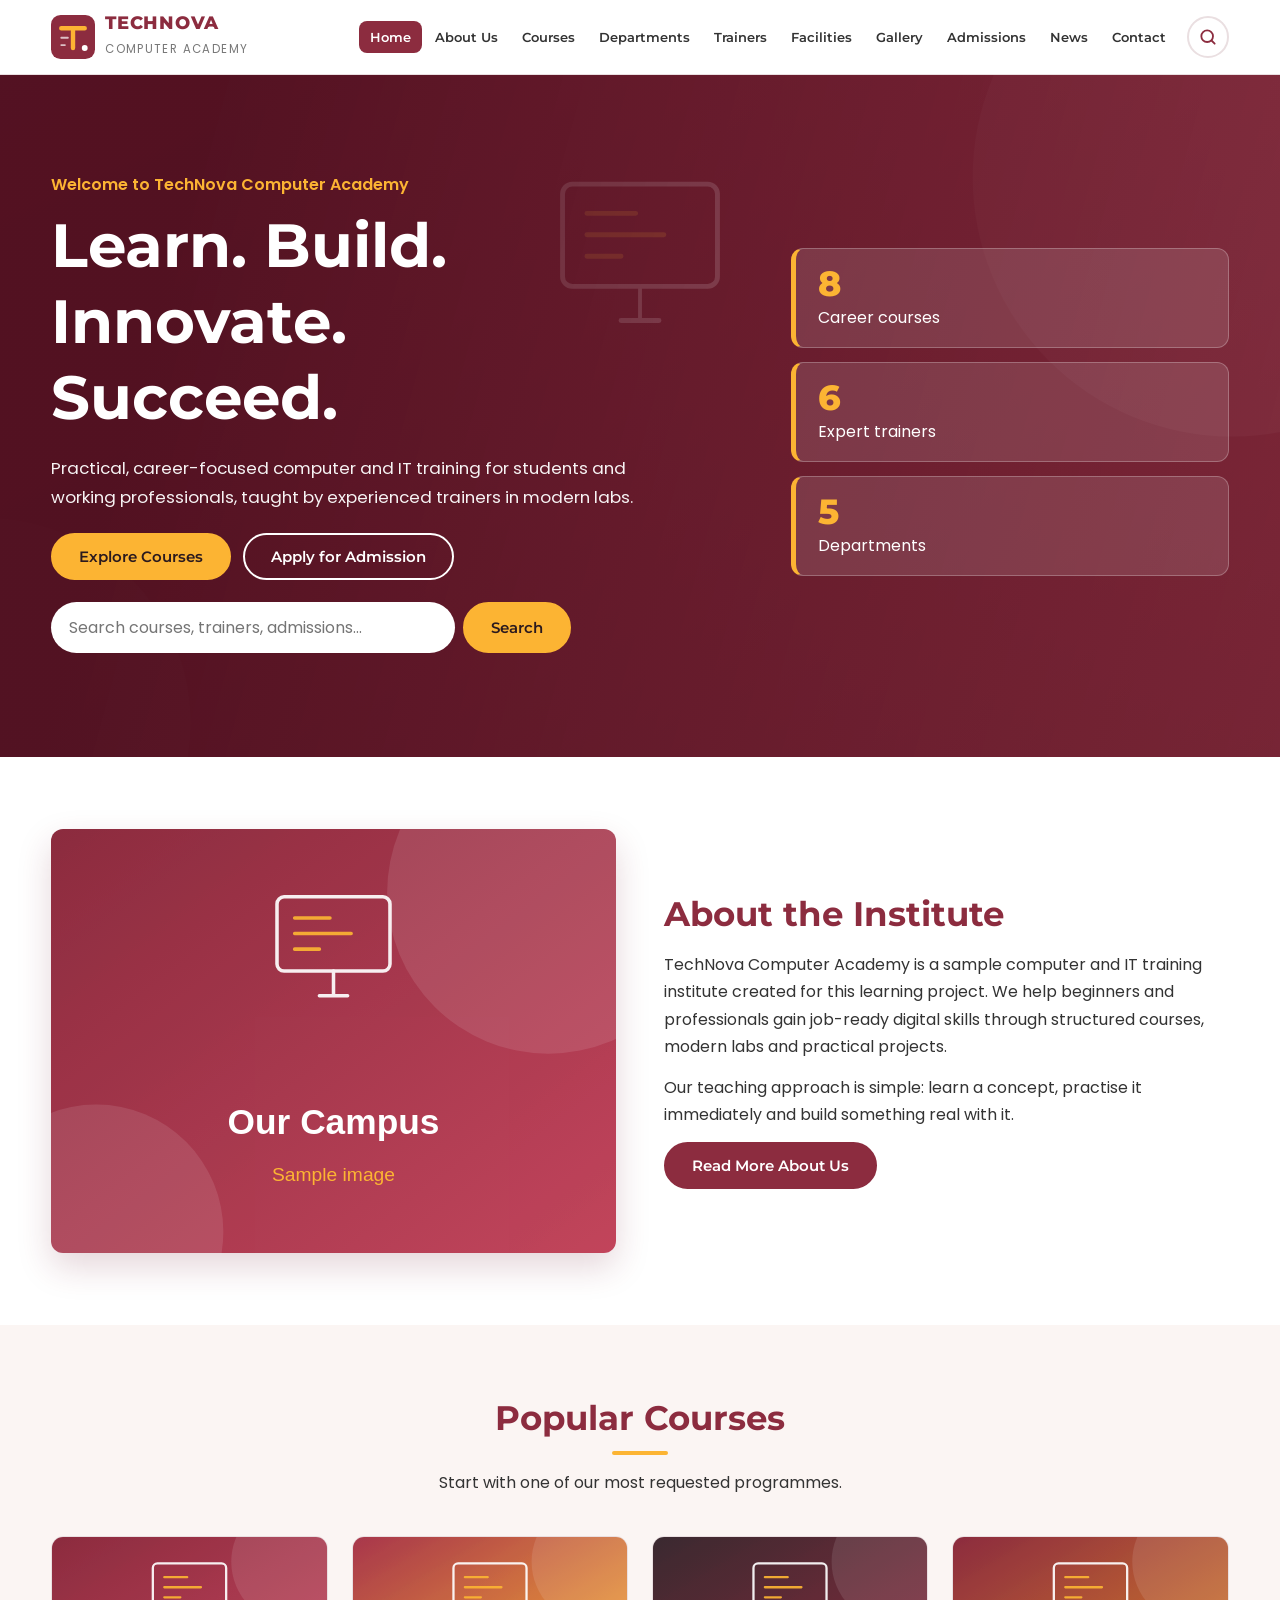
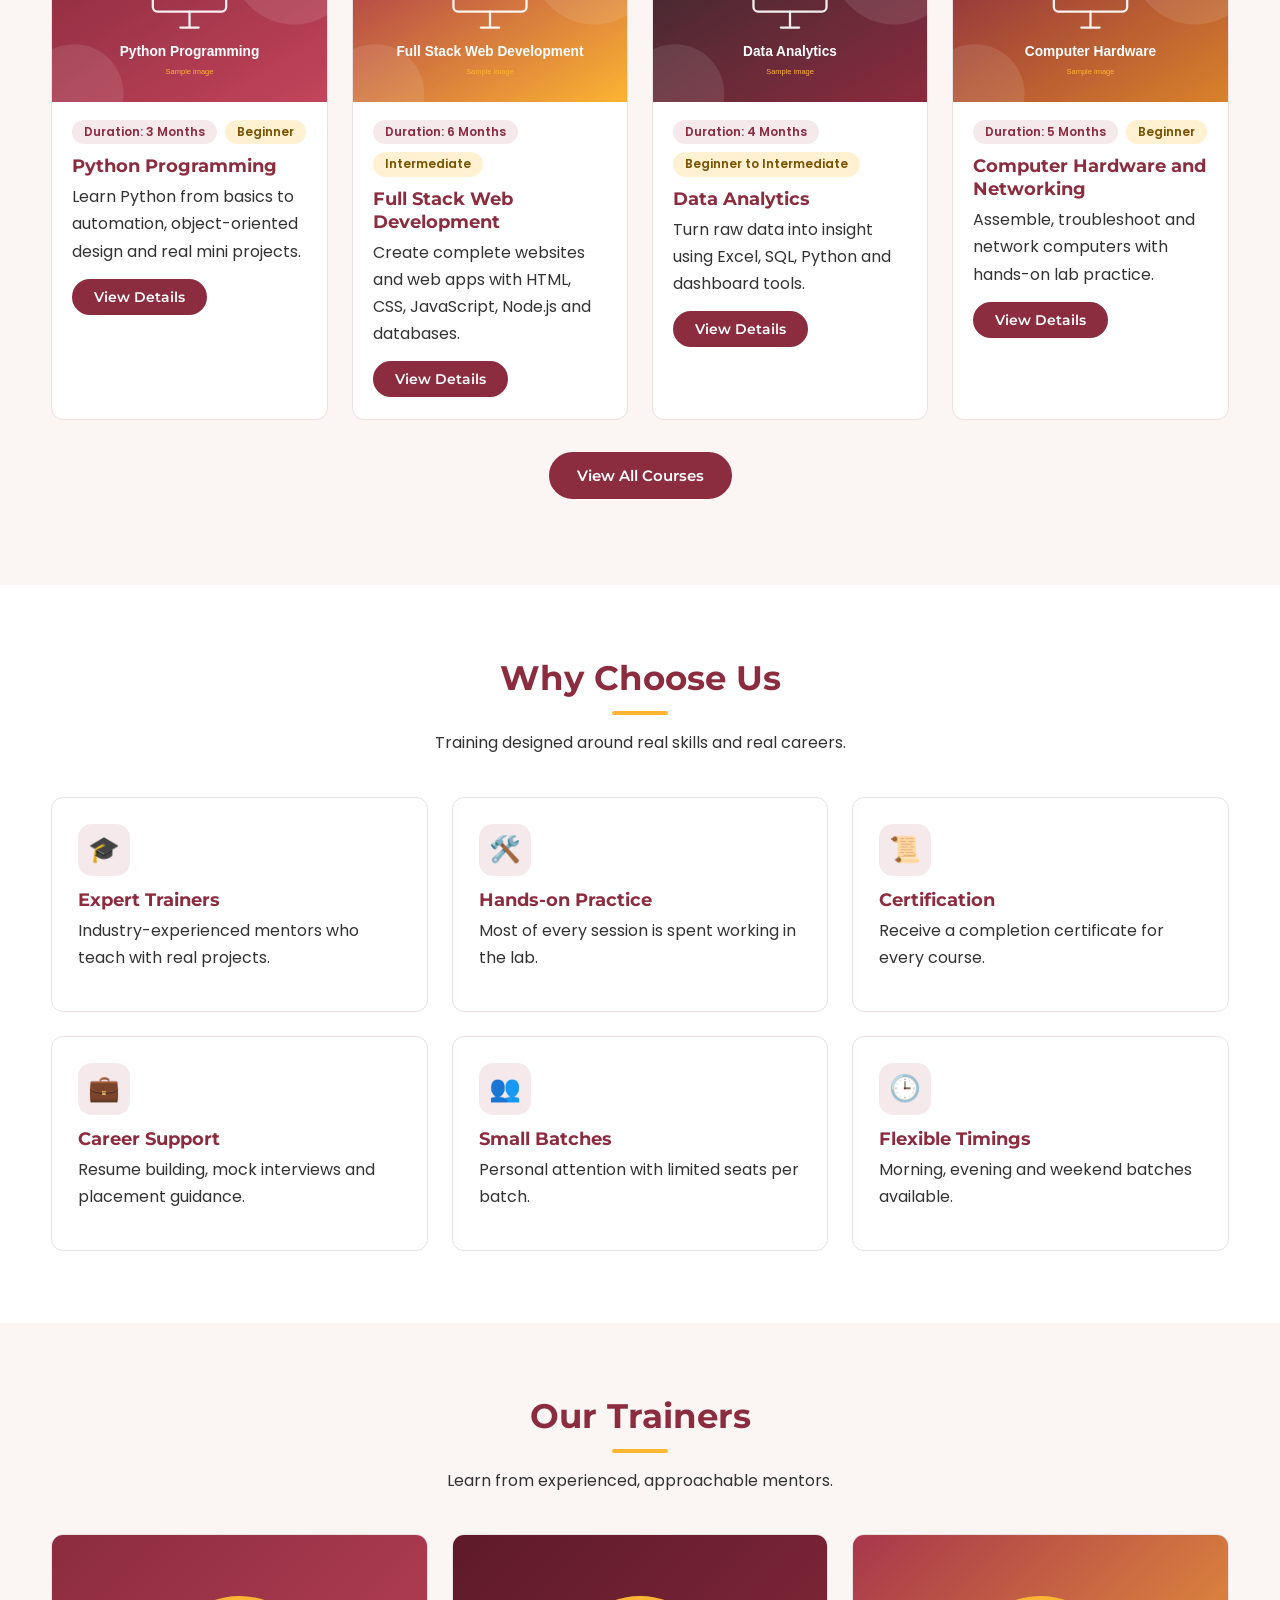
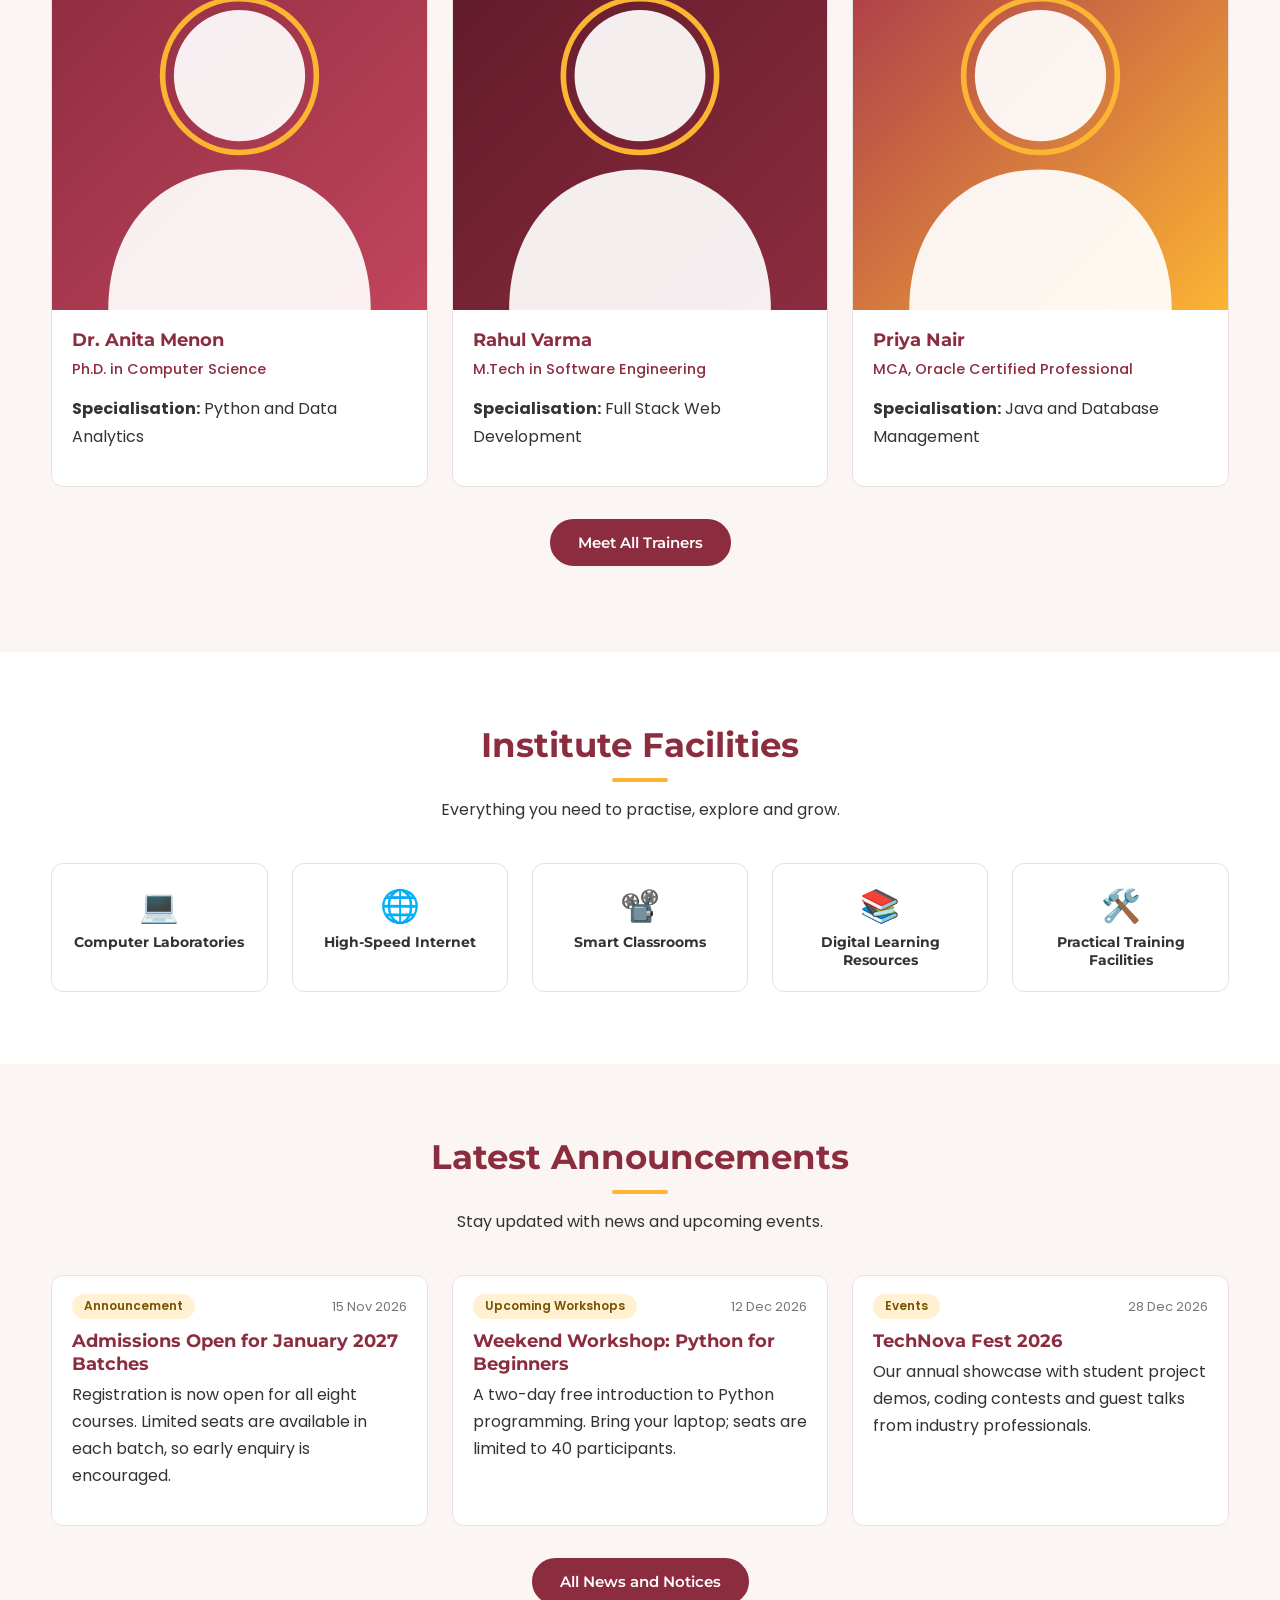
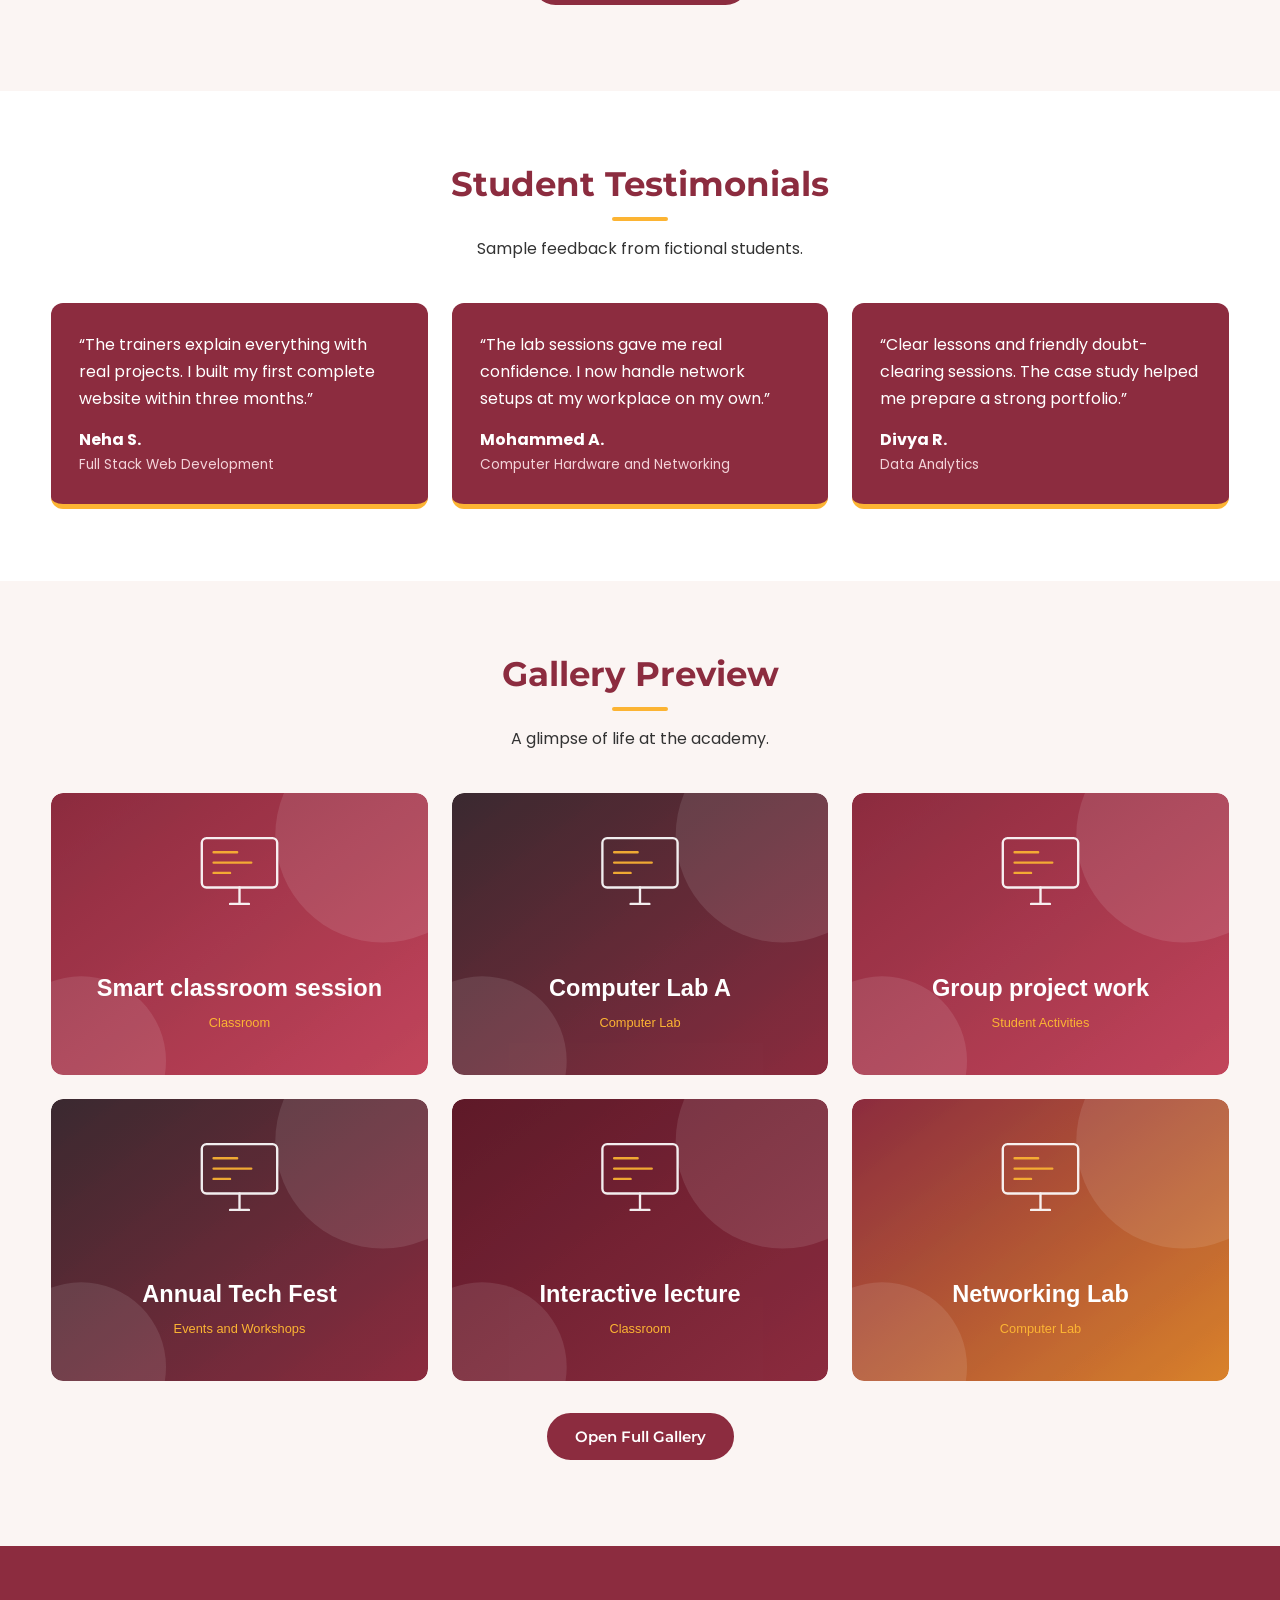
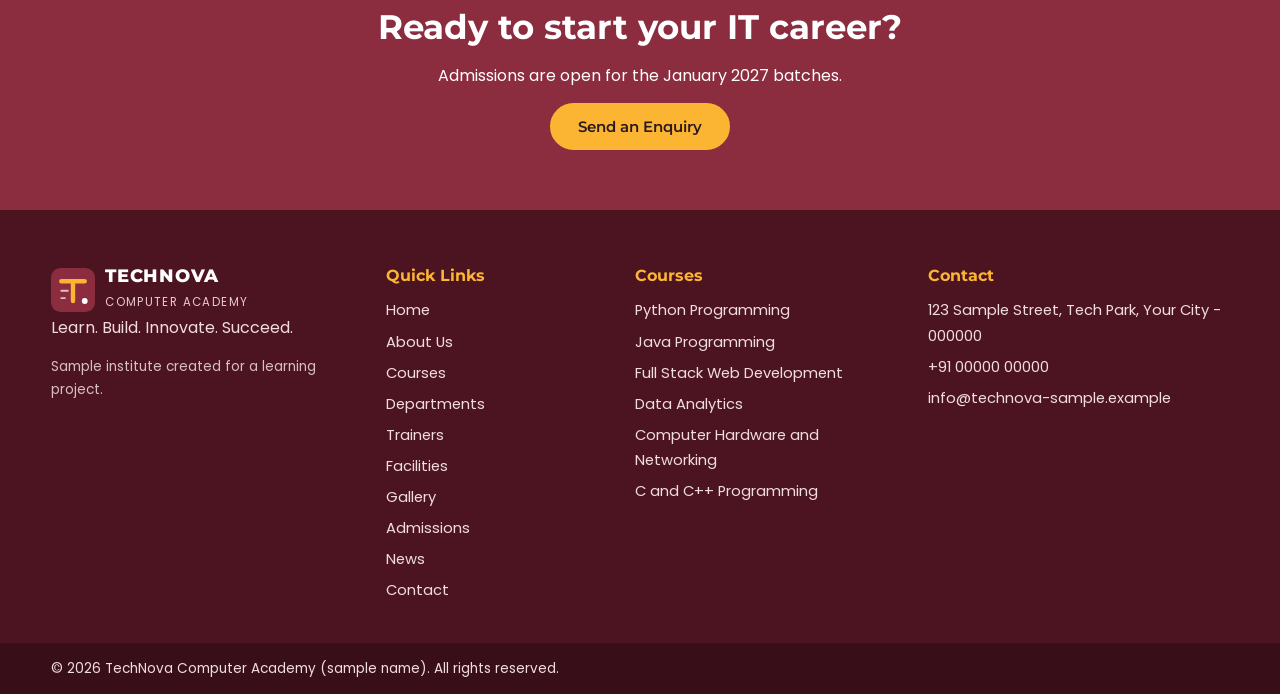
<file: index.html>
<!DOCTYPE html>
<html lang="en"><head><meta charset="utf-8"><meta name="viewport" content="width=device-width,initial-scale=1">
<title>Home | TechNova Computer Academy</title><meta name="description" content="TechNova Computer Academy - Learn. Build. Innovate. Succeed. Computer and IT training institute.">
<link rel="icon" href="img/logo/logo.svg" type="image/svg+xml">
<link rel="preconnect" href="https://fonts.googleapis.com"><link rel="preconnect" href="https://fonts.gstatic.com" crossorigin>
<link href="https://fonts.googleapis.com/css2?family=Montserrat:wght@500;600;700;800&amp;family=Poppins:wght@300;400;500;600&amp;display=swap" rel="stylesheet">
<link rel="stylesheet" href="css/style.css"><link rel="stylesheet" href="css/responsive.css">
<script src="js/main.js" defer></script><script src="js/search.js" defer></script><script src="js/validation.js" defer></script></head>
<body>
<a class="skip" href="#main">Skip to main content</a>
<header class="site-header"><div class="container nav-wrap">
<a class="brand" href="index.html" aria-label="TechNova Computer Academy home"><img src="img/logo/logo.svg" alt="" width="44" height="44"><span><b>TECHNOVA</b><small>Computer Academy</small></span></a>
<nav id="nav" class="nav" aria-label="Main navigation"><ul><li><a href="index.html" class="active" aria-current="page">Home</a></li><li><a href="about.html">About Us</a></li><li><a href="courses.html">Courses</a></li><li><a href="departments.html">Departments</a></li><li><a href="trainers.html">Trainers</a></li><li><a href="facilities.html">Facilities</a></li><li><a href="gallery.html">Gallery</a></li><li><a href="admissions.html">Admissions</a></li><li><a href="news.html">News</a></li><li><a href="contact.html">Contact</a></li></ul></nav>
<button class="icon-btn search-toggle" type="button" aria-label="Open site search"><svg width="20" height="20" viewBox="0 0 24 24" fill="none" stroke="currentColor" stroke-width="2.2" stroke-linecap="round" aria-hidden="true"><circle cx="11" cy="11" r="7"/><path d="m20 20-3.5-3.5"/></svg></button>
<button class="menu-toggle" type="button" aria-expanded="false" aria-controls="nav" aria-label="Toggle menu"><span></span><span></span><span></span></button>
</div></header>
<div class="search-overlay" id="searchOverlay" hidden role="dialog" aria-modal="true" aria-label="Site search"><div class="search-panel">
<form class="search-form" role="search" autocomplete="off"><label for="siteSearch" class="sr">Search the website</label><input id="siteSearch" type="search" placeholder="Search courses, trainers, admissions, news..."><button class="btn" type="submit">Search</button><button class="search-close" type="button" aria-label="Close search">&times;</button></form>
<p class="search-status" aria-live="polite"></p><ul class="search-results"></ul></div></div>
<main id="main">

<section class="hero"><div class="container hero-inner">
<div class="hero-text"><p class="welcome">Welcome to TechNova Computer Academy</p><h1>Learn. Build. Innovate. Succeed.</h1>
<p class="lead">Practical, career-focused computer and IT training for students and working professionals, taught by experienced trainers in modern labs.</p>
<div class="hero-actions"><a class="btn btn-gold" href="courses.html">Explore Courses</a><a class="btn btn-outline" href="admissions.html">Apply for Admission</a></div>
<form class="hero-search" role="search" data-search-form><label for="heroSearch" class="sr">Search the website</label><input id="heroSearch" type="search" placeholder="Search courses, trainers, admissions..."><button class="btn btn-gold" type="submit">Search</button></form></div>
<div class="hero-stats" aria-label="Institute highlights (sample figures)"><div><b>8</b><span>Career courses</span></div><div><b>6</b><span>Expert trainers</span></div><div><b>5</b><span>Departments</span></div></div></div></section>
<section class="section"><div class="container split"><div class="reveal"><img class="round" src="img/banners/about.svg" alt="TechNova campus sample image" width="800" height="600" loading="lazy"></div>
<div class="reveal"><h2 class="left">About the Institute</h2><p>TechNova Computer Academy is a sample computer and IT training institute created for this learning project. We help beginners and professionals gain job-ready digital skills through structured courses, modern labs and practical projects.</p><p>Our teaching approach is simple: learn a concept, practise it immediately and build something real with it.</p><a class="btn" href="about.html">Read More About Us</a></div></div></section>
<section class="section alt"><div class="container"><div class="sec-head reveal"><h2>Popular Courses</h2><p>Start with one of our most requested programmes.</p></div><div class="grid g4"><article class="card course" id="python"><img src="img/courses/python.svg" alt="Python Programming course banner" width="600" height="360" loading="lazy">
<div class="card-body"><div class="tags"><span class="tag">Duration: 3 Months</span><span class="tag gold">Beginner</span></div><h3>Python Programming</h3><p>Learn Python from basics to automation, object-oriented design and real mini projects.</p><a class="btn btn-sm" href="courses.html#python">View Details</a></div></article><article class="card course" id="fullstack"><img src="img/courses/fullstack.svg" alt="Full Stack Web Development course banner" width="600" height="360" loading="lazy">
<div class="card-body"><div class="tags"><span class="tag">Duration: 6 Months</span><span class="tag gold">Intermediate</span></div><h3>Full Stack Web Development</h3><p>Create complete websites and web apps with HTML, CSS, JavaScript, Node.js and databases.</p><a class="btn btn-sm" href="courses.html#fullstack">View Details</a></div></article><article class="card course" id="analytics"><img src="img/courses/analytics.svg" alt="Data Analytics course banner" width="600" height="360" loading="lazy">
<div class="card-body"><div class="tags"><span class="tag">Duration: 4 Months</span><span class="tag gold">Beginner to Intermediate</span></div><h3>Data Analytics</h3><p>Turn raw data into insight using Excel, SQL, Python and dashboard tools.</p><a class="btn btn-sm" href="courses.html#analytics">View Details</a></div></article><article class="card course" id="networking"><img src="img/courses/networking.svg" alt="Computer Hardware and Networking course banner" width="600" height="360" loading="lazy">
<div class="card-body"><div class="tags"><span class="tag">Duration: 5 Months</span><span class="tag gold">Beginner</span></div><h3>Computer Hardware and Networking</h3><p>Assemble, troubleshoot and network computers with hands-on lab practice.</p><a class="btn btn-sm" href="courses.html#networking">View Details</a></div></article></div><p class="center mt"><a class="btn" href="courses.html">View All Courses</a></p></div></section>
<section class="section"><div class="container"><div class="sec-head reveal"><h2>Why Choose Us</h2><p>Training designed around real skills and real careers.</p></div><div class="grid g3"><div class="feature reveal"><span class="ico" aria-hidden="true">🎓</span><h3>Expert Trainers</h3><p>Industry-experienced mentors who teach with real projects.</p></div><div class="feature reveal"><span class="ico" aria-hidden="true">🛠️</span><h3>Hands-on Practice</h3><p>Most of every session is spent working in the lab.</p></div><div class="feature reveal"><span class="ico" aria-hidden="true">📜</span><h3>Certification</h3><p>Receive a completion certificate for every course.</p></div><div class="feature reveal"><span class="ico" aria-hidden="true">💼</span><h3>Career Support</h3><p>Resume building, mock interviews and placement guidance.</p></div><div class="feature reveal"><span class="ico" aria-hidden="true">👥</span><h3>Small Batches</h3><p>Personal attention with limited seats per batch.</p></div><div class="feature reveal"><span class="ico" aria-hidden="true">🕒</span><h3>Flexible Timings</h3><p>Morning, evening and weekend batches available.</p></div></div></div></section>
<section class="section alt"><div class="container"><div class="sec-head reveal"><h2>Our Trainers</h2><p>Learn from experienced, approachable mentors.</p></div><div class="grid g3"><article class="card trainer" id="t1"><img src="img/trainers/t1.svg" alt="Portrait of Dr. Anita Menon" width="400" height="400" loading="lazy">
<div class="card-body"><h3>Dr. Anita Menon</h3><p class="qual">Ph.D. in Computer Science</p><p><b>Specialisation:</b> Python and Data Analytics</p></div></article><article class="card trainer" id="t2"><img src="img/trainers/t2.svg" alt="Portrait of Rahul Varma" width="400" height="400" loading="lazy">
<div class="card-body"><h3>Rahul Varma</h3><p class="qual">M.Tech in Software Engineering</p><p><b>Specialisation:</b> Full Stack Web Development</p></div></article><article class="card trainer" id="t3"><img src="img/trainers/t3.svg" alt="Portrait of Priya Nair" width="400" height="400" loading="lazy">
<div class="card-body"><h3>Priya Nair</h3><p class="qual">MCA, Oracle Certified Professional</p><p><b>Specialisation:</b> Java and Database Management</p></div></article></div><p class="center mt"><a class="btn" href="trainers.html">Meet All Trainers</a></p></div></section>
<section class="section"><div class="container"><div class="sec-head reveal"><h2>Institute Facilities</h2><p>Everything you need to practise, explore and grow.</p></div><div class="grid g5"><a class="mini-fac" href="facilities.html#labs"><span aria-hidden="true">💻</span><b>Computer Laboratories</b></a><a class="mini-fac" href="facilities.html#internet"><span aria-hidden="true">🌐</span><b>High-Speed Internet</b></a><a class="mini-fac" href="facilities.html#classrooms"><span aria-hidden="true">📽️</span><b>Smart Classrooms</b></a><a class="mini-fac" href="facilities.html#digital"><span aria-hidden="true">📚</span><b>Digital Learning Resources</b></a><a class="mini-fac" href="facilities.html#practical"><span aria-hidden="true">🛠️</span><b>Practical Training Facilities</b></a></div></div></section>
<section class="section alt"><div class="container"><div class="sec-head reveal"><h2>Latest Announcements</h2><p>Stay updated with news and upcoming events.</p></div><div class="grid g3"><article class="card news" id="n1"><div class="card-body"><div class="tags"><span class="tag gold">Announcement</span><span class="date">15 Nov 2026</span></div><h3>Admissions Open for January 2027 Batches</h3><p>Registration is now open for all eight courses. Limited seats are available in each batch, so early enquiry is encouraged.</p></div></article><article class="card news" id="n3"><div class="card-body"><div class="tags"><span class="tag gold">Upcoming Workshops</span><span class="date">12 Dec 2026</span></div><h3>Weekend Workshop: Python for Beginners</h3><p>A two-day free introduction to Python programming. Bring your laptop; seats are limited to 40 participants.</p></div></article><article class="card news" id="n5"><div class="card-body"><div class="tags"><span class="tag gold">Events</span><span class="date">28 Dec 2026</span></div><h3>TechNova Fest 2026</h3><p>Our annual showcase with student project demos, coding contests and guest talks from industry professionals.</p></div></article></div><p class="center mt"><a class="btn" href="news.html">All News and Notices</a></p></div></section>
<section class="section"><div class="container"><div class="sec-head reveal"><h2>Student Testimonials</h2><p>Sample feedback from fictional students.</p></div><div class="grid g3"><blockquote class="testi reveal"><p>&ldquo;The trainers explain everything with real projects. I built my first complete website within three months.&rdquo;</p><footer><b>Neha S.</b><span>Full Stack Web Development</span></footer></blockquote><blockquote class="testi reveal"><p>&ldquo;The lab sessions gave me real confidence. I now handle network setups at my workplace on my own.&rdquo;</p><footer><b>Mohammed A.</b><span>Computer Hardware and Networking</span></footer></blockquote><blockquote class="testi reveal"><p>&ldquo;Clear lessons and friendly doubt-clearing sessions. The case study helped me prepare a strong portfolio.&rdquo;</p><footer><b>Divya R.</b><span>Data Analytics</span></footer></blockquote></div></div></section>
<section class="section alt"><div class="container"><div class="sec-head reveal"><h2>Gallery Preview</h2><p>A glimpse of life at the academy.</p></div><div class="grid g3 gal-prev"><a href="gallery.html"><img src="img/gallery/classroom-1.svg" alt="Smart classroom session" width="800" height="600" loading="lazy"></a><a href="gallery.html"><img src="img/gallery/lab-1.svg" alt="Computer Lab A" width="800" height="600" loading="lazy"></a><a href="gallery.html"><img src="img/gallery/students-1.svg" alt="Group project work" width="800" height="600" loading="lazy"></a><a href="gallery.html"><img src="img/gallery/event-1.svg" alt="Annual Tech Fest" width="800" height="600" loading="lazy"></a><a href="gallery.html"><img src="img/gallery/classroom-2.svg" alt="Interactive lecture" width="800" height="600" loading="lazy"></a><a href="gallery.html"><img src="img/gallery/lab-2.svg" alt="Networking Lab" width="800" height="600" loading="lazy"></a></div><p class="center mt"><a class="btn" href="gallery.html">Open Full Gallery</a></p></div></section>
<section class="cta"><div class="container"><h2>Ready to start your IT career?</h2><p>Admissions are open for the January 2027 batches.</p><a class="btn btn-gold" href="admissions.html#enquiry">Send an Enquiry</a></div></section>
</main>
<footer class="site-footer"><div class="container foot-grid">
<div><a class="brand light" href="index.html"><img src="img/logo/logo.svg" alt="" width="44" height="44"><span><b>TECHNOVA</b><small>Computer Academy</small></span></a><p>Learn. Build. Innovate. Succeed.</p><p class="small">Sample institute created for a learning project.</p></div>
<div><h4>Quick Links</h4><ul><li><a href="index.html">Home</a></li><li><a href="about.html">About Us</a></li><li><a href="courses.html">Courses</a></li><li><a href="departments.html">Departments</a></li><li><a href="trainers.html">Trainers</a></li><li><a href="facilities.html">Facilities</a></li><li><a href="gallery.html">Gallery</a></li><li><a href="admissions.html">Admissions</a></li><li><a href="news.html">News</a></li><li><a href="contact.html">Contact</a></li></ul></div>
<div><h4>Courses</h4><ul><li><a href="courses.html#python">Python Programming</a></li><li><a href="courses.html#java">Java Programming</a></li><li><a href="courses.html#fullstack">Full Stack Web Development</a></li><li><a href="courses.html#analytics">Data Analytics</a></li><li><a href="courses.html#networking">Computer Hardware and Networking</a></li><li><a href="courses.html#cpp">C and C++ Programming</a></li></ul></div>
<div><h4>Contact</h4><ul class="plain"><li>123 Sample Street, Tech Park, Your City - 000000</li><li>+91 00000 00000</li><li>info@technova-sample.example</li></ul></div>
</div><div class="foot-bar"><div class="container"><p>&copy; <span data-year>2026</span> TechNova Computer Academy (sample name). All rights reserved.</p></div></div></footer>
</body></html>
</file>
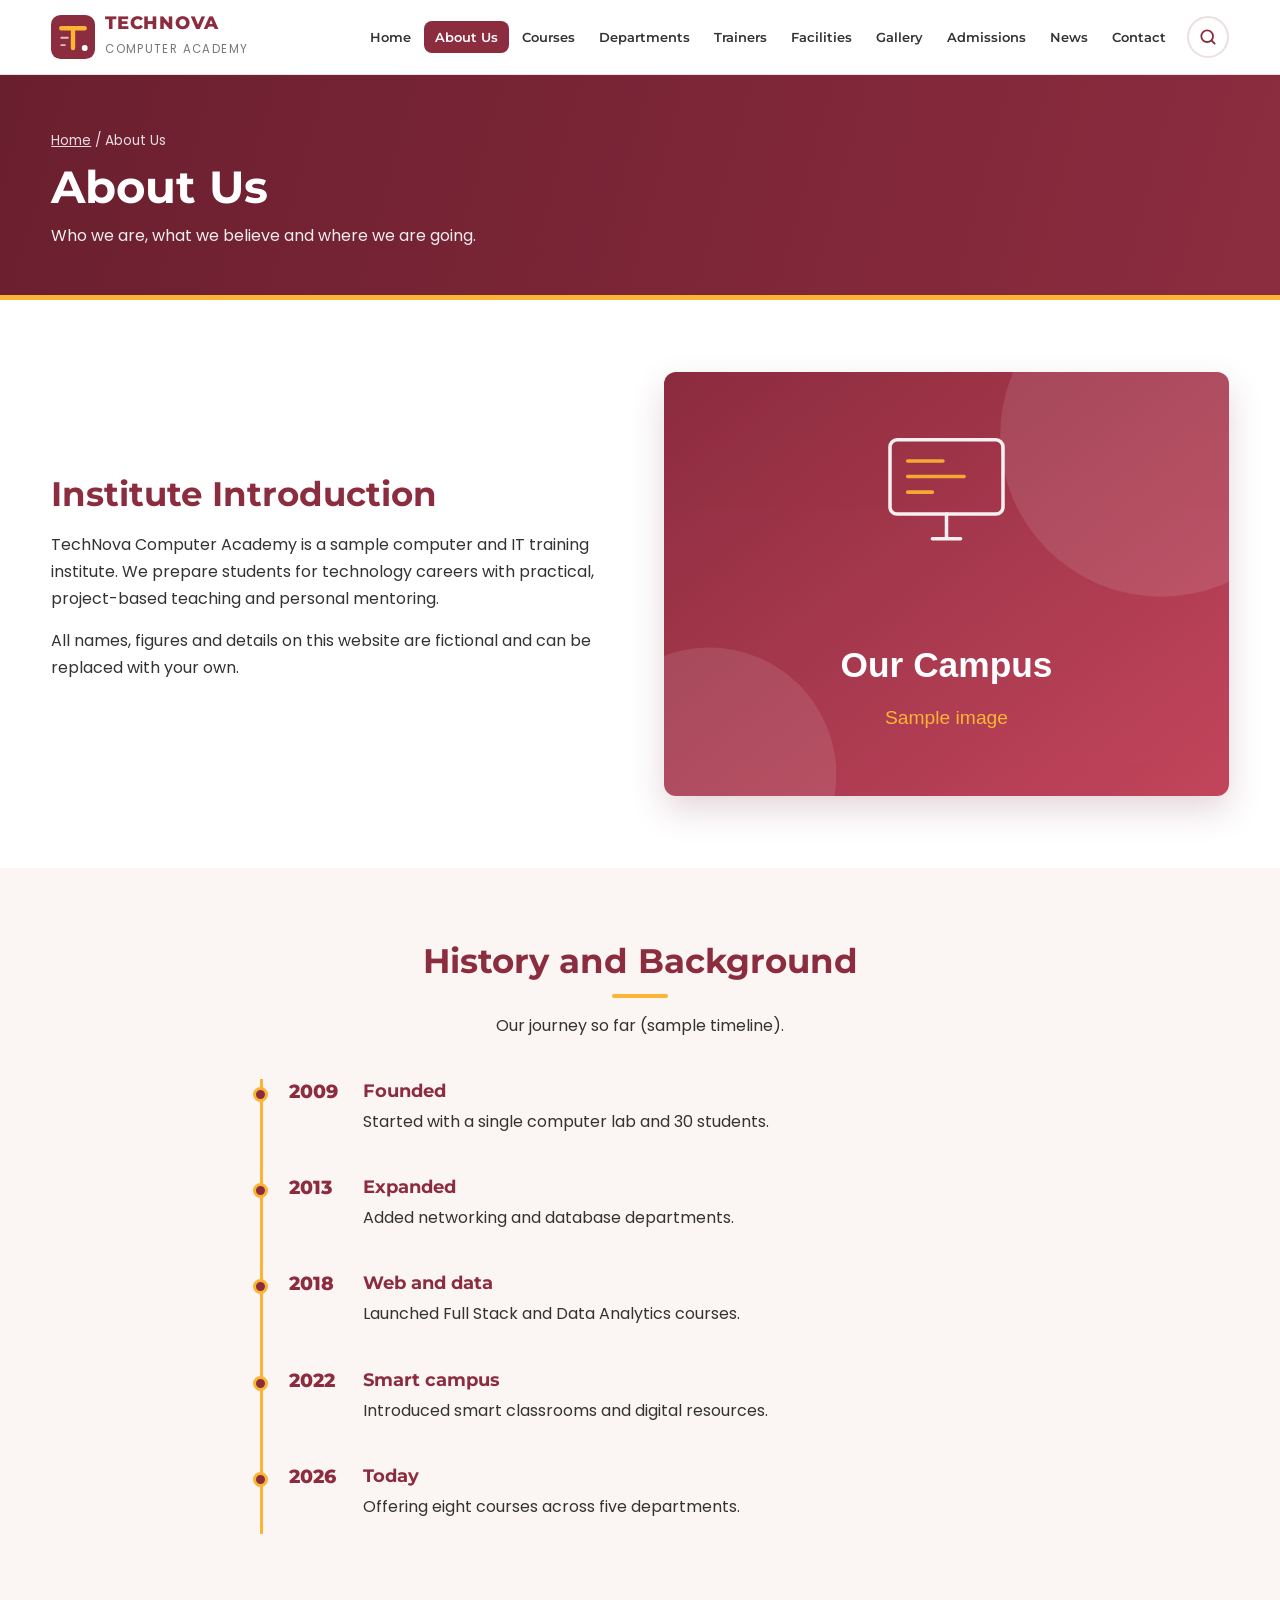
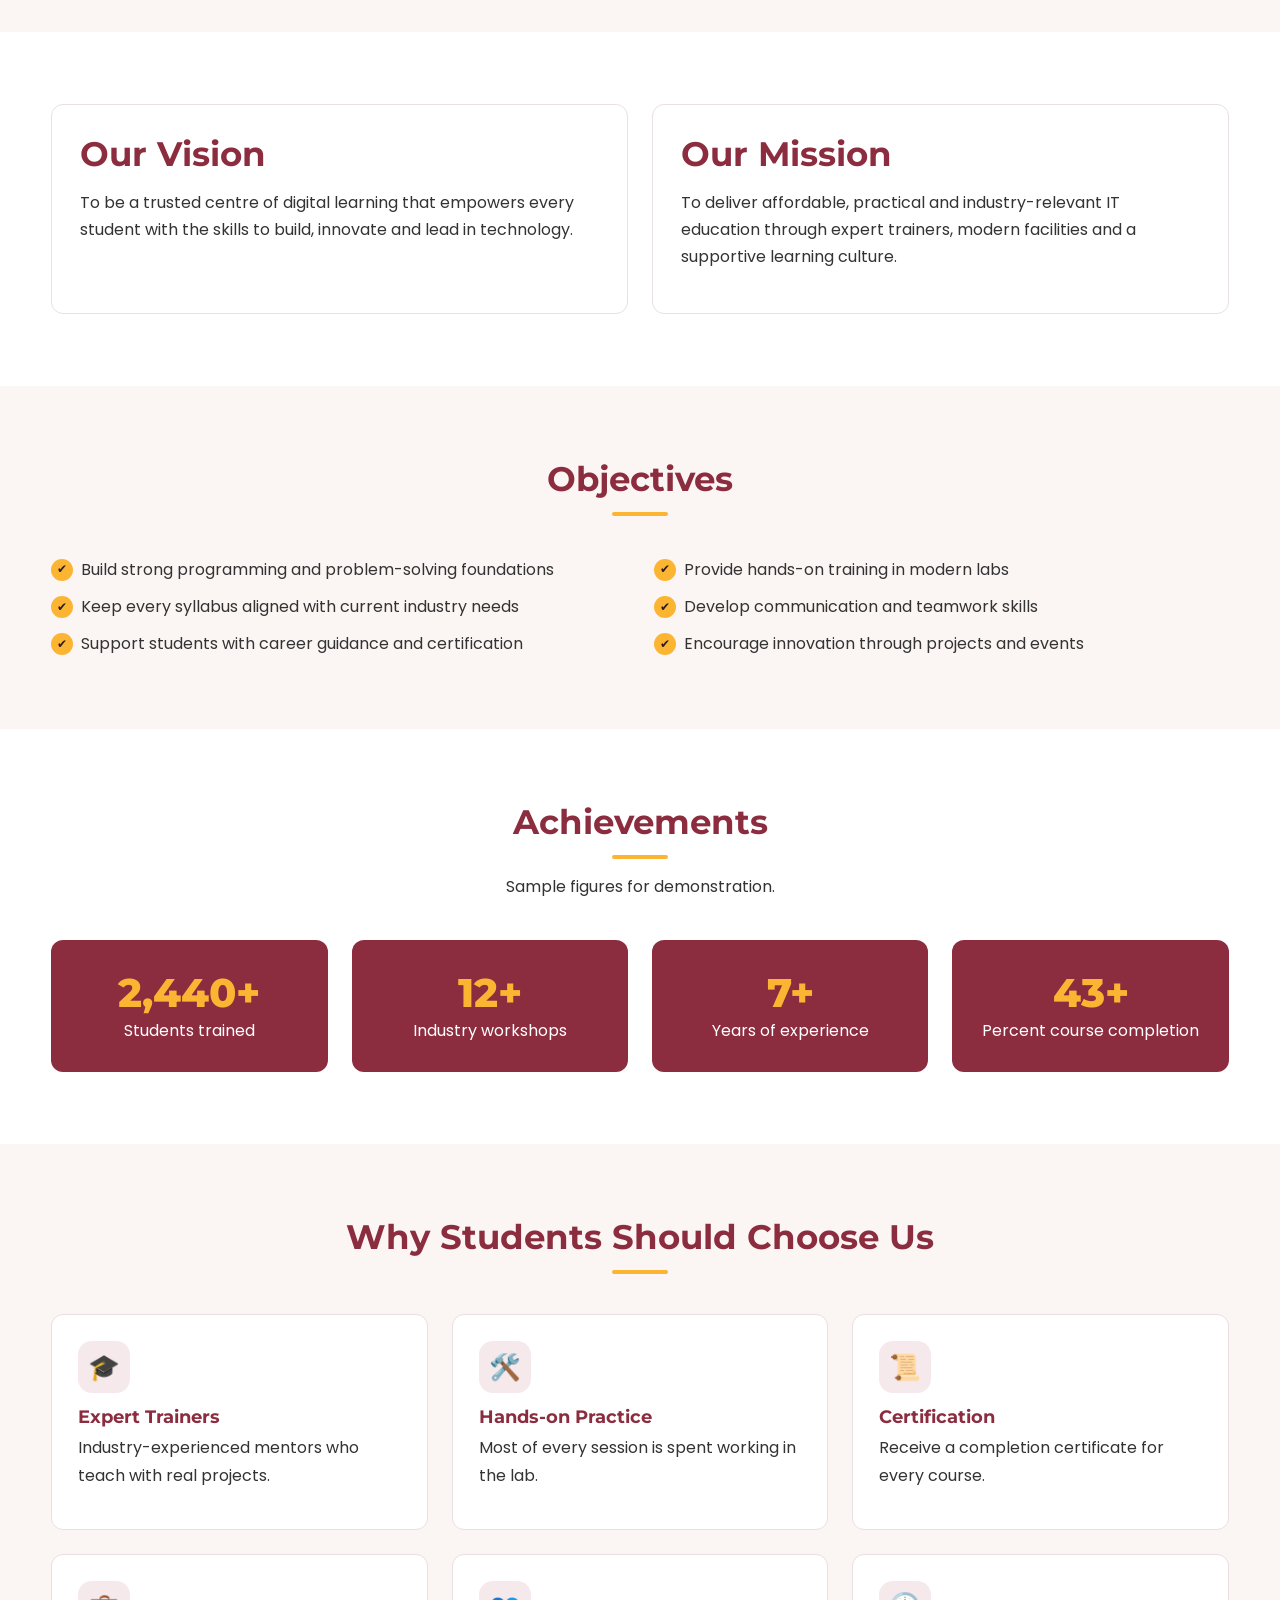
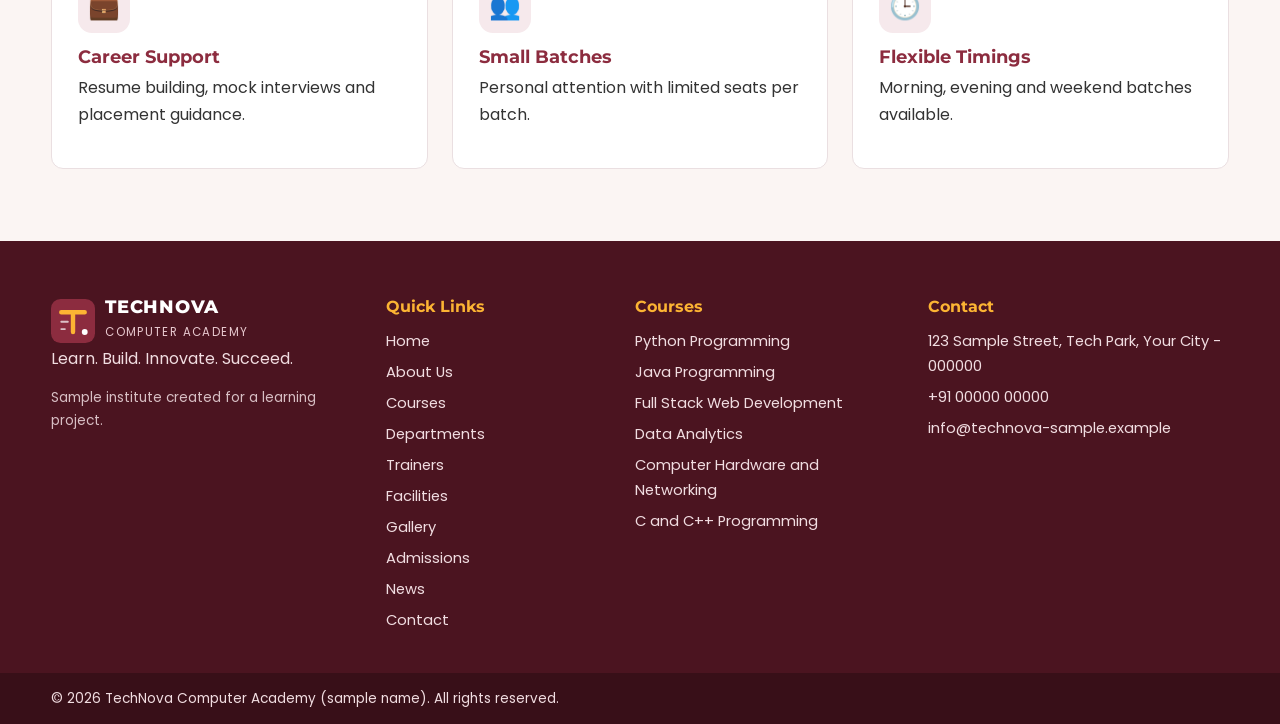
<file: about.html>
<!DOCTYPE html>
<html lang="en"><head><meta charset="utf-8"><meta name="viewport" content="width=device-width,initial-scale=1">
<title>About Us | TechNova Computer Academy</title><meta name="description" content="Who we are, what we believe and where we are going.">
<link rel="icon" href="img/logo/logo.svg" type="image/svg+xml">
<link rel="preconnect" href="https://fonts.googleapis.com"><link rel="preconnect" href="https://fonts.gstatic.com" crossorigin>
<link href="https://fonts.googleapis.com/css2?family=Montserrat:wght@500;600;700;800&amp;family=Poppins:wght@300;400;500;600&amp;display=swap" rel="stylesheet">
<link rel="stylesheet" href="css/style.css"><link rel="stylesheet" href="css/responsive.css">
<script src="js/main.js" defer></script><script src="js/search.js" defer></script><script src="js/validation.js" defer></script></head>
<body>
<a class="skip" href="#main">Skip to main content</a>
<header class="site-header"><div class="container nav-wrap">
<a class="brand" href="index.html" aria-label="TechNova Computer Academy home"><img src="img/logo/logo.svg" alt="" width="44" height="44"><span><b>TECHNOVA</b><small>Computer Academy</small></span></a>
<nav id="nav" class="nav" aria-label="Main navigation"><ul><li><a href="index.html">Home</a></li><li><a href="about.html" class="active" aria-current="page">About Us</a></li><li><a href="courses.html">Courses</a></li><li><a href="departments.html">Departments</a></li><li><a href="trainers.html">Trainers</a></li><li><a href="facilities.html">Facilities</a></li><li><a href="gallery.html">Gallery</a></li><li><a href="admissions.html">Admissions</a></li><li><a href="news.html">News</a></li><li><a href="contact.html">Contact</a></li></ul></nav>
<button class="icon-btn search-toggle" type="button" aria-label="Open site search"><svg width="20" height="20" viewBox="0 0 24 24" fill="none" stroke="currentColor" stroke-width="2.2" stroke-linecap="round" aria-hidden="true"><circle cx="11" cy="11" r="7"/><path d="m20 20-3.5-3.5"/></svg></button>
<button class="menu-toggle" type="button" aria-expanded="false" aria-controls="nav" aria-label="Toggle menu"><span></span><span></span><span></span></button>
</div></header>
<div class="search-overlay" id="searchOverlay" hidden role="dialog" aria-modal="true" aria-label="Site search"><div class="search-panel">
<form class="search-form" role="search" autocomplete="off"><label for="siteSearch" class="sr">Search the website</label><input id="siteSearch" type="search" placeholder="Search courses, trainers, admissions, news..."><button class="btn" type="submit">Search</button><button class="search-close" type="button" aria-label="Close search">&times;</button></form>
<p class="search-status" aria-live="polite"></p><ul class="search-results"></ul></div></div>
<main id="main">
<section class="page-hero"><div class="container"><nav class="crumbs" aria-label="Breadcrumb"><a href="index.html">Home</a> / <span>About Us</span></nav><h1>About Us</h1><p>Who we are, what we believe and where we are going.</p></div></section>
<section class="section"><div class="container split"><div><h2 class="left">Institute Introduction</h2><p>TechNova Computer Academy is a sample computer and IT training institute. We prepare students for technology careers with practical, project-based teaching and personal mentoring.</p><p>All names, figures and details on this website are fictional and can be replaced with your own.</p></div><img class="round" src="img/banners/about.svg" alt="TechNova campus sample image" width="800" height="600" loading="lazy"></div></section>
<section class="section alt" id="history"><div class="container"><div class="sec-head reveal"><h2>History and Background</h2><p>Our journey so far (sample timeline).</p></div><ol class="timeline"><li class="reveal"><span class="yr">2009</span><div><h3>Founded</h3><p>Started with a single computer lab and 30 students.</p></div></li><li class="reveal"><span class="yr">2013</span><div><h3>Expanded</h3><p>Added networking and database departments.</p></div></li><li class="reveal"><span class="yr">2018</span><div><h3>Web and data</h3><p>Launched Full Stack and Data Analytics courses.</p></div></li><li class="reveal"><span class="yr">2022</span><div><h3>Smart campus</h3><p>Introduced smart classrooms and digital resources.</p></div></li><li class="reveal"><span class="yr">2026</span><div><h3>Today</h3><p>Offering eight courses across five departments.</p></div></li></ol></div></section>
<section class="section"><div class="container grid g2"><div class="card pad" id="vision"><h2>Our Vision</h2><p>To be a trusted centre of digital learning that empowers every student with the skills to build, innovate and lead in technology.</p></div><div class="card pad" id="mission"><h2>Our Mission</h2><p>To deliver affordable, practical and industry-relevant IT education through expert trainers, modern facilities and a supportive learning culture.</p></div></div></section>
<section class="section alt" id="objectives"><div class="container"><div class="sec-head reveal"><h2>Objectives</h2><p></p></div><ul class="checks"><li>Build strong programming and problem-solving foundations</li><li>Provide hands-on training in modern labs</li><li>Keep every syllabus aligned with current industry needs</li><li>Develop communication and teamwork skills</li><li>Support students with career guidance and certification</li><li>Encourage innovation through projects and events</li></ul></div></section>
<section class="section" id="achievements"><div class="container"><div class="sec-head reveal"><h2>Achievements</h2><p>Sample figures for demonstration.</p></div><div class="grid g4 stats"><div class="stat reveal"><b data-count="5000">0</b><span>Students trained</span></div><div class="stat reveal"><b data-count="25">0</b><span>Industry workshops</span></div><div class="stat reveal"><b data-count="15">0</b><span>Years of experience</span></div><div class="stat reveal"><b data-count="90">0</b><span>Percent course completion</span></div></div></div></section>
<section class="section alt" id="why"><div class="container"><div class="sec-head reveal"><h2>Why Students Should Choose Us</h2><p></p></div><div class="grid g3"><div class="feature reveal"><span class="ico" aria-hidden="true">🎓</span><h3>Expert Trainers</h3><p>Industry-experienced mentors who teach with real projects.</p></div><div class="feature reveal"><span class="ico" aria-hidden="true">🛠️</span><h3>Hands-on Practice</h3><p>Most of every session is spent working in the lab.</p></div><div class="feature reveal"><span class="ico" aria-hidden="true">📜</span><h3>Certification</h3><p>Receive a completion certificate for every course.</p></div><div class="feature reveal"><span class="ico" aria-hidden="true">💼</span><h3>Career Support</h3><p>Resume building, mock interviews and placement guidance.</p></div><div class="feature reveal"><span class="ico" aria-hidden="true">👥</span><h3>Small Batches</h3><p>Personal attention with limited seats per batch.</p></div><div class="feature reveal"><span class="ico" aria-hidden="true">🕒</span><h3>Flexible Timings</h3><p>Morning, evening and weekend batches available.</p></div></div></div></section>
</main>
<footer class="site-footer"><div class="container foot-grid">
<div><a class="brand light" href="index.html"><img src="img/logo/logo.svg" alt="" width="44" height="44"><span><b>TECHNOVA</b><small>Computer Academy</small></span></a><p>Learn. Build. Innovate. Succeed.</p><p class="small">Sample institute created for a learning project.</p></div>
<div><h4>Quick Links</h4><ul><li><a href="index.html">Home</a></li><li><a href="about.html">About Us</a></li><li><a href="courses.html">Courses</a></li><li><a href="departments.html">Departments</a></li><li><a href="trainers.html">Trainers</a></li><li><a href="facilities.html">Facilities</a></li><li><a href="gallery.html">Gallery</a></li><li><a href="admissions.html">Admissions</a></li><li><a href="news.html">News</a></li><li><a href="contact.html">Contact</a></li></ul></div>
<div><h4>Courses</h4><ul><li><a href="courses.html#python">Python Programming</a></li><li><a href="courses.html#java">Java Programming</a></li><li><a href="courses.html#fullstack">Full Stack Web Development</a></li><li><a href="courses.html#analytics">Data Analytics</a></li><li><a href="courses.html#networking">Computer Hardware and Networking</a></li><li><a href="courses.html#cpp">C and C++ Programming</a></li></ul></div>
<div><h4>Contact</h4><ul class="plain"><li>123 Sample Street, Tech Park, Your City - 000000</li><li>+91 00000 00000</li><li>info@technova-sample.example</li></ul></div>
</div><div class="foot-bar"><div class="container"><p>&copy; <span data-year>2026</span> TechNova Computer Academy (sample name). All rights reserved.</p></div></div></footer>
</body></html>
</file>
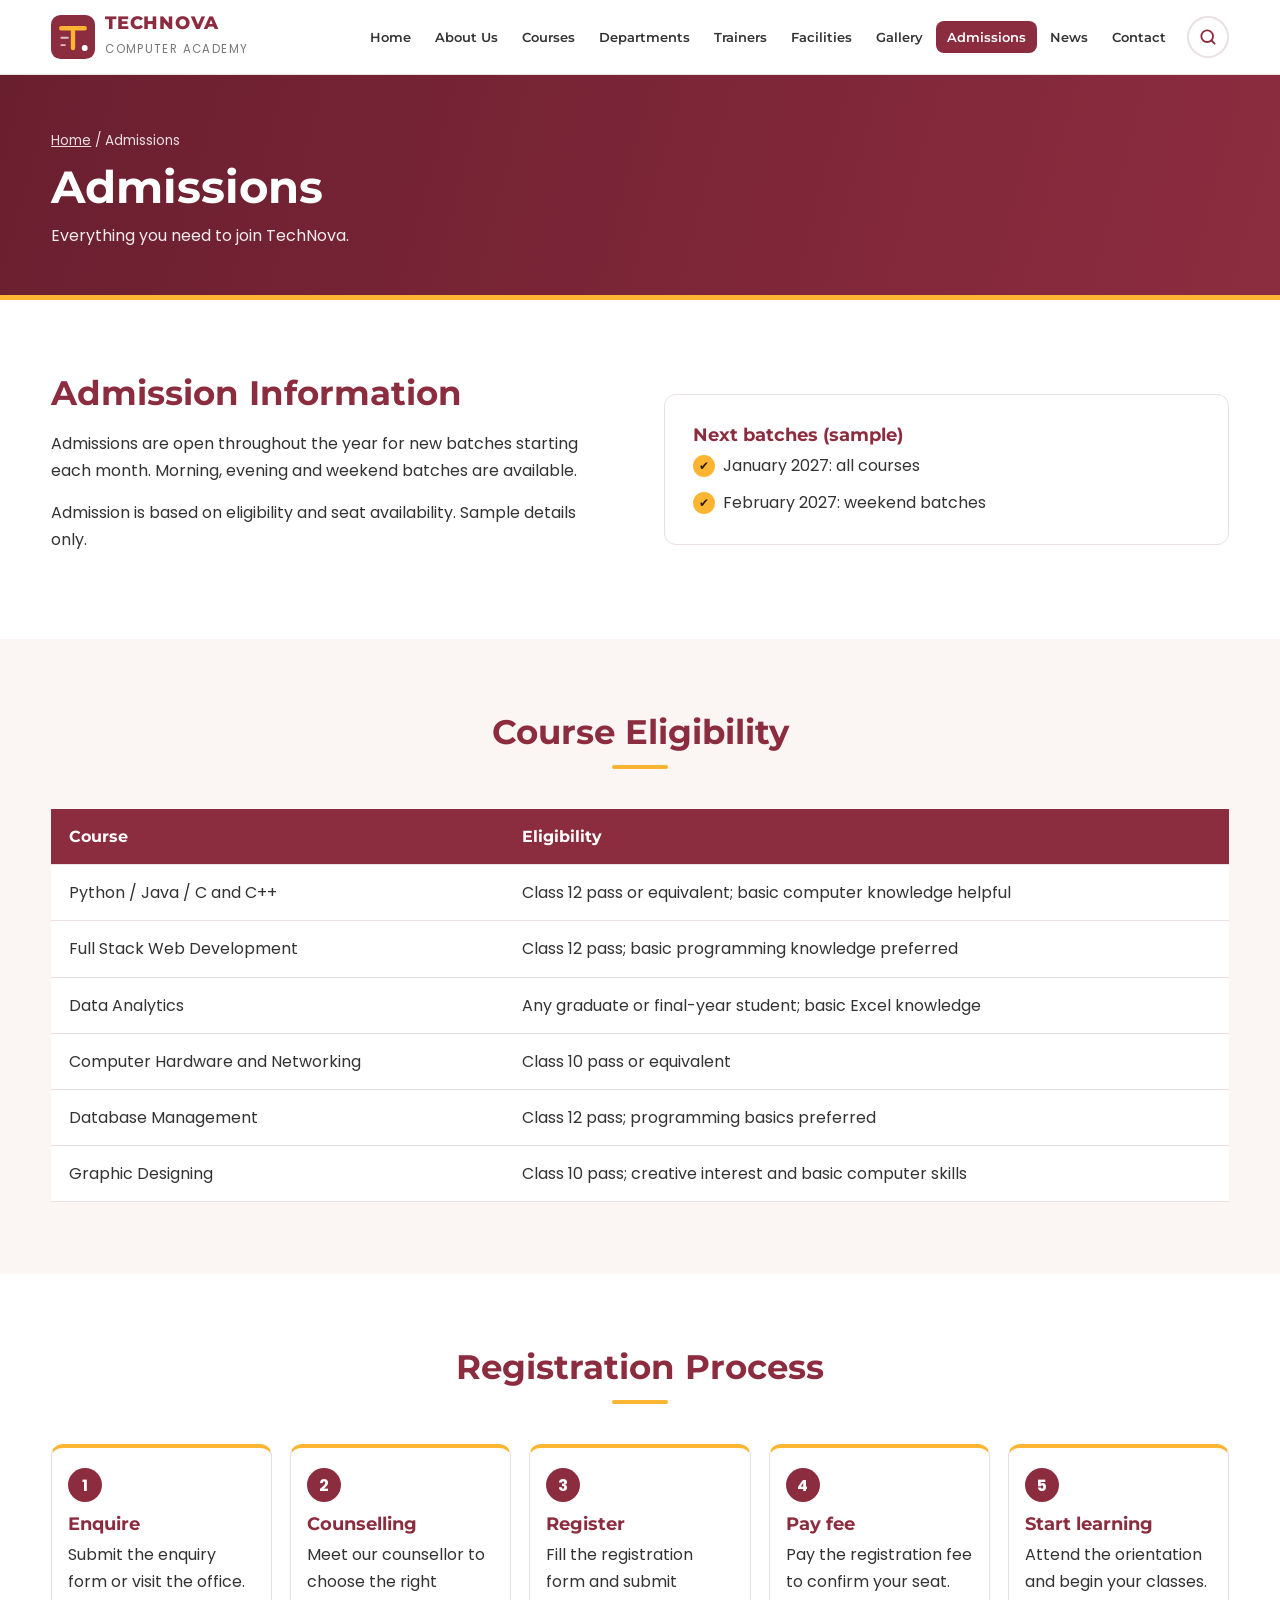
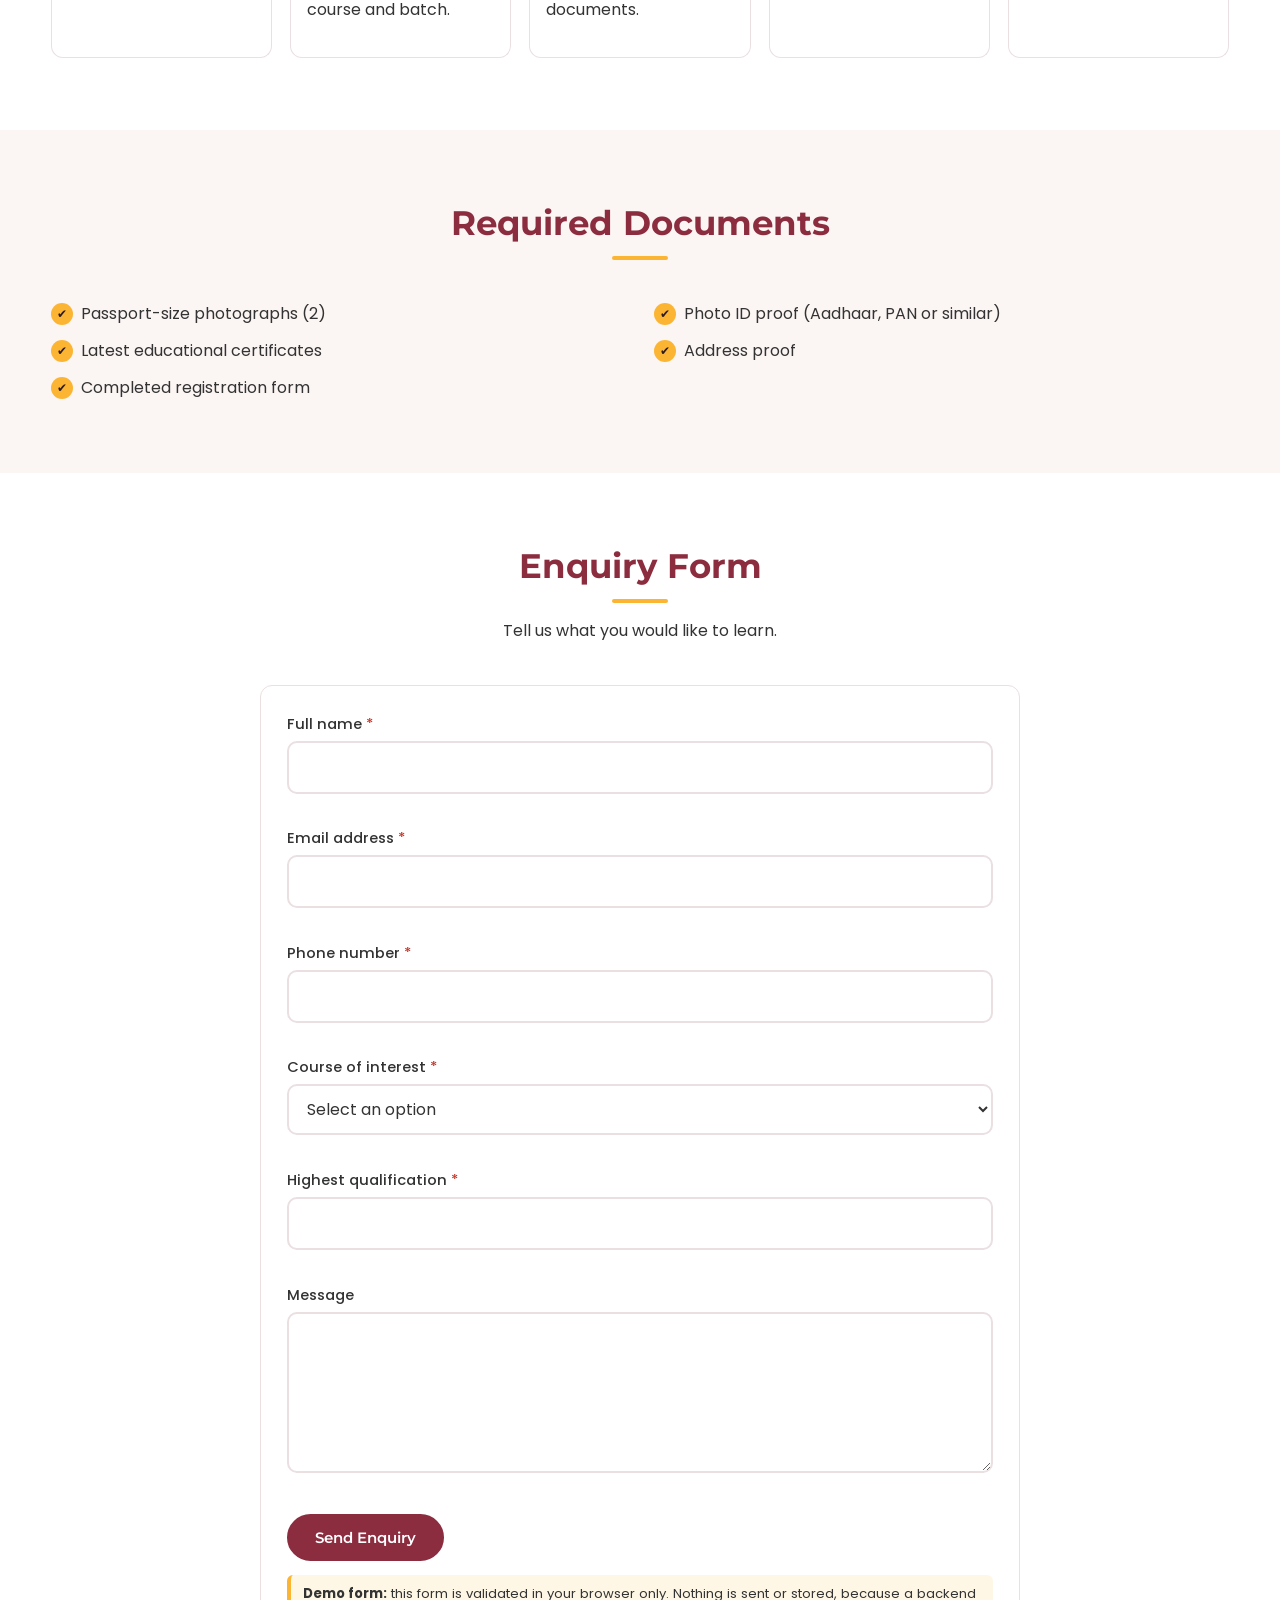
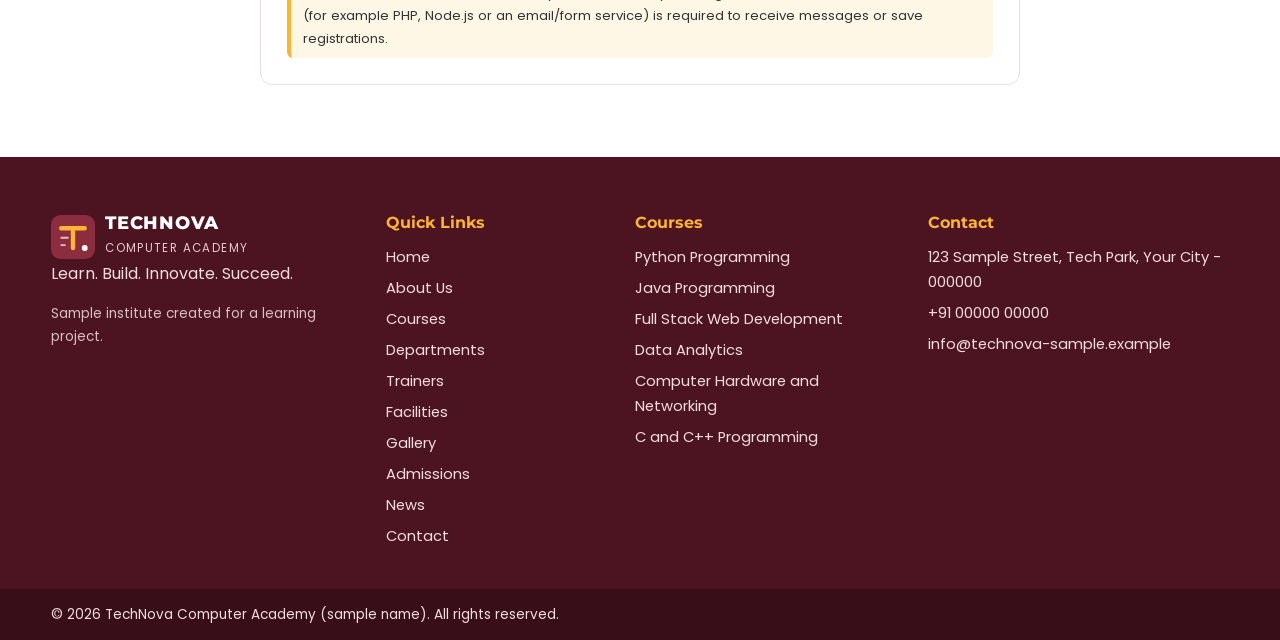
<file: admissions.html>
<!DOCTYPE html>
<html lang="en"><head><meta charset="utf-8"><meta name="viewport" content="width=device-width,initial-scale=1">
<title>Admissions | TechNova Computer Academy</title><meta name="description" content="Everything you need to join TechNova.">
<link rel="icon" href="img/logo/logo.svg" type="image/svg+xml">
<link rel="preconnect" href="https://fonts.googleapis.com"><link rel="preconnect" href="https://fonts.gstatic.com" crossorigin>
<link href="https://fonts.googleapis.com/css2?family=Montserrat:wght@500;600;700;800&amp;family=Poppins:wght@300;400;500;600&amp;display=swap" rel="stylesheet">
<link rel="stylesheet" href="css/style.css"><link rel="stylesheet" href="css/responsive.css">
<script src="js/main.js" defer></script><script src="js/search.js" defer></script><script src="js/validation.js" defer></script></head>
<body>
<a class="skip" href="#main">Skip to main content</a>
<header class="site-header"><div class="container nav-wrap">
<a class="brand" href="index.html" aria-label="TechNova Computer Academy home"><img src="img/logo/logo.svg" alt="" width="44" height="44"><span><b>TECHNOVA</b><small>Computer Academy</small></span></a>
<nav id="nav" class="nav" aria-label="Main navigation"><ul><li><a href="index.html">Home</a></li><li><a href="about.html">About Us</a></li><li><a href="courses.html">Courses</a></li><li><a href="departments.html">Departments</a></li><li><a href="trainers.html">Trainers</a></li><li><a href="facilities.html">Facilities</a></li><li><a href="gallery.html">Gallery</a></li><li><a href="admissions.html" class="active" aria-current="page">Admissions</a></li><li><a href="news.html">News</a></li><li><a href="contact.html">Contact</a></li></ul></nav>
<button class="icon-btn search-toggle" type="button" aria-label="Open site search"><svg width="20" height="20" viewBox="0 0 24 24" fill="none" stroke="currentColor" stroke-width="2.2" stroke-linecap="round" aria-hidden="true"><circle cx="11" cy="11" r="7"/><path d="m20 20-3.5-3.5"/></svg></button>
<button class="menu-toggle" type="button" aria-expanded="false" aria-controls="nav" aria-label="Toggle menu"><span></span><span></span><span></span></button>
</div></header>
<div class="search-overlay" id="searchOverlay" hidden role="dialog" aria-modal="true" aria-label="Site search"><div class="search-panel">
<form class="search-form" role="search" autocomplete="off"><label for="siteSearch" class="sr">Search the website</label><input id="siteSearch" type="search" placeholder="Search courses, trainers, admissions, news..."><button class="btn" type="submit">Search</button><button class="search-close" type="button" aria-label="Close search">&times;</button></form>
<p class="search-status" aria-live="polite"></p><ul class="search-results"></ul></div></div>
<main id="main">
<section class="page-hero"><div class="container"><nav class="crumbs" aria-label="Breadcrumb"><a href="index.html">Home</a> / <span>Admissions</span></nav><h1>Admissions</h1><p>Everything you need to join TechNova.</p></div></section>
<section class="section" id="info"><div class="container split"><div><h2 class="left">Admission Information</h2><p>Admissions are open throughout the year for new batches starting each month. Morning, evening and weekend batches are available.</p><p>Admission is based on eligibility and seat availability. Sample details only.</p></div><div class="card pad"><h3>Next batches (sample)</h3><ul class="checks one"><li>January 2027: all courses</li><li>February 2027: weekend batches</li></ul></div></div></section>
<section class="section alt" id="eligibility"><div class="container"><div class="sec-head reveal"><h2>Course Eligibility</h2><p></p></div><div class="table-wrap"><table><thead><tr><th scope="col">Course</th><th scope="col">Eligibility</th></tr></thead><tbody><tr><td>Python / Java / C and C++</td><td>Class 12 pass or equivalent; basic computer knowledge helpful</td></tr><tr><td>Full Stack Web Development</td><td>Class 12 pass; basic programming knowledge preferred</td></tr><tr><td>Data Analytics</td><td>Any graduate or final-year student; basic Excel knowledge</td></tr><tr><td>Computer Hardware and Networking</td><td>Class 10 pass or equivalent</td></tr><tr><td>Database Management</td><td>Class 12 pass; programming basics preferred</td></tr><tr><td>Graphic Designing</td><td>Class 10 pass; creative interest and basic computer skills</td></tr></tbody></table></div></div></section>
<section class="section" id="process"><div class="container"><div class="sec-head reveal"><h2>Registration Process</h2><p></p></div><ol class="steps"><li class="reveal"><h3>Enquire</h3><p>Submit the enquiry form or visit the office.</p></li><li class="reveal"><h3>Counselling</h3><p>Meet our counsellor to choose the right course and batch.</p></li><li class="reveal"><h3>Register</h3><p>Fill the registration form and submit documents.</p></li><li class="reveal"><h3>Pay fee</h3><p>Pay the registration fee to confirm your seat.</p></li><li class="reveal"><h3>Start learning</h3><p>Attend the orientation and begin your classes.</p></li></ol></div></section>
<section class="section alt" id="documents"><div class="container"><div class="sec-head reveal"><h2>Required Documents</h2><p></p></div><ul class="checks"><li>Passport-size photographs (2)</li><li>Photo ID proof (Aadhaar, PAN or similar)</li><li>Latest educational certificates</li><li>Address proof</li><li>Completed registration form</li></ul></div></section>
<section class="section" id="enquiry"><div class="container narrow"><div class="sec-head reveal"><h2>Enquiry Form</h2><p>Tell us what you would like to learn.</p></div>
<form class="form" data-validate novalidate><div class="field"><label for="a-name">Full name <span class="req" aria-hidden="true">*</span></label><input id="a-name" name="a-name" type="text" required data-type="name" autocomplete="name" aria-describedby="err-a-name"><span class="error" id="err-a-name" role="alert"></span></div><div class="field"><label for="a-email">Email address <span class="req" aria-hidden="true">*</span></label><input id="a-email" name="a-email" type="email" required data-type="email" autocomplete="email" aria-describedby="err-a-email"><span class="error" id="err-a-email" role="alert"></span></div><div class="field"><label for="a-phone">Phone number <span class="req" aria-hidden="true">*</span></label><input id="a-phone" name="a-phone" type="tel" required data-type="phone" autocomplete="tel" aria-describedby="err-a-phone"><span class="error" id="err-a-phone" role="alert"></span></div><div class="field"><label for="a-course">Course of interest <span class="req" aria-hidden="true">*</span></label><select id="a-course" name="a-course" required aria-describedby="err-a-course"><option value="">Select an option</option><option value="Python Programming">Python Programming</option><option value="Java Programming">Java Programming</option><option value="Full Stack Web Development">Full Stack Web Development</option><option value="Data Analytics">Data Analytics</option><option value="Computer Hardware and Networking">Computer Hardware and Networking</option><option value="C and C++ Programming">C and C++ Programming</option><option value="Database Management">Database Management</option><option value="Graphic Designing">Graphic Designing</option></select><span class="error" id="err-a-course" role="alert"></span></div><div class="field"><label for="a-qual">Highest qualification <span class="req" aria-hidden="true">*</span></label><input id="a-qual" name="a-qual" type="text" required aria-describedby="err-a-qual"><span class="error" id="err-a-qual" role="alert"></span></div><div class="field"><label for="a-msg">Message</label><textarea id="a-msg" name="a-msg" rows="5" aria-describedby="err-a-msg"></textarea><span class="error" id="err-a-msg" role="alert"></span></div>
<button class="btn" type="submit">Send Enquiry</button><p class="form-result" role="status" hidden></p><p class="demo-note"><b>Demo form:</b> this form is validated in your browser only. Nothing is sent or stored, because a backend (for example PHP, Node.js or an email/form service) is required to receive messages or save registrations.</p></form></div></section>
</main>
<footer class="site-footer"><div class="container foot-grid">
<div><a class="brand light" href="index.html"><img src="img/logo/logo.svg" alt="" width="44" height="44"><span><b>TECHNOVA</b><small>Computer Academy</small></span></a><p>Learn. Build. Innovate. Succeed.</p><p class="small">Sample institute created for a learning project.</p></div>
<div><h4>Quick Links</h4><ul><li><a href="index.html">Home</a></li><li><a href="about.html">About Us</a></li><li><a href="courses.html">Courses</a></li><li><a href="departments.html">Departments</a></li><li><a href="trainers.html">Trainers</a></li><li><a href="facilities.html">Facilities</a></li><li><a href="gallery.html">Gallery</a></li><li><a href="admissions.html">Admissions</a></li><li><a href="news.html">News</a></li><li><a href="contact.html">Contact</a></li></ul></div>
<div><h4>Courses</h4><ul><li><a href="courses.html#python">Python Programming</a></li><li><a href="courses.html#java">Java Programming</a></li><li><a href="courses.html#fullstack">Full Stack Web Development</a></li><li><a href="courses.html#analytics">Data Analytics</a></li><li><a href="courses.html#networking">Computer Hardware and Networking</a></li><li><a href="courses.html#cpp">C and C++ Programming</a></li></ul></div>
<div><h4>Contact</h4><ul class="plain"><li>123 Sample Street, Tech Park, Your City - 000000</li><li>+91 00000 00000</li><li>info@technova-sample.example</li></ul></div>
</div><div class="foot-bar"><div class="container"><p>&copy; <span data-year>2026</span> TechNova Computer Academy (sample name). All rights reserved.</p></div></div></footer>
</body></html>
</file>
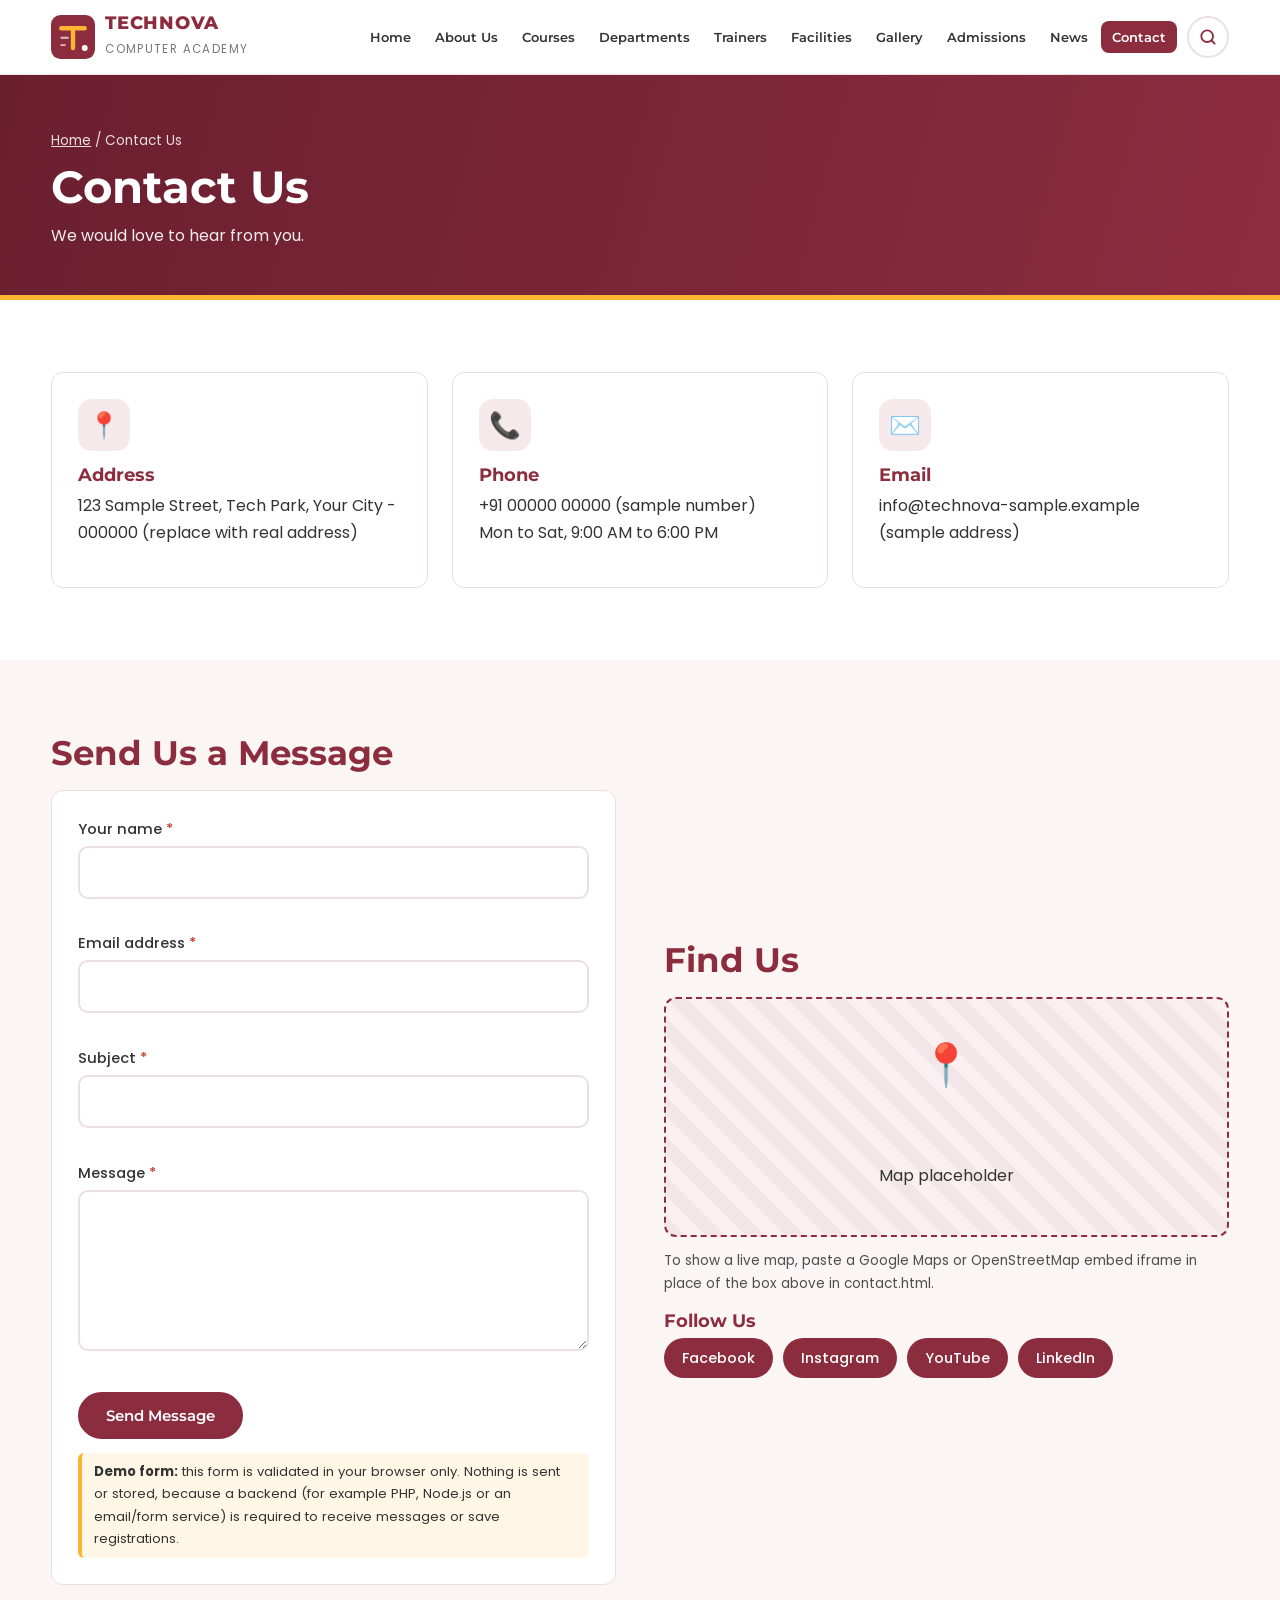
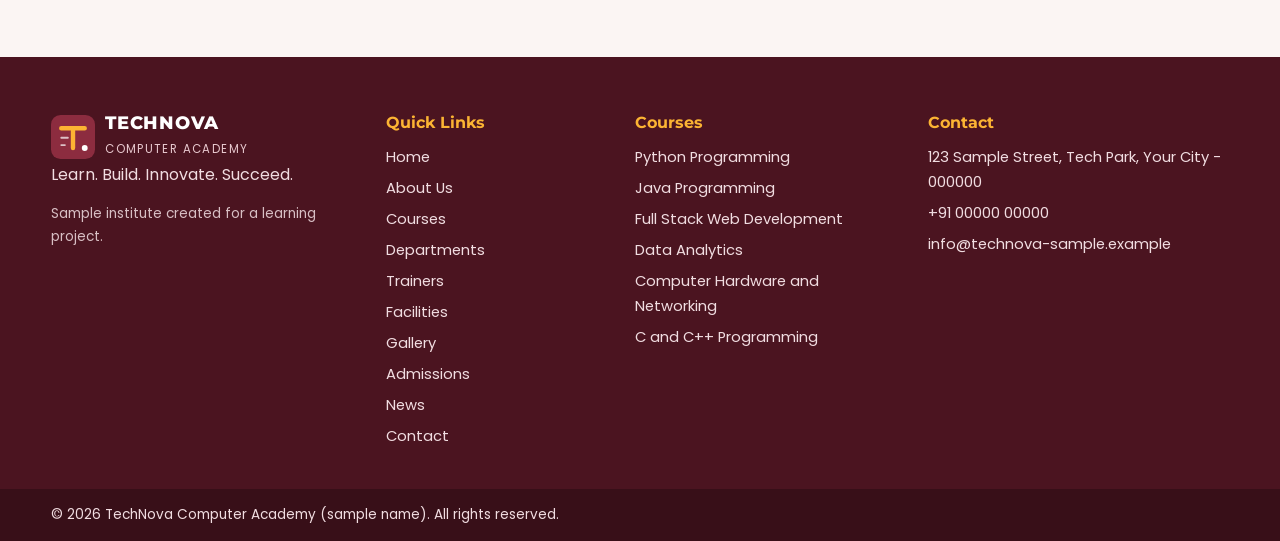
<file: contact.html>
<!DOCTYPE html>
<html lang="en"><head><meta charset="utf-8"><meta name="viewport" content="width=device-width,initial-scale=1">
<title>Contact Us | TechNova Computer Academy</title><meta name="description" content="We would love to hear from you.">
<link rel="icon" href="img/logo/logo.svg" type="image/svg+xml">
<link rel="preconnect" href="https://fonts.googleapis.com"><link rel="preconnect" href="https://fonts.gstatic.com" crossorigin>
<link href="https://fonts.googleapis.com/css2?family=Montserrat:wght@500;600;700;800&amp;family=Poppins:wght@300;400;500;600&amp;display=swap" rel="stylesheet">
<link rel="stylesheet" href="css/style.css"><link rel="stylesheet" href="css/responsive.css">
<script src="js/main.js" defer></script><script src="js/search.js" defer></script><script src="js/validation.js" defer></script></head>
<body>
<a class="skip" href="#main">Skip to main content</a>
<header class="site-header"><div class="container nav-wrap">
<a class="brand" href="index.html" aria-label="TechNova Computer Academy home"><img src="img/logo/logo.svg" alt="" width="44" height="44"><span><b>TECHNOVA</b><small>Computer Academy</small></span></a>
<nav id="nav" class="nav" aria-label="Main navigation"><ul><li><a href="index.html">Home</a></li><li><a href="about.html">About Us</a></li><li><a href="courses.html">Courses</a></li><li><a href="departments.html">Departments</a></li><li><a href="trainers.html">Trainers</a></li><li><a href="facilities.html">Facilities</a></li><li><a href="gallery.html">Gallery</a></li><li><a href="admissions.html">Admissions</a></li><li><a href="news.html">News</a></li><li><a href="contact.html" class="active" aria-current="page">Contact</a></li></ul></nav>
<button class="icon-btn search-toggle" type="button" aria-label="Open site search"><svg width="20" height="20" viewBox="0 0 24 24" fill="none" stroke="currentColor" stroke-width="2.2" stroke-linecap="round" aria-hidden="true"><circle cx="11" cy="11" r="7"/><path d="m20 20-3.5-3.5"/></svg></button>
<button class="menu-toggle" type="button" aria-expanded="false" aria-controls="nav" aria-label="Toggle menu"><span></span><span></span><span></span></button>
</div></header>
<div class="search-overlay" id="searchOverlay" hidden role="dialog" aria-modal="true" aria-label="Site search"><div class="search-panel">
<form class="search-form" role="search" autocomplete="off"><label for="siteSearch" class="sr">Search the website</label><input id="siteSearch" type="search" placeholder="Search courses, trainers, admissions, news..."><button class="btn" type="submit">Search</button><button class="search-close" type="button" aria-label="Close search">&times;</button></form>
<p class="search-status" aria-live="polite"></p><ul class="search-results"></ul></div></div>
<main id="main">
<section class="page-hero"><div class="container"><nav class="crumbs" aria-label="Breadcrumb"><a href="index.html">Home</a> / <span>Contact Us</span></nav><h1>Contact Us</h1><p>We would love to hear from you.</p></div></section>
<section class="section"><div class="container grid g3" id="address"><div class="feature"><span class="ico" aria-hidden="true">📍</span><h3>Address</h3><p>123 Sample Street, Tech Park, Your City - 000000 (replace with real address)</p></div><div class="feature"><span class="ico" aria-hidden="true">📞</span><h3>Phone</h3><p>+91 00000 00000 (sample number)<br>Mon to Sat, 9:00 AM to 6:00 PM</p></div><div class="feature"><span class="ico" aria-hidden="true">✉️</span><h3>Email</h3><p>info@technova-sample.example (sample address)</p></div></div></section>
<section class="section alt"><div class="container split"><div id="form"><h2 class="left">Send Us a Message</h2><form class="form" data-validate novalidate><div class="field"><label for="c-name">Your name <span class="req" aria-hidden="true">*</span></label><input id="c-name" name="c-name" type="text" required data-type="name" aria-describedby="err-c-name"><span class="error" id="err-c-name" role="alert"></span></div><div class="field"><label for="c-email">Email address <span class="req" aria-hidden="true">*</span></label><input id="c-email" name="c-email" type="email" required data-type="email" aria-describedby="err-c-email"><span class="error" id="err-c-email" role="alert"></span></div><div class="field"><label for="c-subject">Subject <span class="req" aria-hidden="true">*</span></label><input id="c-subject" name="c-subject" type="text" required aria-describedby="err-c-subject"><span class="error" id="err-c-subject" role="alert"></span></div><div class="field"><label for="c-msg">Message <span class="req" aria-hidden="true">*</span></label><textarea id="c-msg" name="c-msg" rows="5" required minlength="10" aria-describedby="err-c-msg"></textarea><span class="error" id="err-c-msg" role="alert"></span></div><button class="btn" type="submit">Send Message</button><p class="form-result" role="status" hidden></p><p class="demo-note"><b>Demo form:</b> this form is validated in your browser only. Nothing is sent or stored, because a backend (for example PHP, Node.js or an email/form service) is required to receive messages or save registrations.</p></form></div>
<div id="map"><h2 class="left">Find Us</h2><div class="map-box" role="img" aria-label="Map placeholder"><span class="pin">📍</span><p>Map placeholder</p></div><p class="small">To show a live map, paste a Google Maps or OpenStreetMap embed iframe in place of the box above in contact.html.</p>
<h3 id="social">Follow Us</h3><ul class="social"><li><a href="https://www.facebook.com" target="_blank" rel="noopener noreferrer">Facebook</a></li><li><a href="https://www.instagram.com" target="_blank" rel="noopener noreferrer">Instagram</a></li><li><a href="https://www.youtube.com" target="_blank" rel="noopener noreferrer">YouTube</a></li><li><a href="https://www.linkedin.com" target="_blank" rel="noopener noreferrer">LinkedIn</a></li></ul></div></div></section>
</main>
<footer class="site-footer"><div class="container foot-grid">
<div><a class="brand light" href="index.html"><img src="img/logo/logo.svg" alt="" width="44" height="44"><span><b>TECHNOVA</b><small>Computer Academy</small></span></a><p>Learn. Build. Innovate. Succeed.</p><p class="small">Sample institute created for a learning project.</p></div>
<div><h4>Quick Links</h4><ul><li><a href="index.html">Home</a></li><li><a href="about.html">About Us</a></li><li><a href="courses.html">Courses</a></li><li><a href="departments.html">Departments</a></li><li><a href="trainers.html">Trainers</a></li><li><a href="facilities.html">Facilities</a></li><li><a href="gallery.html">Gallery</a></li><li><a href="admissions.html">Admissions</a></li><li><a href="news.html">News</a></li><li><a href="contact.html">Contact</a></li></ul></div>
<div><h4>Courses</h4><ul><li><a href="courses.html#python">Python Programming</a></li><li><a href="courses.html#java">Java Programming</a></li><li><a href="courses.html#fullstack">Full Stack Web Development</a></li><li><a href="courses.html#analytics">Data Analytics</a></li><li><a href="courses.html#networking">Computer Hardware and Networking</a></li><li><a href="courses.html#cpp">C and C++ Programming</a></li></ul></div>
<div><h4>Contact</h4><ul class="plain"><li>123 Sample Street, Tech Park, Your City - 000000</li><li>+91 00000 00000</li><li>info@technova-sample.example</li></ul></div>
</div><div class="foot-bar"><div class="container"><p>&copy; <span data-year>2026</span> TechNova Computer Academy (sample name). All rights reserved.</p></div></div></footer>
</body></html>
</file>
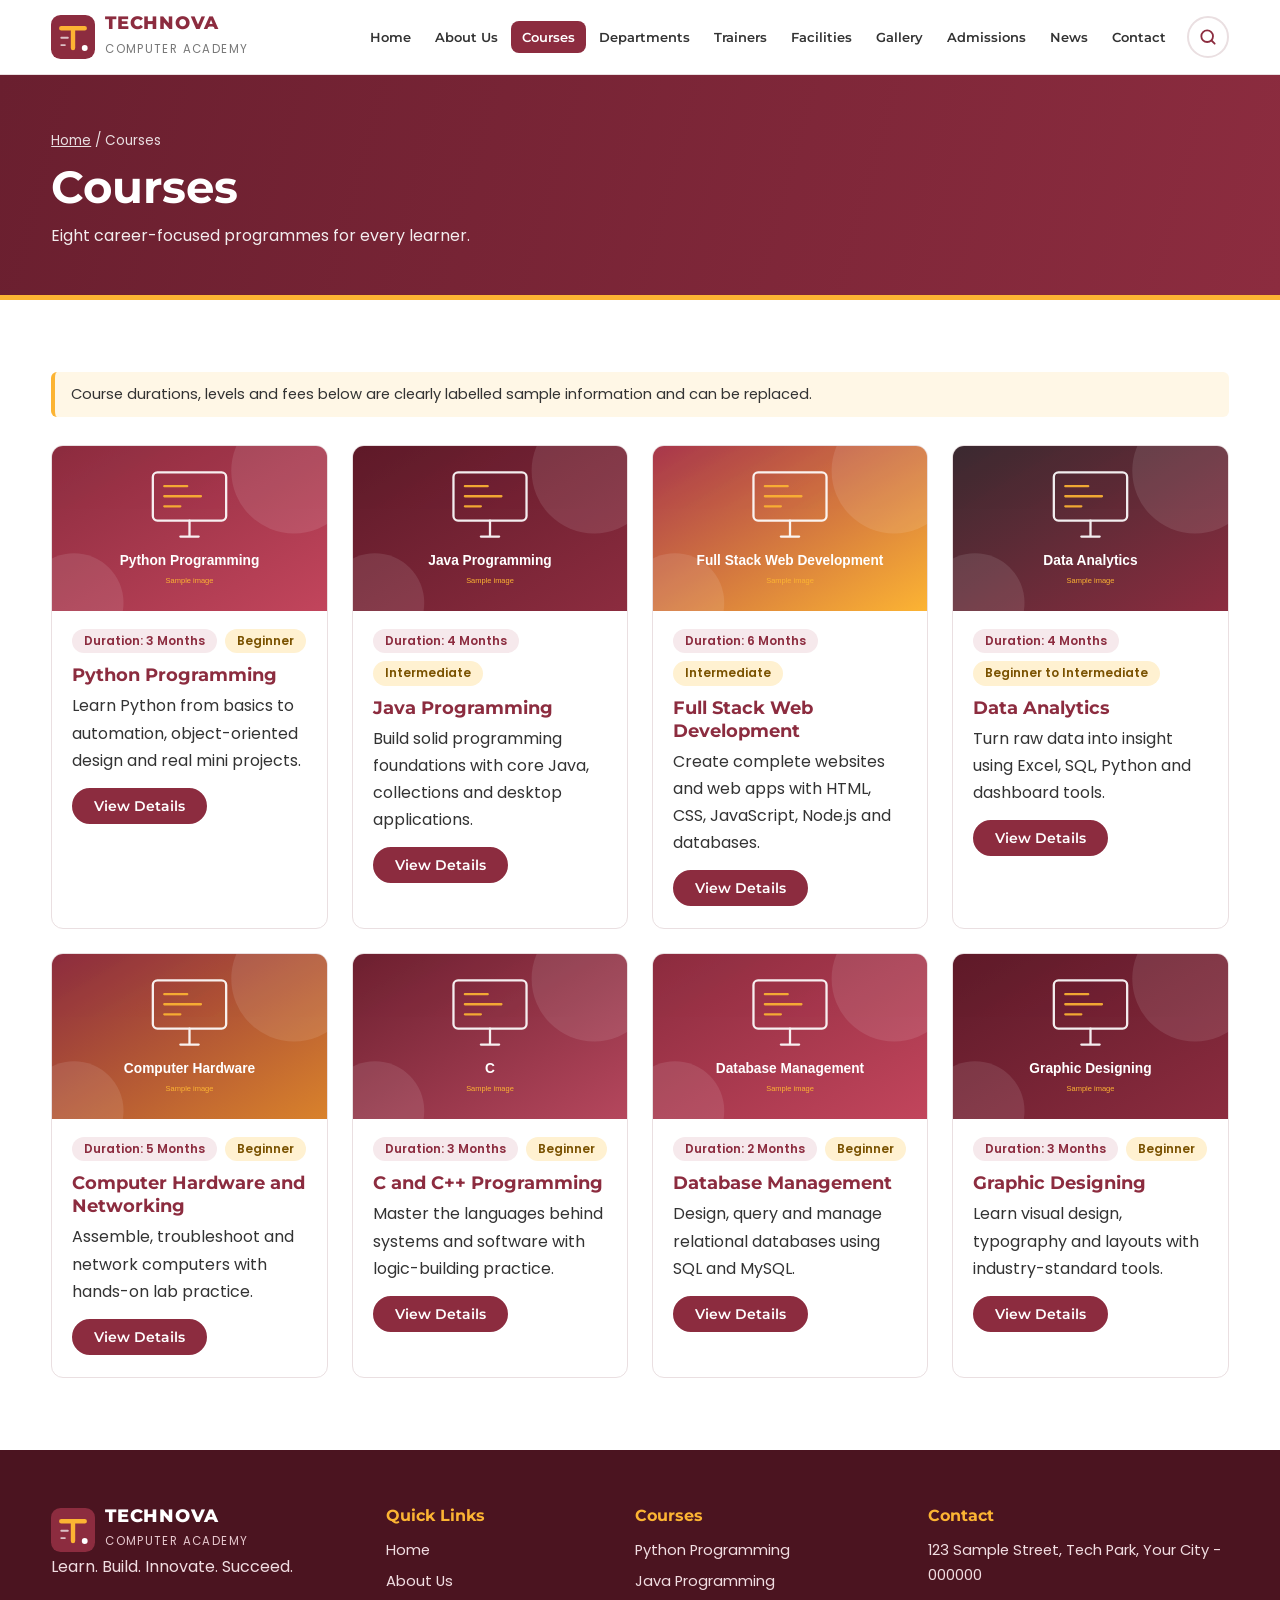
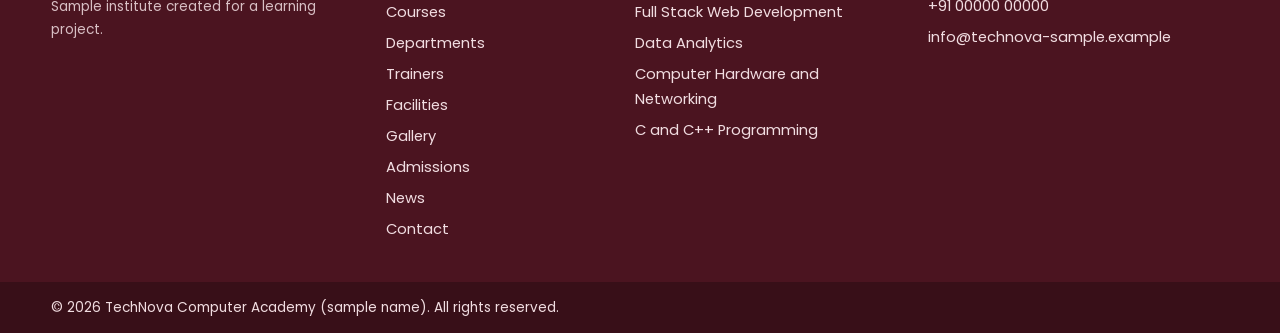
<file: courses.html>
<!DOCTYPE html>
<html lang="en"><head><meta charset="utf-8"><meta name="viewport" content="width=device-width,initial-scale=1">
<title>Courses | TechNova Computer Academy</title><meta name="description" content="Eight career-focused programmes for every learner.">
<link rel="icon" href="img/logo/logo.svg" type="image/svg+xml">
<link rel="preconnect" href="https://fonts.googleapis.com"><link rel="preconnect" href="https://fonts.gstatic.com" crossorigin>
<link href="https://fonts.googleapis.com/css2?family=Montserrat:wght@500;600;700;800&amp;family=Poppins:wght@300;400;500;600&amp;display=swap" rel="stylesheet">
<link rel="stylesheet" href="css/style.css"><link rel="stylesheet" href="css/responsive.css">
<script src="js/main.js" defer></script><script src="js/search.js" defer></script><script src="js/validation.js" defer></script></head>
<body>
<a class="skip" href="#main">Skip to main content</a>
<header class="site-header"><div class="container nav-wrap">
<a class="brand" href="index.html" aria-label="TechNova Computer Academy home"><img src="img/logo/logo.svg" alt="" width="44" height="44"><span><b>TECHNOVA</b><small>Computer Academy</small></span></a>
<nav id="nav" class="nav" aria-label="Main navigation"><ul><li><a href="index.html">Home</a></li><li><a href="about.html">About Us</a></li><li><a href="courses.html" class="active" aria-current="page">Courses</a></li><li><a href="departments.html">Departments</a></li><li><a href="trainers.html">Trainers</a></li><li><a href="facilities.html">Facilities</a></li><li><a href="gallery.html">Gallery</a></li><li><a href="admissions.html">Admissions</a></li><li><a href="news.html">News</a></li><li><a href="contact.html">Contact</a></li></ul></nav>
<button class="icon-btn search-toggle" type="button" aria-label="Open site search"><svg width="20" height="20" viewBox="0 0 24 24" fill="none" stroke="currentColor" stroke-width="2.2" stroke-linecap="round" aria-hidden="true"><circle cx="11" cy="11" r="7"/><path d="m20 20-3.5-3.5"/></svg></button>
<button class="menu-toggle" type="button" aria-expanded="false" aria-controls="nav" aria-label="Toggle menu"><span></span><span></span><span></span></button>
</div></header>
<div class="search-overlay" id="searchOverlay" hidden role="dialog" aria-modal="true" aria-label="Site search"><div class="search-panel">
<form class="search-form" role="search" autocomplete="off"><label for="siteSearch" class="sr">Search the website</label><input id="siteSearch" type="search" placeholder="Search courses, trainers, admissions, news..."><button class="btn" type="submit">Search</button><button class="search-close" type="button" aria-label="Close search">&times;</button></form>
<p class="search-status" aria-live="polite"></p><ul class="search-results"></ul></div></div>
<main id="main">
<section class="page-hero"><div class="container"><nav class="crumbs" aria-label="Breadcrumb"><a href="index.html">Home</a> / <span>Courses</span></nav><h1>Courses</h1><p>Eight career-focused programmes for every learner.</p></div></section>
<section class="section"><div class="container"><p class="note">Course durations, levels and fees below are clearly labelled sample information and can be replaced.</p><div class="grid g4"><article class="card course" id="python"><img src="img/courses/python.svg" alt="Python Programming course banner" width="600" height="360" loading="lazy">
<div class="card-body"><div class="tags"><span class="tag">Duration: 3 Months</span><span class="tag gold">Beginner</span></div><h3>Python Programming</h3><p>Learn Python from basics to automation, object-oriented design and real mini projects.</p><button class="btn btn-sm" type="button" data-toggle aria-expanded="false">View Details</button>
<div class="more" hidden><h4>Syllabus highlights</h4><ul><li>Syntax, data types and control flow</li><li>Functions, modules and OOP</li><li>File handling and automation</li><li>Capstone mini project</li></ul><p><b>Sample fee:</b> ₹12,000</p><a class="link" href="admissions.html#enquiry">Enquire about this course</a></div></div></article><article class="card course" id="java"><img src="img/courses/java.svg" alt="Java Programming course banner" width="600" height="360" loading="lazy">
<div class="card-body"><div class="tags"><span class="tag">Duration: 4 Months</span><span class="tag gold">Intermediate</span></div><h3>Java Programming</h3><p>Build solid programming foundations with core Java, collections and desktop applications.</p><button class="btn btn-sm" type="button" data-toggle aria-expanded="false">View Details</button>
<div class="more" hidden><h4>Syllabus highlights</h4><ul><li>Core Java and OOP concepts</li><li>Collections and exceptions</li><li>JDBC and database connectivity</li><li>Console and GUI project</li></ul><p><b>Sample fee:</b> ₹15,000</p><a class="link" href="admissions.html#enquiry">Enquire about this course</a></div></div></article><article class="card course" id="fullstack"><img src="img/courses/fullstack.svg" alt="Full Stack Web Development course banner" width="600" height="360" loading="lazy">
<div class="card-body"><div class="tags"><span class="tag">Duration: 6 Months</span><span class="tag gold">Intermediate</span></div><h3>Full Stack Web Development</h3><p>Create complete websites and web apps with HTML, CSS, JavaScript, Node.js and databases.</p><button class="btn btn-sm" type="button" data-toggle aria-expanded="false">View Details</button>
<div class="more" hidden><h4>Syllabus highlights</h4><ul><li>HTML5, CSS3 and responsive design</li><li>JavaScript and DOM</li><li>Node.js and REST APIs</li><li>Deploying a portfolio project</li></ul><p><b>Sample fee:</b> ₹28,000</p><a class="link" href="admissions.html#enquiry">Enquire about this course</a></div></div></article><article class="card course" id="analytics"><img src="img/courses/analytics.svg" alt="Data Analytics course banner" width="600" height="360" loading="lazy">
<div class="card-body"><div class="tags"><span class="tag">Duration: 4 Months</span><span class="tag gold">Beginner to Intermediate</span></div><h3>Data Analytics</h3><p>Turn raw data into insight using Excel, SQL, Python and dashboard tools.</p><button class="btn btn-sm" type="button" data-toggle aria-expanded="false">View Details</button>
<div class="more" hidden><h4>Syllabus highlights</h4><ul><li>Advanced Excel and SQL</li><li>Python for data analysis</li><li>Visualisation and dashboards</li><li>Real dataset case study</li></ul><p><b>Sample fee:</b> ₹20,000</p><a class="link" href="admissions.html#enquiry">Enquire about this course</a></div></div></article><article class="card course" id="networking"><img src="img/courses/networking.svg" alt="Computer Hardware and Networking course banner" width="600" height="360" loading="lazy">
<div class="card-body"><div class="tags"><span class="tag">Duration: 5 Months</span><span class="tag gold">Beginner</span></div><h3>Computer Hardware and Networking</h3><p>Assemble, troubleshoot and network computers with hands-on lab practice.</p><button class="btn btn-sm" type="button" data-toggle aria-expanded="false">View Details</button>
<div class="more" hidden><h4>Syllabus highlights</h4><ul><li>PC assembly and diagnostics</li><li>Operating system installation</li><li>LAN setup, IP addressing, routing basics</li><li>Network troubleshooting practice</li></ul><p><b>Sample fee:</b> ₹16,000</p><a class="link" href="admissions.html#enquiry">Enquire about this course</a></div></div></article><article class="card course" id="cpp"><img src="img/courses/cpp.svg" alt="C and C++ Programming course banner" width="600" height="360" loading="lazy">
<div class="card-body"><div class="tags"><span class="tag">Duration: 3 Months</span><span class="tag gold">Beginner</span></div><h3>C and C++ Programming</h3><p>Master the languages behind systems and software with logic-building practice.</p><button class="btn btn-sm" type="button" data-toggle aria-expanded="false">View Details</button>
<div class="more" hidden><h4>Syllabus highlights</h4><ul><li>C fundamentals and pointers</li><li>C++ classes and inheritance</li><li>STL and file handling</li><li>Logic-building exercises</li></ul><p><b>Sample fee:</b> ₹10,000</p><a class="link" href="admissions.html#enquiry">Enquire about this course</a></div></div></article><article class="card course" id="dbms"><img src="img/courses/dbms.svg" alt="Database Management course banner" width="600" height="360" loading="lazy">
<div class="card-body"><div class="tags"><span class="tag">Duration: 2 Months</span><span class="tag gold">Beginner</span></div><h3>Database Management</h3><p>Design, query and manage relational databases using SQL and MySQL.</p><button class="btn btn-sm" type="button" data-toggle aria-expanded="false">View Details</button>
<div class="more" hidden><h4>Syllabus highlights</h4><ul><li>Relational model and ER diagrams</li><li>SQL queries, joins and views</li><li>Normalisation and indexing</li><li>Backup and administration basics</li></ul><p><b>Sample fee:</b> ₹9,000</p><a class="link" href="admissions.html#enquiry">Enquire about this course</a></div></div></article><article class="card course" id="graphics"><img src="img/courses/graphics.svg" alt="Graphic Designing course banner" width="600" height="360" loading="lazy">
<div class="card-body"><div class="tags"><span class="tag">Duration: 3 Months</span><span class="tag gold">Beginner</span></div><h3>Graphic Designing</h3><p>Learn visual design, typography and layouts with industry-standard tools.</p><button class="btn btn-sm" type="button" data-toggle aria-expanded="false">View Details</button>
<div class="more" hidden><h4>Syllabus highlights</h4><ul><li>Design principles and colour theory</li><li>Photo editing and vector art</li><li>Logo, poster and social media design</li><li>Portfolio presentation</li></ul><p><b>Sample fee:</b> ₹14,000</p><a class="link" href="admissions.html#enquiry">Enquire about this course</a></div></div></article></div></div></section>
</main>
<footer class="site-footer"><div class="container foot-grid">
<div><a class="brand light" href="index.html"><img src="img/logo/logo.svg" alt="" width="44" height="44"><span><b>TECHNOVA</b><small>Computer Academy</small></span></a><p>Learn. Build. Innovate. Succeed.</p><p class="small">Sample institute created for a learning project.</p></div>
<div><h4>Quick Links</h4><ul><li><a href="index.html">Home</a></li><li><a href="about.html">About Us</a></li><li><a href="courses.html">Courses</a></li><li><a href="departments.html">Departments</a></li><li><a href="trainers.html">Trainers</a></li><li><a href="facilities.html">Facilities</a></li><li><a href="gallery.html">Gallery</a></li><li><a href="admissions.html">Admissions</a></li><li><a href="news.html">News</a></li><li><a href="contact.html">Contact</a></li></ul></div>
<div><h4>Courses</h4><ul><li><a href="courses.html#python">Python Programming</a></li><li><a href="courses.html#java">Java Programming</a></li><li><a href="courses.html#fullstack">Full Stack Web Development</a></li><li><a href="courses.html#analytics">Data Analytics</a></li><li><a href="courses.html#networking">Computer Hardware and Networking</a></li><li><a href="courses.html#cpp">C and C++ Programming</a></li></ul></div>
<div><h4>Contact</h4><ul class="plain"><li>123 Sample Street, Tech Park, Your City - 000000</li><li>+91 00000 00000</li><li>info@technova-sample.example</li></ul></div>
</div><div class="foot-bar"><div class="container"><p>&copy; <span data-year>2026</span> TechNova Computer Academy (sample name). All rights reserved.</p></div></div></footer>
</body></html>
</file>
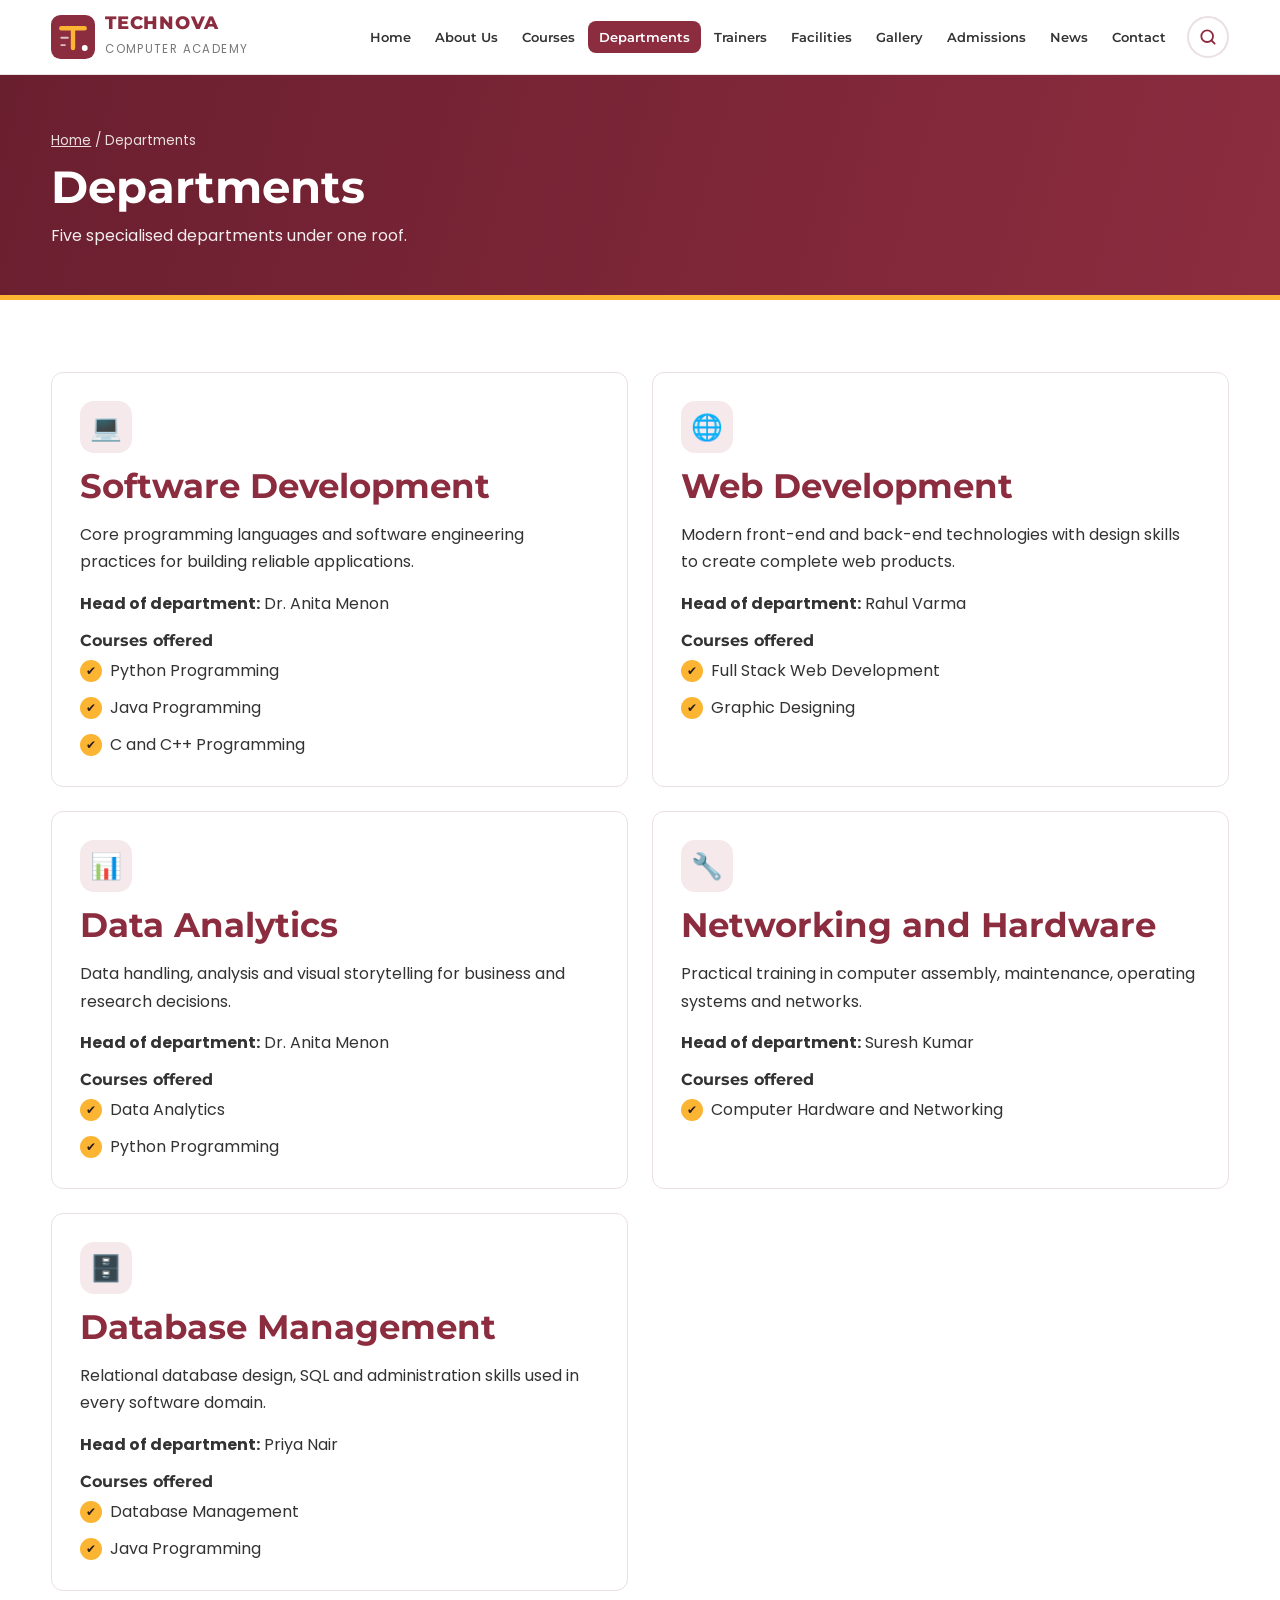
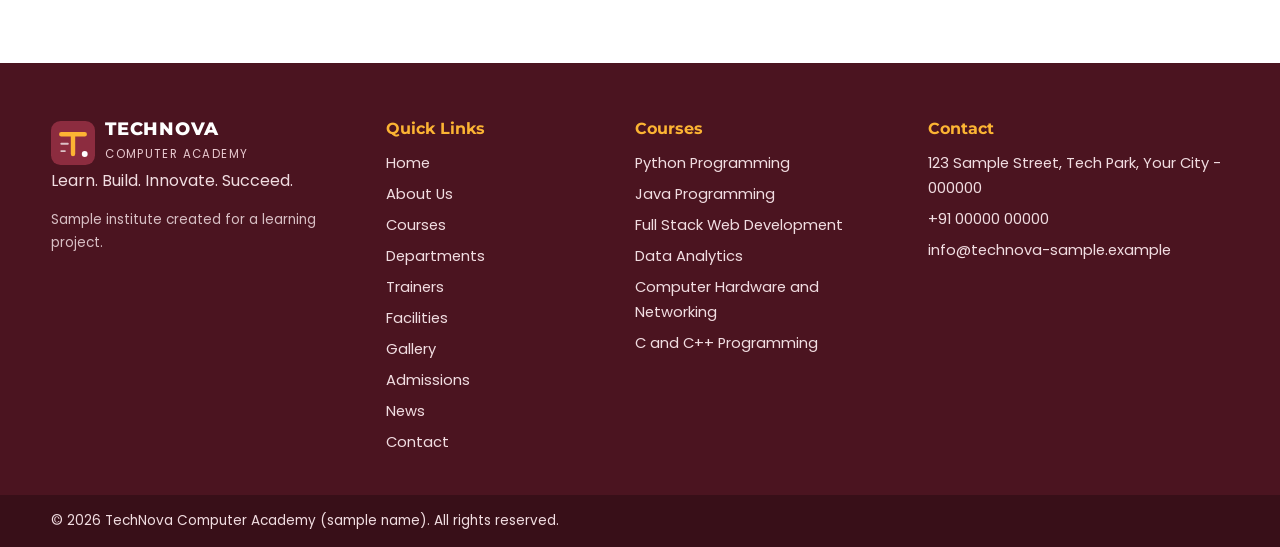
<file: departments.html>
<!DOCTYPE html>
<html lang="en"><head><meta charset="utf-8"><meta name="viewport" content="width=device-width,initial-scale=1">
<title>Departments | TechNova Computer Academy</title><meta name="description" content="Five specialised departments under one roof.">
<link rel="icon" href="img/logo/logo.svg" type="image/svg+xml">
<link rel="preconnect" href="https://fonts.googleapis.com"><link rel="preconnect" href="https://fonts.gstatic.com" crossorigin>
<link href="https://fonts.googleapis.com/css2?family=Montserrat:wght@500;600;700;800&amp;family=Poppins:wght@300;400;500;600&amp;display=swap" rel="stylesheet">
<link rel="stylesheet" href="css/style.css"><link rel="stylesheet" href="css/responsive.css">
<script src="js/main.js" defer></script><script src="js/search.js" defer></script><script src="js/validation.js" defer></script></head>
<body>
<a class="skip" href="#main">Skip to main content</a>
<header class="site-header"><div class="container nav-wrap">
<a class="brand" href="index.html" aria-label="TechNova Computer Academy home"><img src="img/logo/logo.svg" alt="" width="44" height="44"><span><b>TECHNOVA</b><small>Computer Academy</small></span></a>
<nav id="nav" class="nav" aria-label="Main navigation"><ul><li><a href="index.html">Home</a></li><li><a href="about.html">About Us</a></li><li><a href="courses.html">Courses</a></li><li><a href="departments.html" class="active" aria-current="page">Departments</a></li><li><a href="trainers.html">Trainers</a></li><li><a href="facilities.html">Facilities</a></li><li><a href="gallery.html">Gallery</a></li><li><a href="admissions.html">Admissions</a></li><li><a href="news.html">News</a></li><li><a href="contact.html">Contact</a></li></ul></nav>
<button class="icon-btn search-toggle" type="button" aria-label="Open site search"><svg width="20" height="20" viewBox="0 0 24 24" fill="none" stroke="currentColor" stroke-width="2.2" stroke-linecap="round" aria-hidden="true"><circle cx="11" cy="11" r="7"/><path d="m20 20-3.5-3.5"/></svg></button>
<button class="menu-toggle" type="button" aria-expanded="false" aria-controls="nav" aria-label="Toggle menu"><span></span><span></span><span></span></button>
</div></header>
<div class="search-overlay" id="searchOverlay" hidden role="dialog" aria-modal="true" aria-label="Site search"><div class="search-panel">
<form class="search-form" role="search" autocomplete="off"><label for="siteSearch" class="sr">Search the website</label><input id="siteSearch" type="search" placeholder="Search courses, trainers, admissions, news..."><button class="btn" type="submit">Search</button><button class="search-close" type="button" aria-label="Close search">&times;</button></form>
<p class="search-status" aria-live="polite"></p><ul class="search-results"></ul></div></div>
<main id="main">
<section class="page-hero"><div class="container"><nav class="crumbs" aria-label="Breadcrumb"><a href="index.html">Home</a> / <span>Departments</span></nav><h1>Departments</h1><p>Five specialised departments under one roof.</p></div></section>
<section class="section"><div class="container grid g2"><article class="card pad dept" id="d-software"><span class="ico" aria-hidden="true">💻</span><h2>Software Development</h2><p>Core programming languages and software engineering practices for building reliable applications.</p><p><b>Head of department:</b> Dr. Anita Menon</p><h4>Courses offered</h4><ul class="checks one"><li>Python Programming</li><li>Java Programming</li><li>C and C++ Programming</li></ul></article><article class="card pad dept" id="d-web"><span class="ico" aria-hidden="true">🌐</span><h2>Web Development</h2><p>Modern front-end and back-end technologies with design skills to create complete web products.</p><p><b>Head of department:</b> Rahul Varma</p><h4>Courses offered</h4><ul class="checks one"><li>Full Stack Web Development</li><li>Graphic Designing</li></ul></article><article class="card pad dept" id="d-data"><span class="ico" aria-hidden="true">📊</span><h2>Data Analytics</h2><p>Data handling, analysis and visual storytelling for business and research decisions.</p><p><b>Head of department:</b> Dr. Anita Menon</p><h4>Courses offered</h4><ul class="checks one"><li>Data Analytics</li><li>Python Programming</li></ul></article><article class="card pad dept" id="d-network"><span class="ico" aria-hidden="true">🔧</span><h2>Networking and Hardware</h2><p>Practical training in computer assembly, maintenance, operating systems and networks.</p><p><b>Head of department:</b> Suresh Kumar</p><h4>Courses offered</h4><ul class="checks one"><li>Computer Hardware and Networking</li></ul></article><article class="card pad dept" id="d-database"><span class="ico" aria-hidden="true">🗄️</span><h2>Database Management</h2><p>Relational database design, SQL and administration skills used in every software domain.</p><p><b>Head of department:</b> Priya Nair</p><h4>Courses offered</h4><ul class="checks one"><li>Database Management</li><li>Java Programming</li></ul></article></div></section>
</main>
<footer class="site-footer"><div class="container foot-grid">
<div><a class="brand light" href="index.html"><img src="img/logo/logo.svg" alt="" width="44" height="44"><span><b>TECHNOVA</b><small>Computer Academy</small></span></a><p>Learn. Build. Innovate. Succeed.</p><p class="small">Sample institute created for a learning project.</p></div>
<div><h4>Quick Links</h4><ul><li><a href="index.html">Home</a></li><li><a href="about.html">About Us</a></li><li><a href="courses.html">Courses</a></li><li><a href="departments.html">Departments</a></li><li><a href="trainers.html">Trainers</a></li><li><a href="facilities.html">Facilities</a></li><li><a href="gallery.html">Gallery</a></li><li><a href="admissions.html">Admissions</a></li><li><a href="news.html">News</a></li><li><a href="contact.html">Contact</a></li></ul></div>
<div><h4>Courses</h4><ul><li><a href="courses.html#python">Python Programming</a></li><li><a href="courses.html#java">Java Programming</a></li><li><a href="courses.html#fullstack">Full Stack Web Development</a></li><li><a href="courses.html#analytics">Data Analytics</a></li><li><a href="courses.html#networking">Computer Hardware and Networking</a></li><li><a href="courses.html#cpp">C and C++ Programming</a></li></ul></div>
<div><h4>Contact</h4><ul class="plain"><li>123 Sample Street, Tech Park, Your City - 000000</li><li>+91 00000 00000</li><li>info@technova-sample.example</li></ul></div>
</div><div class="foot-bar"><div class="container"><p>&copy; <span data-year>2026</span> TechNova Computer Academy (sample name). All rights reserved.</p></div></div></footer>
</body></html>
</file>
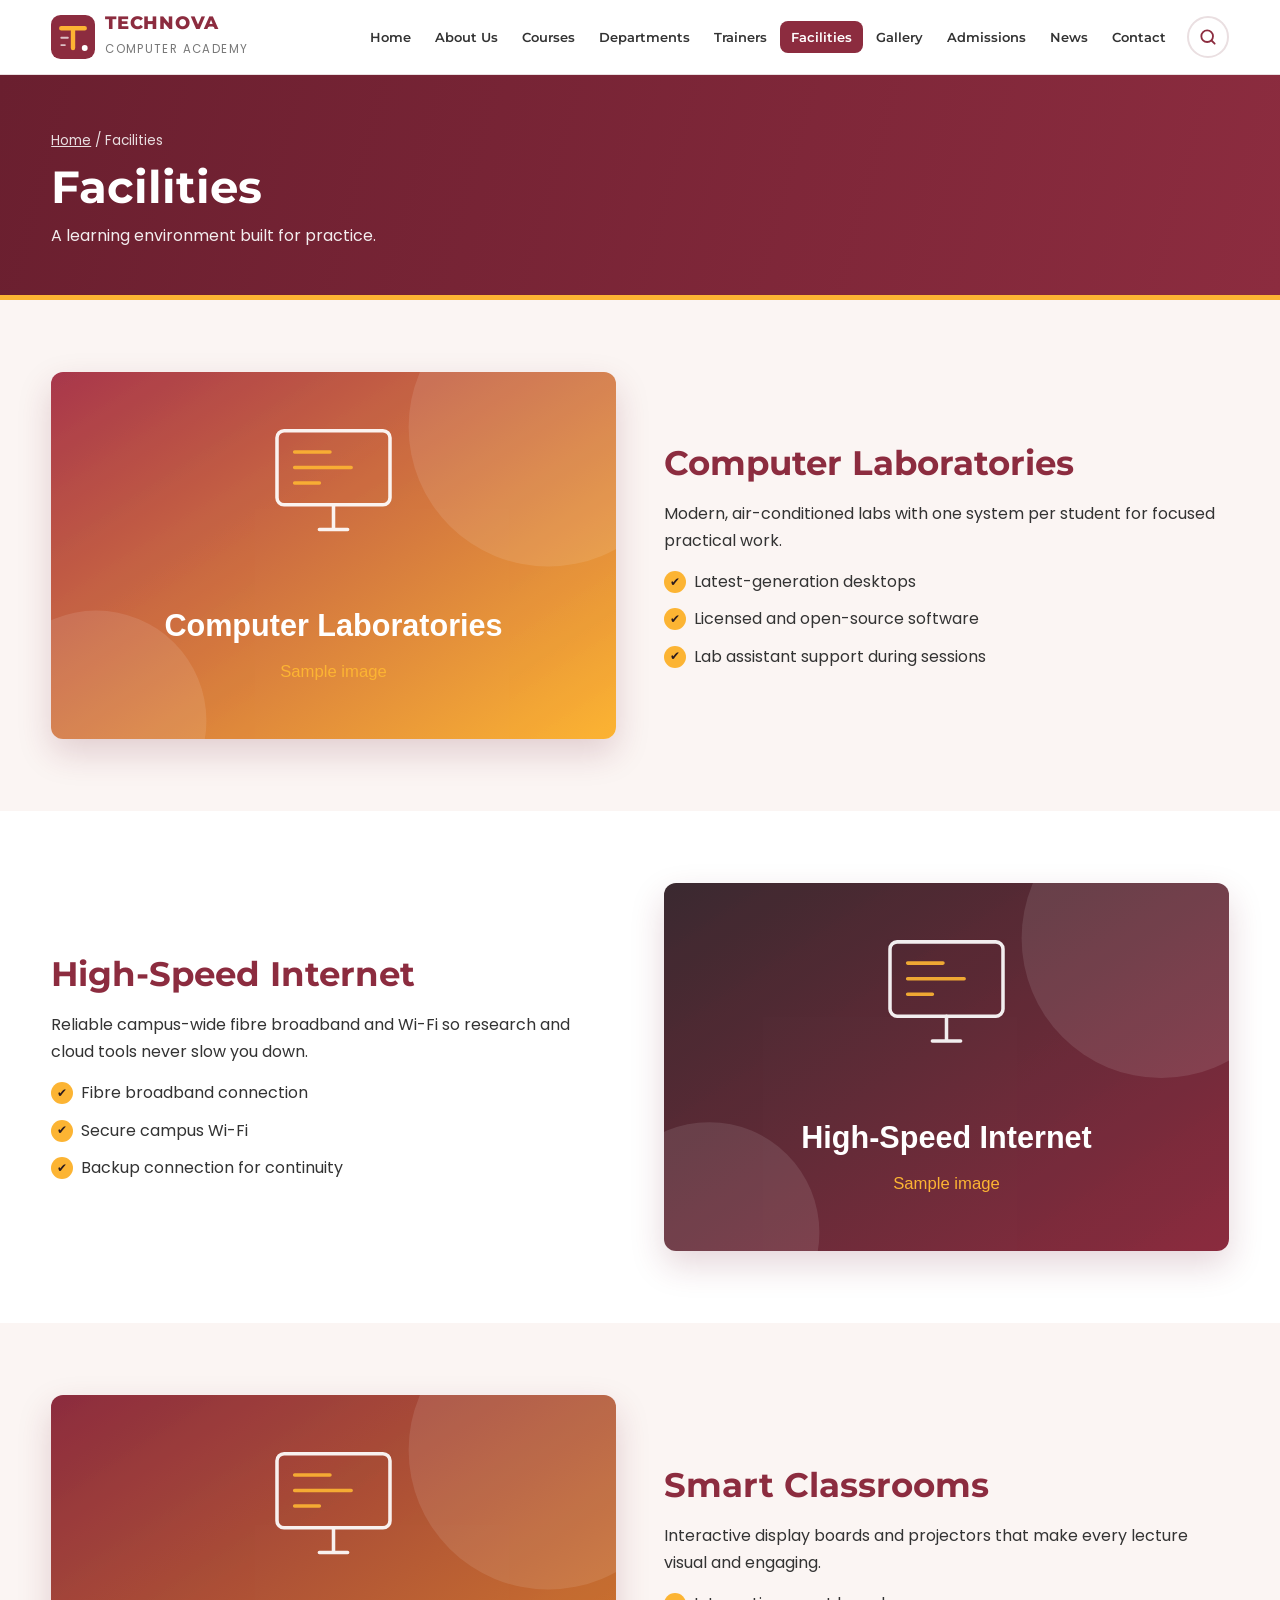
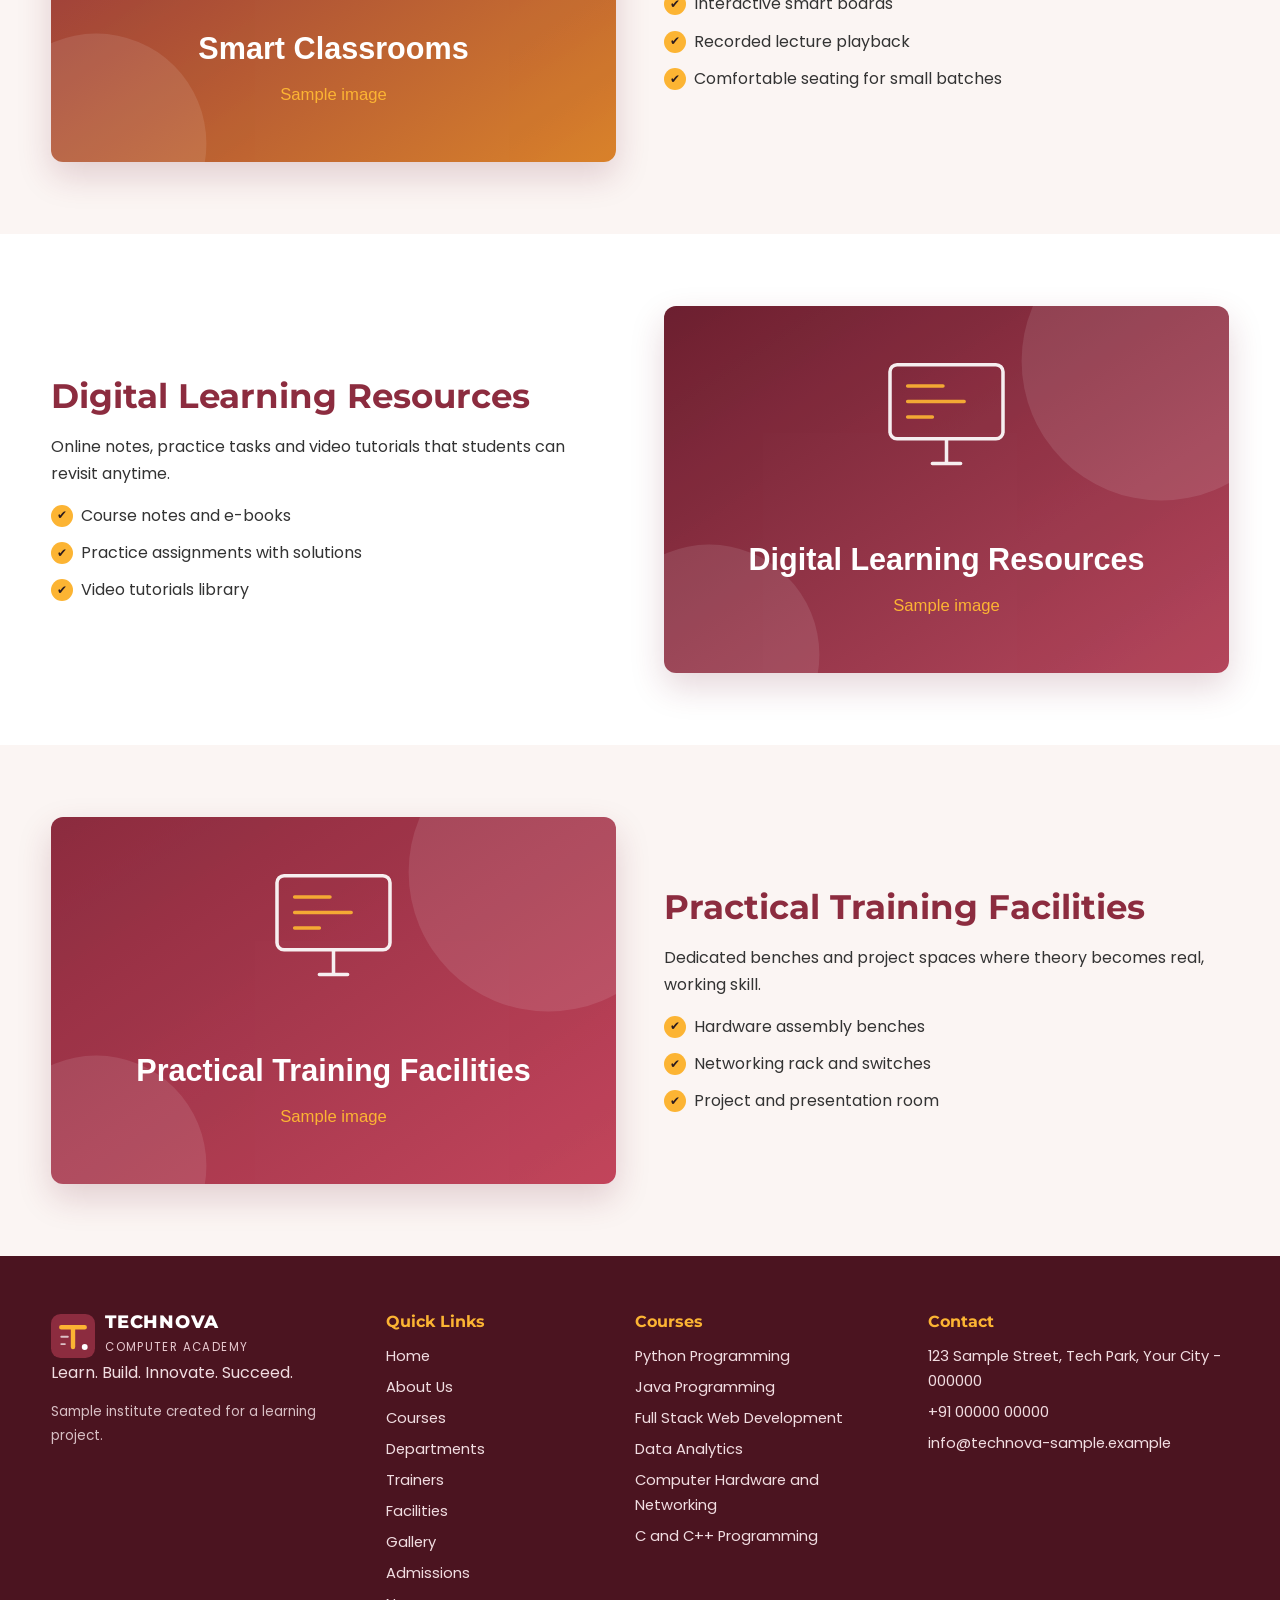
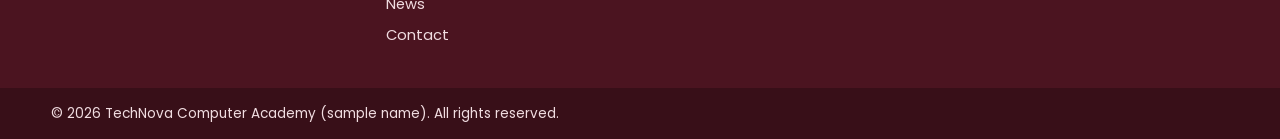
<file: facilities.html>
<!DOCTYPE html>
<html lang="en"><head><meta charset="utf-8"><meta name="viewport" content="width=device-width,initial-scale=1">
<title>Facilities | TechNova Computer Academy</title><meta name="description" content="A learning environment built for practice.">
<link rel="icon" href="img/logo/logo.svg" type="image/svg+xml">
<link rel="preconnect" href="https://fonts.googleapis.com"><link rel="preconnect" href="https://fonts.gstatic.com" crossorigin>
<link href="https://fonts.googleapis.com/css2?family=Montserrat:wght@500;600;700;800&amp;family=Poppins:wght@300;400;500;600&amp;display=swap" rel="stylesheet">
<link rel="stylesheet" href="css/style.css"><link rel="stylesheet" href="css/responsive.css">
<script src="js/main.js" defer></script><script src="js/search.js" defer></script><script src="js/validation.js" defer></script></head>
<body>
<a class="skip" href="#main">Skip to main content</a>
<header class="site-header"><div class="container nav-wrap">
<a class="brand" href="index.html" aria-label="TechNova Computer Academy home"><img src="img/logo/logo.svg" alt="" width="44" height="44"><span><b>TECHNOVA</b><small>Computer Academy</small></span></a>
<nav id="nav" class="nav" aria-label="Main navigation"><ul><li><a href="index.html">Home</a></li><li><a href="about.html">About Us</a></li><li><a href="courses.html">Courses</a></li><li><a href="departments.html">Departments</a></li><li><a href="trainers.html">Trainers</a></li><li><a href="facilities.html" class="active" aria-current="page">Facilities</a></li><li><a href="gallery.html">Gallery</a></li><li><a href="admissions.html">Admissions</a></li><li><a href="news.html">News</a></li><li><a href="contact.html">Contact</a></li></ul></nav>
<button class="icon-btn search-toggle" type="button" aria-label="Open site search"><svg width="20" height="20" viewBox="0 0 24 24" fill="none" stroke="currentColor" stroke-width="2.2" stroke-linecap="round" aria-hidden="true"><circle cx="11" cy="11" r="7"/><path d="m20 20-3.5-3.5"/></svg></button>
<button class="menu-toggle" type="button" aria-expanded="false" aria-controls="nav" aria-label="Toggle menu"><span></span><span></span><span></span></button>
</div></header>
<div class="search-overlay" id="searchOverlay" hidden role="dialog" aria-modal="true" aria-label="Site search"><div class="search-panel">
<form class="search-form" role="search" autocomplete="off"><label for="siteSearch" class="sr">Search the website</label><input id="siteSearch" type="search" placeholder="Search courses, trainers, admissions, news..."><button class="btn" type="submit">Search</button><button class="search-close" type="button" aria-label="Close search">&times;</button></form>
<p class="search-status" aria-live="polite"></p><ul class="search-results"></ul></div></div>
<main id="main">
<section class="page-hero"><div class="container"><nav class="crumbs" aria-label="Breadcrumb"><a href="index.html">Home</a> / <span>Facilities</span></nav><h1>Facilities</h1><p>A learning environment built for practice.</p></div></section>
<section class="section alt" id="labs"><div class="container split"><img class="round" src="img/facilities/labs.svg" alt="Computer Laboratories sample image" width="800" height="520" loading="lazy"><div><h2 class="left">Computer Laboratories</h2><p>Modern, air-conditioned labs with one system per student for focused practical work.</p><ul class="checks one"><li>Latest-generation desktops</li><li>Licensed and open-source software</li><li>Lab assistant support during sessions</li></ul></div></div></section><section class="section" id="internet"><div class="container split rev"><img class="round" src="img/facilities/internet.svg" alt="High-Speed Internet sample image" width="800" height="520" loading="lazy"><div><h2 class="left">High-Speed Internet</h2><p>Reliable campus-wide fibre broadband and Wi-Fi so research and cloud tools never slow you down.</p><ul class="checks one"><li>Fibre broadband connection</li><li>Secure campus Wi-Fi</li><li>Backup connection for continuity</li></ul></div></div></section><section class="section alt" id="classrooms"><div class="container split"><img class="round" src="img/facilities/classrooms.svg" alt="Smart Classrooms sample image" width="800" height="520" loading="lazy"><div><h2 class="left">Smart Classrooms</h2><p>Interactive display boards and projectors that make every lecture visual and engaging.</p><ul class="checks one"><li>Interactive smart boards</li><li>Recorded lecture playback</li><li>Comfortable seating for small batches</li></ul></div></div></section><section class="section" id="digital"><div class="container split rev"><img class="round" src="img/facilities/digital.svg" alt="Digital Learning Resources sample image" width="800" height="520" loading="lazy"><div><h2 class="left">Digital Learning Resources</h2><p>Online notes, practice tasks and video tutorials that students can revisit anytime.</p><ul class="checks one"><li>Course notes and e-books</li><li>Practice assignments with solutions</li><li>Video tutorials library</li></ul></div></div></section><section class="section alt" id="practical"><div class="container split"><img class="round" src="img/facilities/practical.svg" alt="Practical Training Facilities sample image" width="800" height="520" loading="lazy"><div><h2 class="left">Practical Training Facilities</h2><p>Dedicated benches and project spaces where theory becomes real, working skill.</p><ul class="checks one"><li>Hardware assembly benches</li><li>Networking rack and switches</li><li>Project and presentation room</li></ul></div></div></section>
</main>
<footer class="site-footer"><div class="container foot-grid">
<div><a class="brand light" href="index.html"><img src="img/logo/logo.svg" alt="" width="44" height="44"><span><b>TECHNOVA</b><small>Computer Academy</small></span></a><p>Learn. Build. Innovate. Succeed.</p><p class="small">Sample institute created for a learning project.</p></div>
<div><h4>Quick Links</h4><ul><li><a href="index.html">Home</a></li><li><a href="about.html">About Us</a></li><li><a href="courses.html">Courses</a></li><li><a href="departments.html">Departments</a></li><li><a href="trainers.html">Trainers</a></li><li><a href="facilities.html">Facilities</a></li><li><a href="gallery.html">Gallery</a></li><li><a href="admissions.html">Admissions</a></li><li><a href="news.html">News</a></li><li><a href="contact.html">Contact</a></li></ul></div>
<div><h4>Courses</h4><ul><li><a href="courses.html#python">Python Programming</a></li><li><a href="courses.html#java">Java Programming</a></li><li><a href="courses.html#fullstack">Full Stack Web Development</a></li><li><a href="courses.html#analytics">Data Analytics</a></li><li><a href="courses.html#networking">Computer Hardware and Networking</a></li><li><a href="courses.html#cpp">C and C++ Programming</a></li></ul></div>
<div><h4>Contact</h4><ul class="plain"><li>123 Sample Street, Tech Park, Your City - 000000</li><li>+91 00000 00000</li><li>info@technova-sample.example</li></ul></div>
</div><div class="foot-bar"><div class="container"><p>&copy; <span data-year>2026</span> TechNova Computer Academy (sample name). All rights reserved.</p></div></div></footer>
</body></html>
</file>
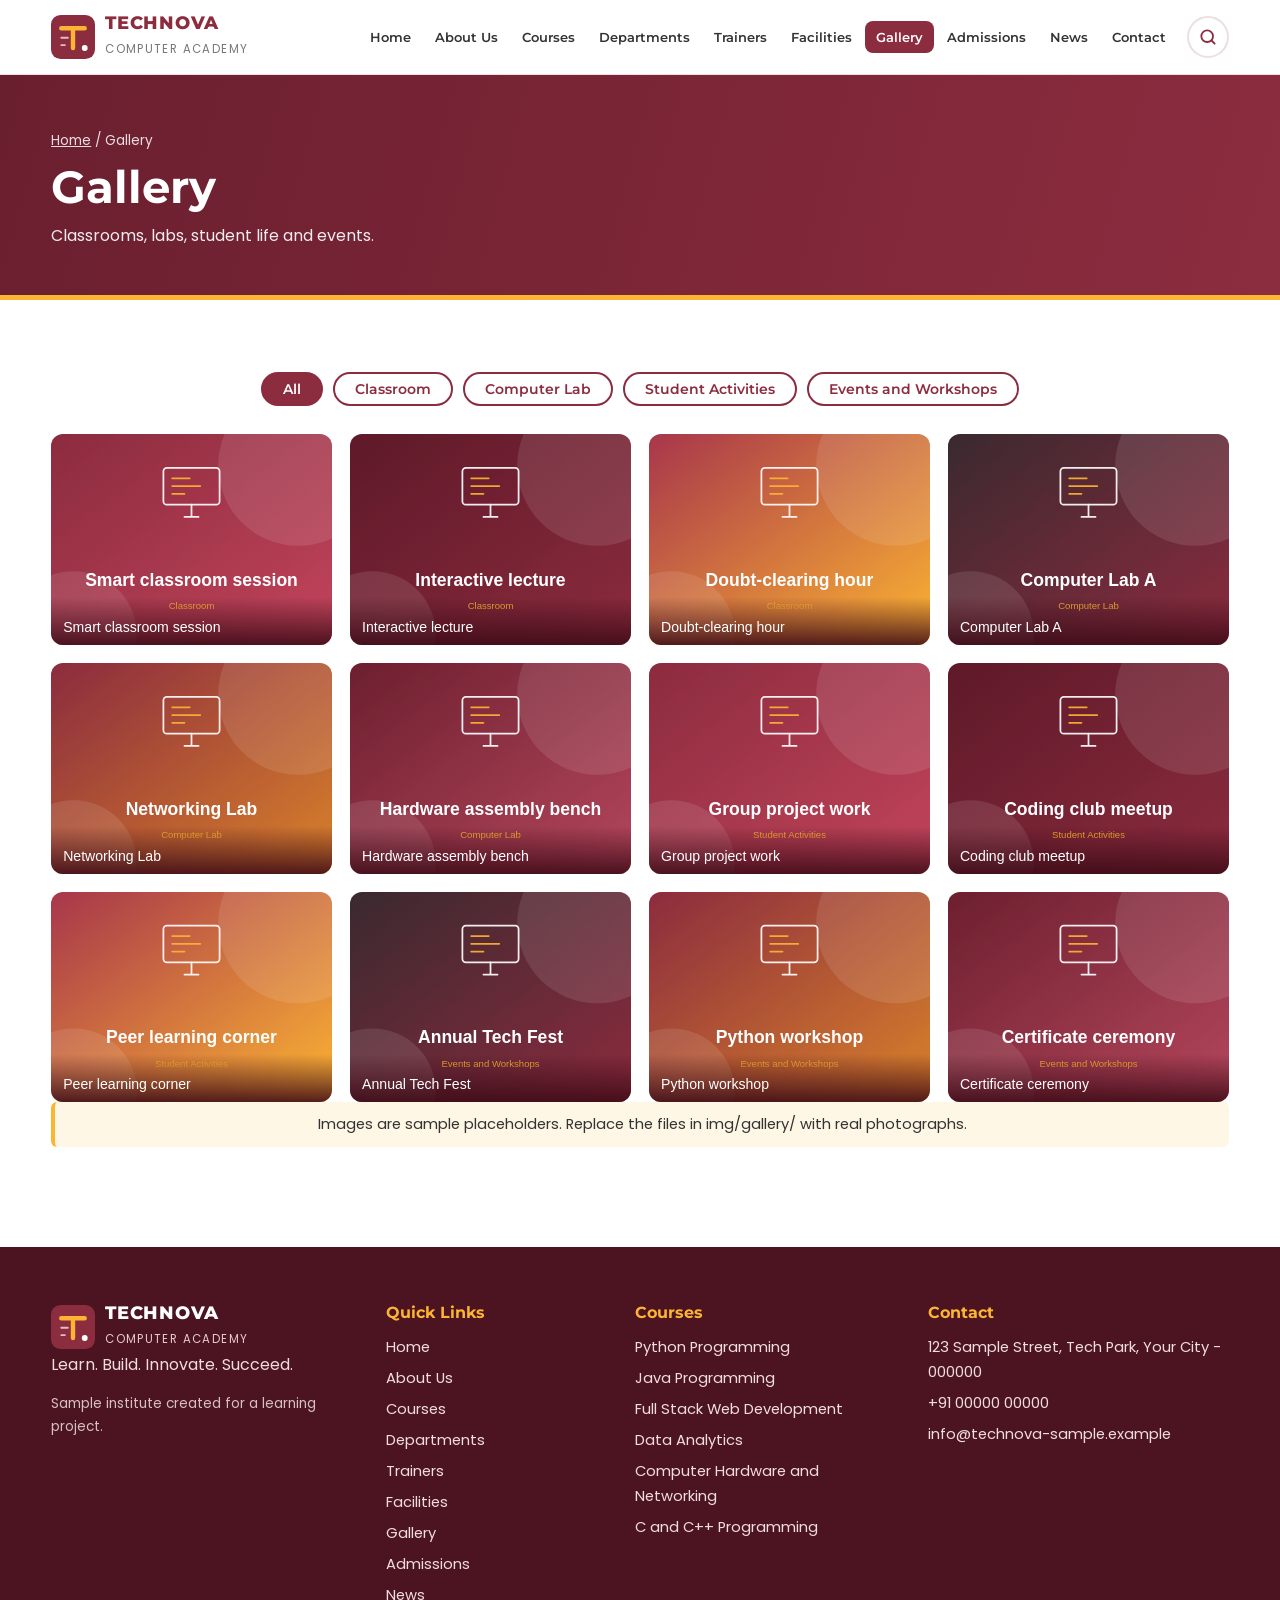
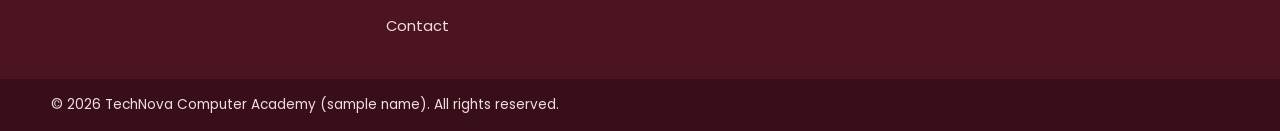
<file: gallery.html>
<!DOCTYPE html>
<html lang="en"><head><meta charset="utf-8"><meta name="viewport" content="width=device-width,initial-scale=1">
<title>Gallery | TechNova Computer Academy</title><meta name="description" content="Classrooms, labs, student life and events.">
<link rel="icon" href="img/logo/logo.svg" type="image/svg+xml">
<link rel="preconnect" href="https://fonts.googleapis.com"><link rel="preconnect" href="https://fonts.gstatic.com" crossorigin>
<link href="https://fonts.googleapis.com/css2?family=Montserrat:wght@500;600;700;800&amp;family=Poppins:wght@300;400;500;600&amp;display=swap" rel="stylesheet">
<link rel="stylesheet" href="css/style.css"><link rel="stylesheet" href="css/responsive.css">
<script src="js/main.js" defer></script><script src="js/search.js" defer></script><script src="js/validation.js" defer></script></head>
<body>
<a class="skip" href="#main">Skip to main content</a>
<header class="site-header"><div class="container nav-wrap">
<a class="brand" href="index.html" aria-label="TechNova Computer Academy home"><img src="img/logo/logo.svg" alt="" width="44" height="44"><span><b>TECHNOVA</b><small>Computer Academy</small></span></a>
<nav id="nav" class="nav" aria-label="Main navigation"><ul><li><a href="index.html">Home</a></li><li><a href="about.html">About Us</a></li><li><a href="courses.html">Courses</a></li><li><a href="departments.html">Departments</a></li><li><a href="trainers.html">Trainers</a></li><li><a href="facilities.html">Facilities</a></li><li><a href="gallery.html" class="active" aria-current="page">Gallery</a></li><li><a href="admissions.html">Admissions</a></li><li><a href="news.html">News</a></li><li><a href="contact.html">Contact</a></li></ul></nav>
<button class="icon-btn search-toggle" type="button" aria-label="Open site search"><svg width="20" height="20" viewBox="0 0 24 24" fill="none" stroke="currentColor" stroke-width="2.2" stroke-linecap="round" aria-hidden="true"><circle cx="11" cy="11" r="7"/><path d="m20 20-3.5-3.5"/></svg></button>
<button class="menu-toggle" type="button" aria-expanded="false" aria-controls="nav" aria-label="Toggle menu"><span></span><span></span><span></span></button>
</div></header>
<div class="search-overlay" id="searchOverlay" hidden role="dialog" aria-modal="true" aria-label="Site search"><div class="search-panel">
<form class="search-form" role="search" autocomplete="off"><label for="siteSearch" class="sr">Search the website</label><input id="siteSearch" type="search" placeholder="Search courses, trainers, admissions, news..."><button class="btn" type="submit">Search</button><button class="search-close" type="button" aria-label="Close search">&times;</button></form>
<p class="search-status" aria-live="polite"></p><ul class="search-results"></ul></div></div>
<main id="main">
<section class="page-hero"><div class="container"><nav class="crumbs" aria-label="Breadcrumb"><a href="index.html">Home</a> / <span>Gallery</span></nav><h1>Gallery</h1><p>Classrooms, labs, student life and events.</p></div></section>
<section class="section" id="events"><div class="container"><div class="chips" role="group" aria-label="Filter gallery"><button type="button" class="chip active" data-filter="all">All</button><button type="button" class="chip" data-filter="Classroom">Classroom</button><button type="button" class="chip" data-filter="Computer Lab">Computer Lab</button><button type="button" class="chip" data-filter="Student Activities">Student Activities</button><button type="button" class="chip" data-filter="Events and Workshops">Events and Workshops</button></div><div class="gal-grid"><button type="button" class="gal-item" data-cat="Classroom" data-full="img/gallery/classroom-1.svg" data-cap="Smart classroom session (Classroom)" aria-label="Preview: Smart classroom session"><img src="img/gallery/classroom-1.svg" alt="Smart classroom session" width="800" height="600" loading="lazy"><span>Smart classroom session</span></button><button type="button" class="gal-item" data-cat="Classroom" data-full="img/gallery/classroom-2.svg" data-cap="Interactive lecture (Classroom)" aria-label="Preview: Interactive lecture"><img src="img/gallery/classroom-2.svg" alt="Interactive lecture" width="800" height="600" loading="lazy"><span>Interactive lecture</span></button><button type="button" class="gal-item" data-cat="Classroom" data-full="img/gallery/classroom-3.svg" data-cap="Doubt-clearing hour (Classroom)" aria-label="Preview: Doubt-clearing hour"><img src="img/gallery/classroom-3.svg" alt="Doubt-clearing hour" width="800" height="600" loading="lazy"><span>Doubt-clearing hour</span></button><button type="button" class="gal-item" data-cat="Computer Lab" data-full="img/gallery/lab-1.svg" data-cap="Computer Lab A (Computer Lab)" aria-label="Preview: Computer Lab A"><img src="img/gallery/lab-1.svg" alt="Computer Lab A" width="800" height="600" loading="lazy"><span>Computer Lab A</span></button><button type="button" class="gal-item" data-cat="Computer Lab" data-full="img/gallery/lab-2.svg" data-cap="Networking Lab (Computer Lab)" aria-label="Preview: Networking Lab"><img src="img/gallery/lab-2.svg" alt="Networking Lab" width="800" height="600" loading="lazy"><span>Networking Lab</span></button><button type="button" class="gal-item" data-cat="Computer Lab" data-full="img/gallery/lab-3.svg" data-cap="Hardware assembly bench (Computer Lab)" aria-label="Preview: Hardware assembly bench"><img src="img/gallery/lab-3.svg" alt="Hardware assembly bench" width="800" height="600" loading="lazy"><span>Hardware assembly bench</span></button><button type="button" class="gal-item" data-cat="Student Activities" data-full="img/gallery/students-1.svg" data-cap="Group project work (Student Activities)" aria-label="Preview: Group project work"><img src="img/gallery/students-1.svg" alt="Group project work" width="800" height="600" loading="lazy"><span>Group project work</span></button><button type="button" class="gal-item" data-cat="Student Activities" data-full="img/gallery/students-2.svg" data-cap="Coding club meetup (Student Activities)" aria-label="Preview: Coding club meetup"><img src="img/gallery/students-2.svg" alt="Coding club meetup" width="800" height="600" loading="lazy"><span>Coding club meetup</span></button><button type="button" class="gal-item" data-cat="Student Activities" data-full="img/gallery/students-3.svg" data-cap="Peer learning corner (Student Activities)" aria-label="Preview: Peer learning corner"><img src="img/gallery/students-3.svg" alt="Peer learning corner" width="800" height="600" loading="lazy"><span>Peer learning corner</span></button><button type="button" class="gal-item" data-cat="Events and Workshops" data-full="img/gallery/event-1.svg" data-cap="Annual Tech Fest (Events and Workshops)" aria-label="Preview: Annual Tech Fest"><img src="img/gallery/event-1.svg" alt="Annual Tech Fest" width="800" height="600" loading="lazy"><span>Annual Tech Fest</span></button><button type="button" class="gal-item" data-cat="Events and Workshops" data-full="img/gallery/event-2.svg" data-cap="Python workshop (Events and Workshops)" aria-label="Preview: Python workshop"><img src="img/gallery/event-2.svg" alt="Python workshop" width="800" height="600" loading="lazy"><span>Python workshop</span></button><button type="button" class="gal-item" data-cat="Events and Workshops" data-full="img/gallery/event-3.svg" data-cap="Certificate ceremony (Events and Workshops)" aria-label="Preview: Certificate ceremony"><img src="img/gallery/event-3.svg" alt="Certificate ceremony" width="800" height="600" loading="lazy"><span>Certificate ceremony</span></button></div><p class="note center">Images are sample placeholders. Replace the files in img/gallery/ with real photographs.</p></div></section>
</main>
<footer class="site-footer"><div class="container foot-grid">
<div><a class="brand light" href="index.html"><img src="img/logo/logo.svg" alt="" width="44" height="44"><span><b>TECHNOVA</b><small>Computer Academy</small></span></a><p>Learn. Build. Innovate. Succeed.</p><p class="small">Sample institute created for a learning project.</p></div>
<div><h4>Quick Links</h4><ul><li><a href="index.html">Home</a></li><li><a href="about.html">About Us</a></li><li><a href="courses.html">Courses</a></li><li><a href="departments.html">Departments</a></li><li><a href="trainers.html">Trainers</a></li><li><a href="facilities.html">Facilities</a></li><li><a href="gallery.html">Gallery</a></li><li><a href="admissions.html">Admissions</a></li><li><a href="news.html">News</a></li><li><a href="contact.html">Contact</a></li></ul></div>
<div><h4>Courses</h4><ul><li><a href="courses.html#python">Python Programming</a></li><li><a href="courses.html#java">Java Programming</a></li><li><a href="courses.html#fullstack">Full Stack Web Development</a></li><li><a href="courses.html#analytics">Data Analytics</a></li><li><a href="courses.html#networking">Computer Hardware and Networking</a></li><li><a href="courses.html#cpp">C and C++ Programming</a></li></ul></div>
<div><h4>Contact</h4><ul class="plain"><li>123 Sample Street, Tech Park, Your City - 000000</li><li>+91 00000 00000</li><li>info@technova-sample.example</li></ul></div>
</div><div class="foot-bar"><div class="container"><p>&copy; <span data-year>2026</span> TechNova Computer Academy (sample name). All rights reserved.</p></div></div></footer>
</body></html>
</file>
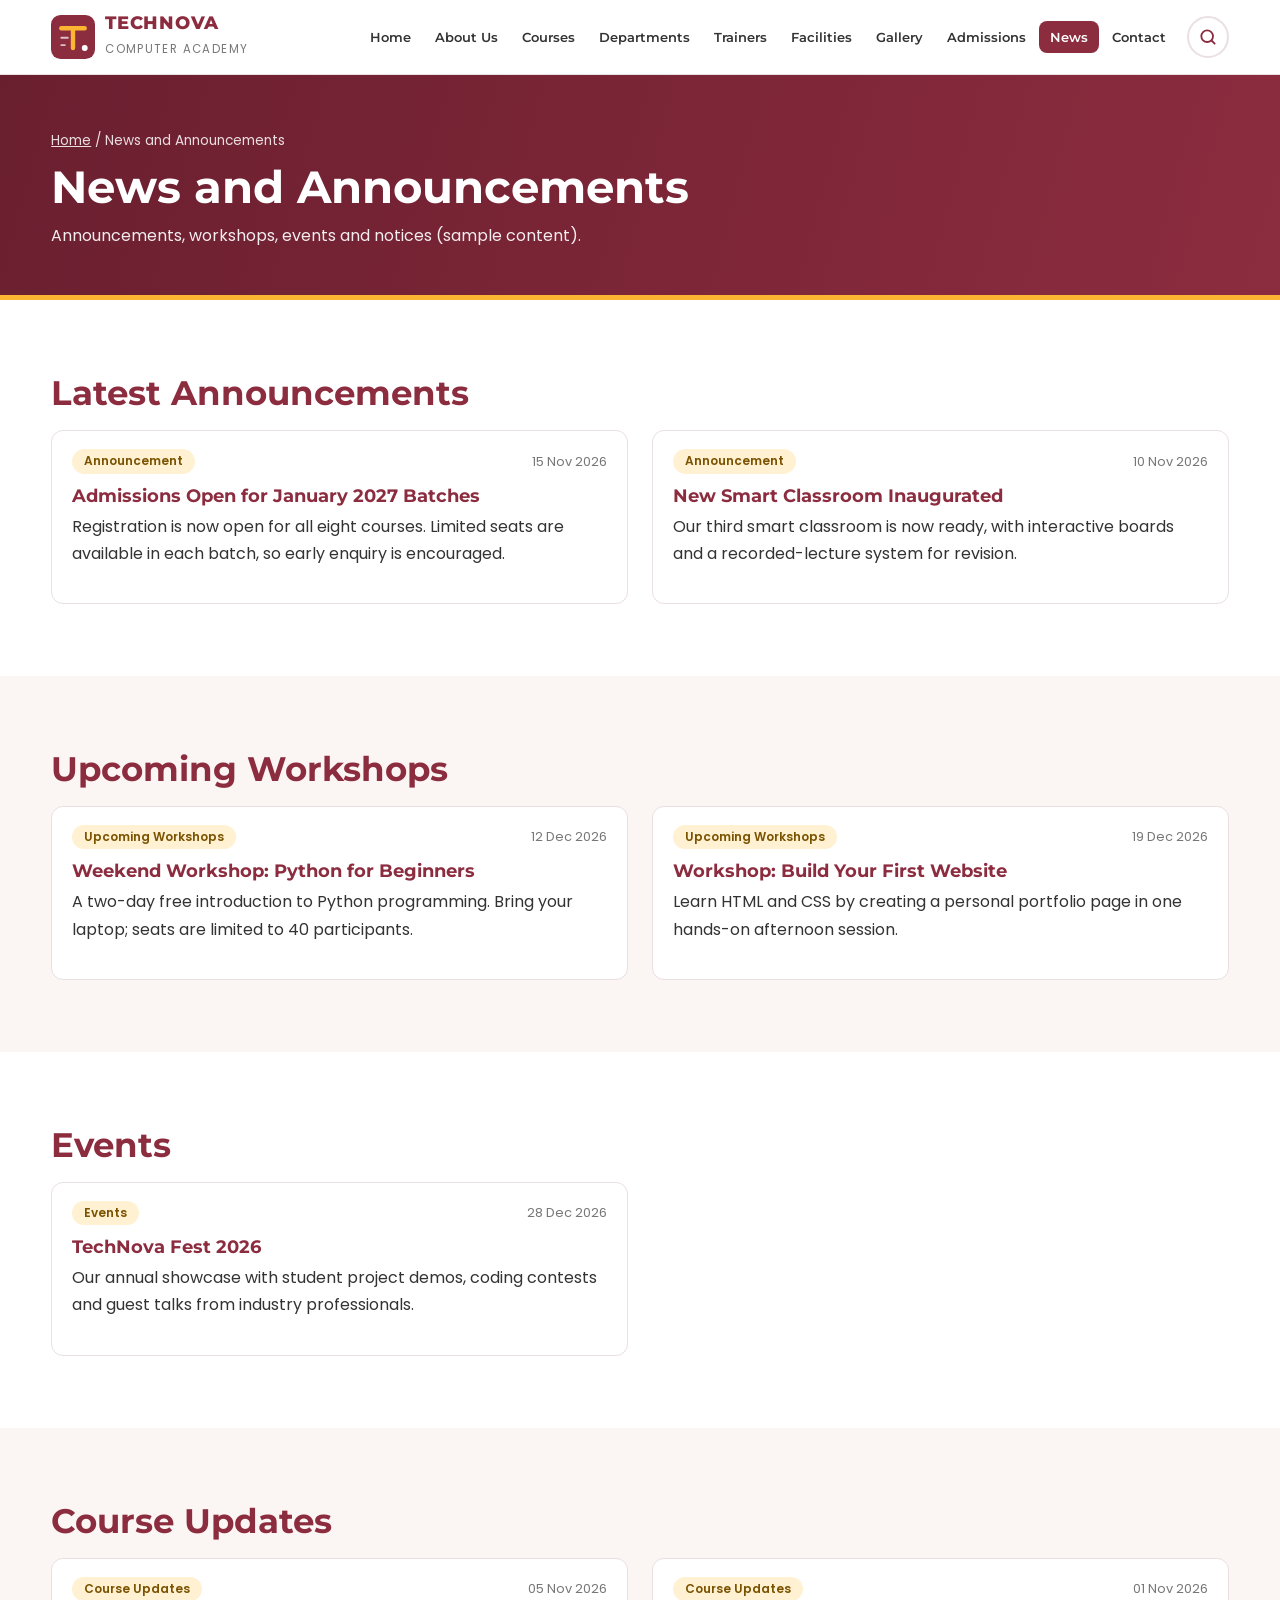
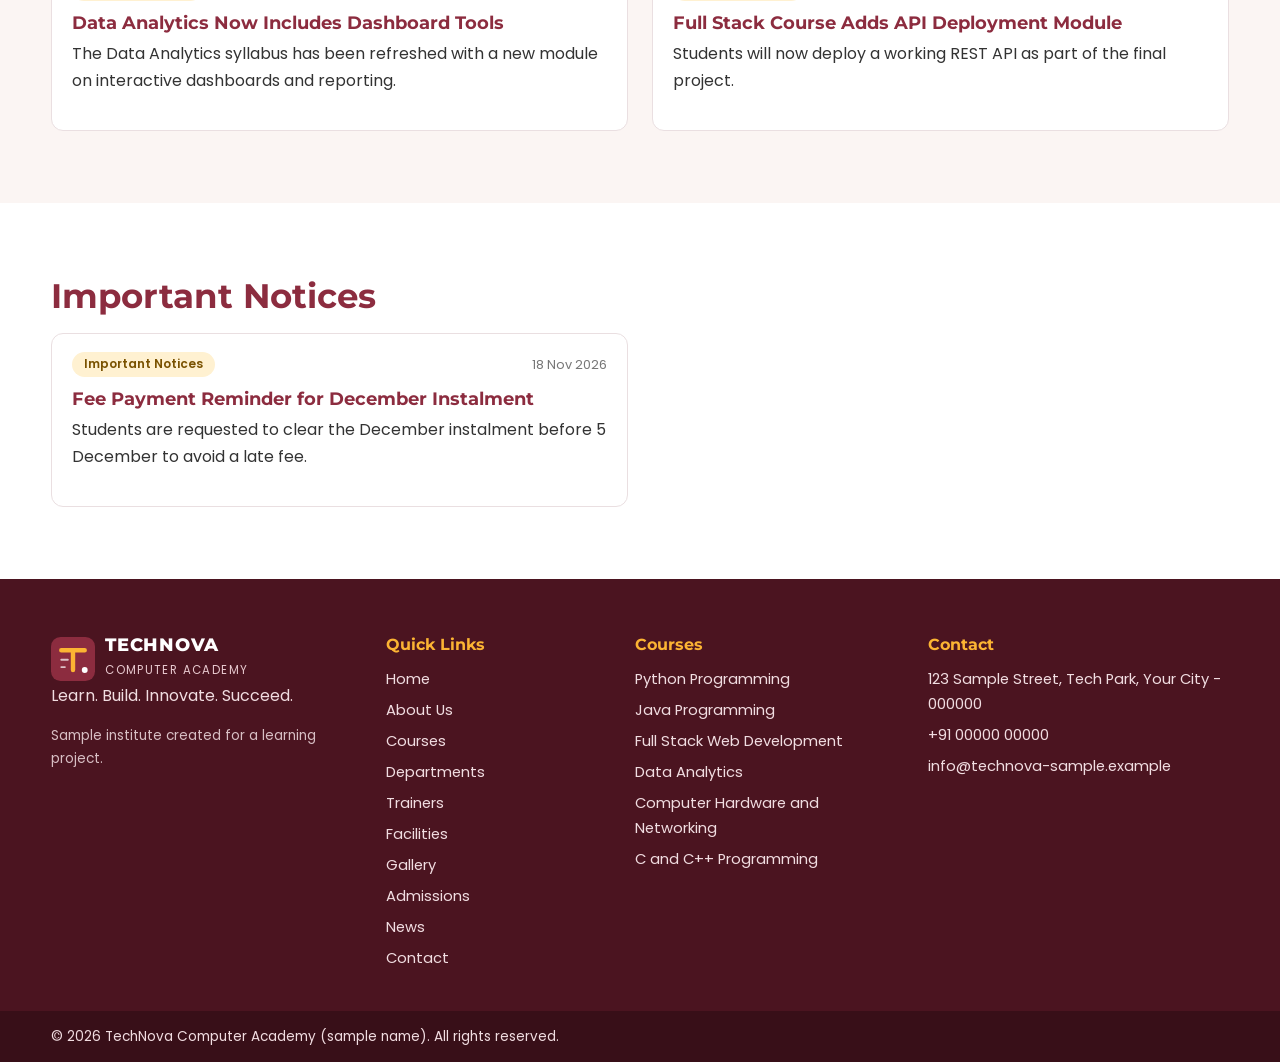
<file: news.html>
<!DOCTYPE html>
<html lang="en"><head><meta charset="utf-8"><meta name="viewport" content="width=device-width,initial-scale=1">
<title>News and Announcements | TechNova Computer Academy</title><meta name="description" content="Announcements, workshops, events and notices (sample content).">
<link rel="icon" href="img/logo/logo.svg" type="image/svg+xml">
<link rel="preconnect" href="https://fonts.googleapis.com"><link rel="preconnect" href="https://fonts.gstatic.com" crossorigin>
<link href="https://fonts.googleapis.com/css2?family=Montserrat:wght@500;600;700;800&amp;family=Poppins:wght@300;400;500;600&amp;display=swap" rel="stylesheet">
<link rel="stylesheet" href="css/style.css"><link rel="stylesheet" href="css/responsive.css">
<script src="js/main.js" defer></script><script src="js/search.js" defer></script><script src="js/validation.js" defer></script></head>
<body>
<a class="skip" href="#main">Skip to main content</a>
<header class="site-header"><div class="container nav-wrap">
<a class="brand" href="index.html" aria-label="TechNova Computer Academy home"><img src="img/logo/logo.svg" alt="" width="44" height="44"><span><b>TECHNOVA</b><small>Computer Academy</small></span></a>
<nav id="nav" class="nav" aria-label="Main navigation"><ul><li><a href="index.html">Home</a></li><li><a href="about.html">About Us</a></li><li><a href="courses.html">Courses</a></li><li><a href="departments.html">Departments</a></li><li><a href="trainers.html">Trainers</a></li><li><a href="facilities.html">Facilities</a></li><li><a href="gallery.html">Gallery</a></li><li><a href="admissions.html">Admissions</a></li><li><a href="news.html" class="active" aria-current="page">News</a></li><li><a href="contact.html">Contact</a></li></ul></nav>
<button class="icon-btn search-toggle" type="button" aria-label="Open site search"><svg width="20" height="20" viewBox="0 0 24 24" fill="none" stroke="currentColor" stroke-width="2.2" stroke-linecap="round" aria-hidden="true"><circle cx="11" cy="11" r="7"/><path d="m20 20-3.5-3.5"/></svg></button>
<button class="menu-toggle" type="button" aria-expanded="false" aria-controls="nav" aria-label="Toggle menu"><span></span><span></span><span></span></button>
</div></header>
<div class="search-overlay" id="searchOverlay" hidden role="dialog" aria-modal="true" aria-label="Site search"><div class="search-panel">
<form class="search-form" role="search" autocomplete="off"><label for="siteSearch" class="sr">Search the website</label><input id="siteSearch" type="search" placeholder="Search courses, trainers, admissions, news..."><button class="btn" type="submit">Search</button><button class="search-close" type="button" aria-label="Close search">&times;</button></form>
<p class="search-status" aria-live="polite"></p><ul class="search-results"></ul></div></div>
<main id="main">
<section class="page-hero"><div class="container"><nav class="crumbs" aria-label="Breadcrumb"><a href="index.html">Home</a> / <span>News and Announcements</span></nav><h1>News and Announcements</h1><p>Announcements, workshops, events and notices (sample content).</p></div></section>
<section class="section"><div class="container"><h2 class="left">Latest Announcements</h2><div class="grid g2"><article class="card news" id="n1"><div class="card-body"><div class="tags"><span class="tag gold">Announcement</span><span class="date">15 Nov 2026</span></div><h3>Admissions Open for January 2027 Batches</h3><p>Registration is now open for all eight courses. Limited seats are available in each batch, so early enquiry is encouraged.</p></div></article><article class="card news" id="n2"><div class="card-body"><div class="tags"><span class="tag gold">Announcement</span><span class="date">10 Nov 2026</span></div><h3>New Smart Classroom Inaugurated</h3><p>Our third smart classroom is now ready, with interactive boards and a recorded-lecture system for revision.</p></div></article></div></div></section><section class="section alt"><div class="container"><h2 class="left">Upcoming Workshops</h2><div class="grid g2"><article class="card news" id="n3"><div class="card-body"><div class="tags"><span class="tag gold">Upcoming Workshops</span><span class="date">12 Dec 2026</span></div><h3>Weekend Workshop: Python for Beginners</h3><p>A two-day free introduction to Python programming. Bring your laptop; seats are limited to 40 participants.</p></div></article><article class="card news" id="n4"><div class="card-body"><div class="tags"><span class="tag gold">Upcoming Workshops</span><span class="date">19 Dec 2026</span></div><h3>Workshop: Build Your First Website</h3><p>Learn HTML and CSS by creating a personal portfolio page in one hands-on afternoon session.</p></div></article></div></div></section><section class="section"><div class="container"><h2 class="left">Events</h2><div class="grid g2"><article class="card news" id="n5"><div class="card-body"><div class="tags"><span class="tag gold">Events</span><span class="date">28 Dec 2026</span></div><h3>TechNova Fest 2026</h3><p>Our annual showcase with student project demos, coding contests and guest talks from industry professionals.</p></div></article></div></div></section><section class="section alt"><div class="container"><h2 class="left">Course Updates</h2><div class="grid g2"><article class="card news" id="n6"><div class="card-body"><div class="tags"><span class="tag gold">Course Updates</span><span class="date">05 Nov 2026</span></div><h3>Data Analytics Now Includes Dashboard Tools</h3><p>The Data Analytics syllabus has been refreshed with a new module on interactive dashboards and reporting.</p></div></article><article class="card news" id="n7"><div class="card-body"><div class="tags"><span class="tag gold">Course Updates</span><span class="date">01 Nov 2026</span></div><h3>Full Stack Course Adds API Deployment Module</h3><p>Students will now deploy a working REST API as part of the final project.</p></div></article></div></div></section><section class="section"><div class="container"><h2 class="left">Important Notices</h2><div class="grid g2"><article class="card news" id="n8"><div class="card-body"><div class="tags"><span class="tag gold">Important Notices</span><span class="date">18 Nov 2026</span></div><h3>Fee Payment Reminder for December Instalment</h3><p>Students are requested to clear the December instalment before 5 December to avoid a late fee.</p></div></article></div></div></section>
</main>
<footer class="site-footer"><div class="container foot-grid">
<div><a class="brand light" href="index.html"><img src="img/logo/logo.svg" alt="" width="44" height="44"><span><b>TECHNOVA</b><small>Computer Academy</small></span></a><p>Learn. Build. Innovate. Succeed.</p><p class="small">Sample institute created for a learning project.</p></div>
<div><h4>Quick Links</h4><ul><li><a href="index.html">Home</a></li><li><a href="about.html">About Us</a></li><li><a href="courses.html">Courses</a></li><li><a href="departments.html">Departments</a></li><li><a href="trainers.html">Trainers</a></li><li><a href="facilities.html">Facilities</a></li><li><a href="gallery.html">Gallery</a></li><li><a href="admissions.html">Admissions</a></li><li><a href="news.html">News</a></li><li><a href="contact.html">Contact</a></li></ul></div>
<div><h4>Courses</h4><ul><li><a href="courses.html#python">Python Programming</a></li><li><a href="courses.html#java">Java Programming</a></li><li><a href="courses.html#fullstack">Full Stack Web Development</a></li><li><a href="courses.html#analytics">Data Analytics</a></li><li><a href="courses.html#networking">Computer Hardware and Networking</a></li><li><a href="courses.html#cpp">C and C++ Programming</a></li></ul></div>
<div><h4>Contact</h4><ul class="plain"><li>123 Sample Street, Tech Park, Your City - 000000</li><li>+91 00000 00000</li><li>info@technova-sample.example</li></ul></div>
</div><div class="foot-bar"><div class="container"><p>&copy; <span data-year>2026</span> TechNova Computer Academy (sample name). All rights reserved.</p></div></div></footer>
</body></html>
</file>
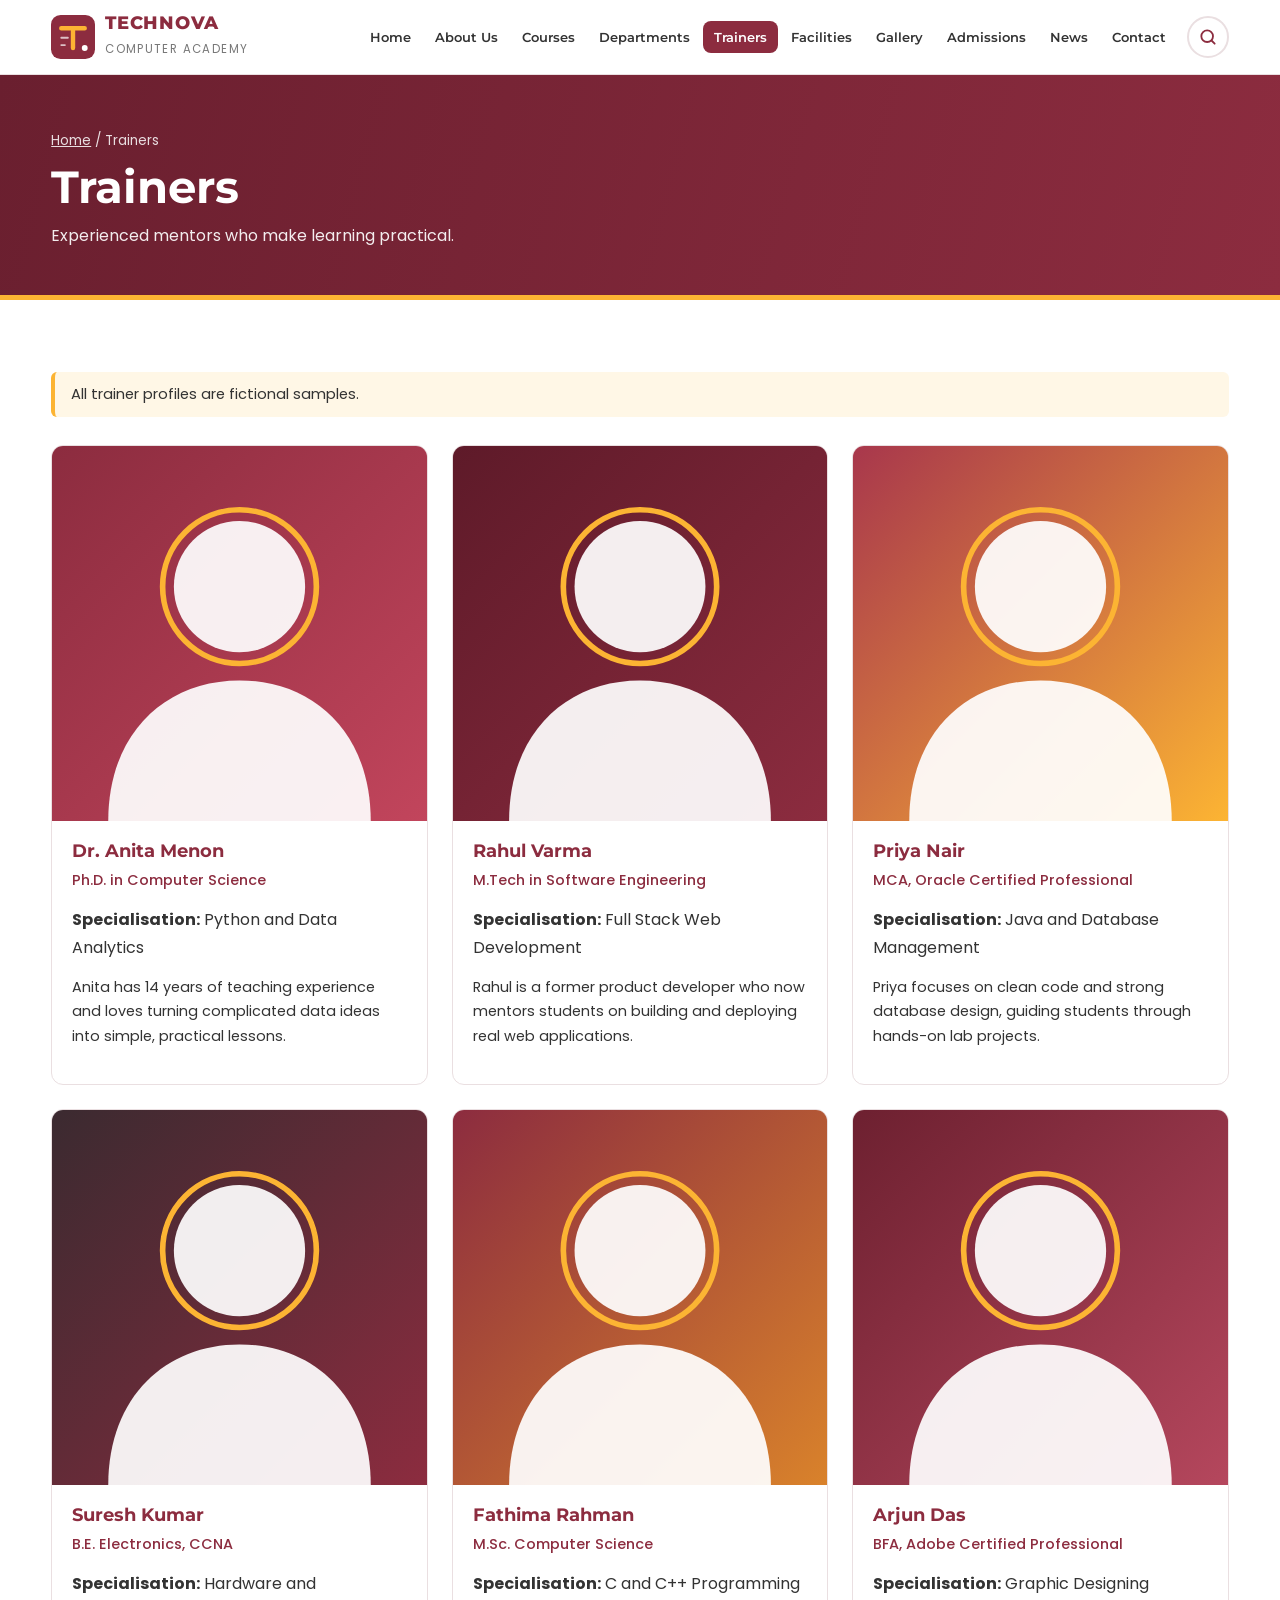
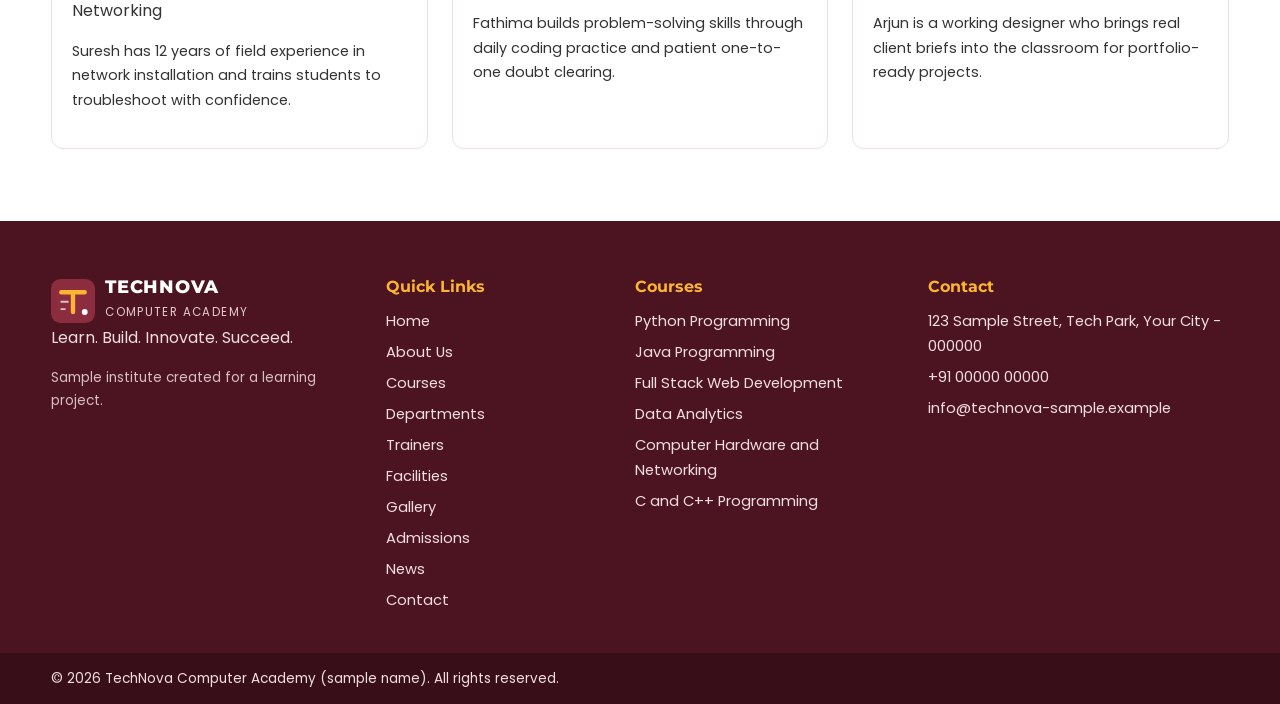
<file: trainers.html>
<!DOCTYPE html>
<html lang="en"><head><meta charset="utf-8"><meta name="viewport" content="width=device-width,initial-scale=1">
<title>Trainers | TechNova Computer Academy</title><meta name="description" content="Experienced mentors who make learning practical.">
<link rel="icon" href="img/logo/logo.svg" type="image/svg+xml">
<link rel="preconnect" href="https://fonts.googleapis.com"><link rel="preconnect" href="https://fonts.gstatic.com" crossorigin>
<link href="https://fonts.googleapis.com/css2?family=Montserrat:wght@500;600;700;800&amp;family=Poppins:wght@300;400;500;600&amp;display=swap" rel="stylesheet">
<link rel="stylesheet" href="css/style.css"><link rel="stylesheet" href="css/responsive.css">
<script src="js/main.js" defer></script><script src="js/search.js" defer></script><script src="js/validation.js" defer></script></head>
<body>
<a class="skip" href="#main">Skip to main content</a>
<header class="site-header"><div class="container nav-wrap">
<a class="brand" href="index.html" aria-label="TechNova Computer Academy home"><img src="img/logo/logo.svg" alt="" width="44" height="44"><span><b>TECHNOVA</b><small>Computer Academy</small></span></a>
<nav id="nav" class="nav" aria-label="Main navigation"><ul><li><a href="index.html">Home</a></li><li><a href="about.html">About Us</a></li><li><a href="courses.html">Courses</a></li><li><a href="departments.html">Departments</a></li><li><a href="trainers.html" class="active" aria-current="page">Trainers</a></li><li><a href="facilities.html">Facilities</a></li><li><a href="gallery.html">Gallery</a></li><li><a href="admissions.html">Admissions</a></li><li><a href="news.html">News</a></li><li><a href="contact.html">Contact</a></li></ul></nav>
<button class="icon-btn search-toggle" type="button" aria-label="Open site search"><svg width="20" height="20" viewBox="0 0 24 24" fill="none" stroke="currentColor" stroke-width="2.2" stroke-linecap="round" aria-hidden="true"><circle cx="11" cy="11" r="7"/><path d="m20 20-3.5-3.5"/></svg></button>
<button class="menu-toggle" type="button" aria-expanded="false" aria-controls="nav" aria-label="Toggle menu"><span></span><span></span><span></span></button>
</div></header>
<div class="search-overlay" id="searchOverlay" hidden role="dialog" aria-modal="true" aria-label="Site search"><div class="search-panel">
<form class="search-form" role="search" autocomplete="off"><label for="siteSearch" class="sr">Search the website</label><input id="siteSearch" type="search" placeholder="Search courses, trainers, admissions, news..."><button class="btn" type="submit">Search</button><button class="search-close" type="button" aria-label="Close search">&times;</button></form>
<p class="search-status" aria-live="polite"></p><ul class="search-results"></ul></div></div>
<main id="main">
<section class="page-hero"><div class="container"><nav class="crumbs" aria-label="Breadcrumb"><a href="index.html">Home</a> / <span>Trainers</span></nav><h1>Trainers</h1><p>Experienced mentors who make learning practical.</p></div></section>
<section class="section"><div class="container"><p class="note">All trainer profiles are fictional samples.</p><div class="grid g3"><article class="card trainer" id="t1"><img src="img/trainers/t1.svg" alt="Portrait of Dr. Anita Menon" width="400" height="400" loading="lazy">
<div class="card-body"><h3>Dr. Anita Menon</h3><p class="qual">Ph.D. in Computer Science</p><p><b>Specialisation:</b> Python and Data Analytics</p><p class="bio">Anita has 14 years of teaching experience and loves turning complicated data ideas into simple, practical lessons.</p></div></article><article class="card trainer" id="t2"><img src="img/trainers/t2.svg" alt="Portrait of Rahul Varma" width="400" height="400" loading="lazy">
<div class="card-body"><h3>Rahul Varma</h3><p class="qual">M.Tech in Software Engineering</p><p><b>Specialisation:</b> Full Stack Web Development</p><p class="bio">Rahul is a former product developer who now mentors students on building and deploying real web applications.</p></div></article><article class="card trainer" id="t3"><img src="img/trainers/t3.svg" alt="Portrait of Priya Nair" width="400" height="400" loading="lazy">
<div class="card-body"><h3>Priya Nair</h3><p class="qual">MCA, Oracle Certified Professional</p><p><b>Specialisation:</b> Java and Database Management</p><p class="bio">Priya focuses on clean code and strong database design, guiding students through hands-on lab projects.</p></div></article><article class="card trainer" id="t4"><img src="img/trainers/t4.svg" alt="Portrait of Suresh Kumar" width="400" height="400" loading="lazy">
<div class="card-body"><h3>Suresh Kumar</h3><p class="qual">B.E. Electronics, CCNA</p><p><b>Specialisation:</b> Hardware and Networking</p><p class="bio">Suresh has 12 years of field experience in network installation and trains students to troubleshoot with confidence.</p></div></article><article class="card trainer" id="t5"><img src="img/trainers/t5.svg" alt="Portrait of Fathima Rahman" width="400" height="400" loading="lazy">
<div class="card-body"><h3>Fathima Rahman</h3><p class="qual">M.Sc. Computer Science</p><p><b>Specialisation:</b> C and C++ Programming</p><p class="bio">Fathima builds problem-solving skills through daily coding practice and patient one-to-one doubt clearing.</p></div></article><article class="card trainer" id="t6"><img src="img/trainers/t6.svg" alt="Portrait of Arjun Das" width="400" height="400" loading="lazy">
<div class="card-body"><h3>Arjun Das</h3><p class="qual">BFA, Adobe Certified Professional</p><p><b>Specialisation:</b> Graphic Designing</p><p class="bio">Arjun is a working designer who brings real client briefs into the classroom for portfolio-ready projects.</p></div></article></div></div></section>
</main>
<footer class="site-footer"><div class="container foot-grid">
<div><a class="brand light" href="index.html"><img src="img/logo/logo.svg" alt="" width="44" height="44"><span><b>TECHNOVA</b><small>Computer Academy</small></span></a><p>Learn. Build. Innovate. Succeed.</p><p class="small">Sample institute created for a learning project.</p></div>
<div><h4>Quick Links</h4><ul><li><a href="index.html">Home</a></li><li><a href="about.html">About Us</a></li><li><a href="courses.html">Courses</a></li><li><a href="departments.html">Departments</a></li><li><a href="trainers.html">Trainers</a></li><li><a href="facilities.html">Facilities</a></li><li><a href="gallery.html">Gallery</a></li><li><a href="admissions.html">Admissions</a></li><li><a href="news.html">News</a></li><li><a href="contact.html">Contact</a></li></ul></div>
<div><h4>Courses</h4><ul><li><a href="courses.html#python">Python Programming</a></li><li><a href="courses.html#java">Java Programming</a></li><li><a href="courses.html#fullstack">Full Stack Web Development</a></li><li><a href="courses.html#analytics">Data Analytics</a></li><li><a href="courses.html#networking">Computer Hardware and Networking</a></li><li><a href="courses.html#cpp">C and C++ Programming</a></li></ul></div>
<div><h4>Contact</h4><ul class="plain"><li>123 Sample Street, Tech Park, Your City - 000000</li><li>+91 00000 00000</li><li>info@technova-sample.example</li></ul></div>
</div><div class="foot-bar"><div class="container"><p>&copy; <span data-year>2026</span> TechNova Computer Academy (sample name). All rights reserved.</p></div></div></footer>
</body></html>
</file>
<file: css/style.css>
:root{--maroon:#8C2C3F;--maroon-d:#6a1f2f;--gold:#FCB433;--text:#333333;--soft:#fbf5f3;--line:#eadfe1;--r:12px}
*,*::before,*::after{box-sizing:border-box;margin:0;padding:0}
html{scroll-behavior:smooth;scroll-padding-top:84px}
body{font-family:'Poppins',Arial,sans-serif;color:var(--text);background:#fff;line-height:1.7;font-size:16px}
h1,h2,h3,h4{font-family:'Montserrat',Arial,sans-serif;color:var(--maroon);line-height:1.25;font-weight:700}
h2{font-size:clamp(1.5rem,3vw,2.1rem);margin-bottom:14px}h3{font-size:1.15rem;margin-bottom:6px}h4{font-size:1rem;margin:12px 0 6px}
p{margin-bottom:14px}ul,ol{padding-left:0;list-style:none}
img{max-width:100%;height:auto;display:block}a{color:inherit;text-decoration:none}
:focus-visible{outline:3px solid var(--gold);outline-offset:3px}
.sr{position:absolute;width:1px;height:1px;overflow:hidden;clip:rect(0 0 0 0)}
.skip{position:absolute;left:-999px;top:8px;background:var(--gold);color:#222;padding:8px 14px;z-index:300;border-radius:6px}.skip:focus{left:8px}
.container{width:min(1180px,92%);margin-inline:auto}.narrow{width:min(760px,92%)}
.center{text-align:center}.mt{margin-top:32px}.small{font-size:.85rem;opacity:.85}
.section{padding:72px 0}.section.alt{background:var(--soft)}
.sec-head{text-align:center;max-width:640px;margin:0 auto 40px}
.sec-head h2::after{content:'';display:block;width:56px;height:4px;background:var(--gold);border-radius:4px;margin:12px auto 0}
h2.left{margin-bottom:16px}
.note{background:#fff7e6;border-left:4px solid var(--gold);padding:10px 16px;border-radius:6px;margin-bottom:28px;font-size:.92rem}
/* buttons */
.btn{display:inline-block;background:var(--maroon);color:#fff;font:600 .95rem 'Montserrat',Arial,sans-serif;padding:12px 26px;border-radius:50px;border:2px solid var(--maroon);cursor:pointer;transition:background .25s,color .25s,transform .25s}
.btn:hover{background:var(--maroon-d);border-color:var(--maroon-d);transform:translateY(-2px)}
.btn-sm{padding:8px 20px;font-size:.85rem}
.btn-gold{background:var(--gold);border-color:var(--gold);color:#2b1a1e}.btn-gold:hover{background:#e9a022;border-color:#e9a022}
.btn-outline{background:transparent;border-color:#fff;color:#fff}.btn-outline:hover{background:#fff;color:var(--maroon)}
.link{color:var(--maroon);font-weight:600;border-bottom:2px solid var(--gold)}
/* header */
.site-header{position:sticky;top:0;z-index:100;background:#fff;border-bottom:1px solid var(--line);transition:box-shadow .3s}
.site-header.scrolled{box-shadow:0 4px 18px rgba(60,20,30,.14)}
.nav-wrap{display:flex;align-items:center;gap:10px;min-height:74px}
.brand{display:flex;align-items:center;gap:10px;margin-right:auto}
.brand b{display:block;font:800 1.15rem 'Montserrat',Arial,sans-serif;color:var(--maroon);letter-spacing:.04em;line-height:1.1}
.brand small{font-size:.72rem;color:#777;letter-spacing:.12em;text-transform:uppercase}
.brand.light b{color:#fff}.brand.light small{color:#e8c9cf}
.nav ul{display:flex;gap:2px}
.nav a{display:block;padding:8px 11px;font:600 .82rem 'Montserrat',Arial,sans-serif;border-radius:8px;transition:background .2s,color .2s}
.nav a:hover{background:#f6e9ec;color:var(--maroon)}
.nav a.active{background:var(--maroon);color:#fff}
.icon-btn{width:42px;height:42px;border-radius:50%;border:2px solid var(--line);background:#fff;color:var(--maroon);cursor:pointer;display:grid;place-items:center;transition:background .2s,color .2s}
.icon-btn:hover{background:var(--gold);color:#2b1a1e;border-color:var(--gold)}
.menu-toggle{display:none;width:44px;height:44px;border:0;background:var(--maroon);border-radius:10px;cursor:pointer;flex-direction:column;justify-content:center;align-items:center;gap:5px}
.menu-toggle span{width:22px;height:2.5px;background:#fff;border-radius:2px;transition:transform .25s,opacity .25s}
.menu-toggle[aria-expanded="true"] span:nth-child(1){transform:translateY(7.5px) rotate(45deg)}
.menu-toggle[aria-expanded="true"] span:nth-child(2){opacity:0}
.menu-toggle[aria-expanded="true"] span:nth-child(3){transform:translateY(-7.5px) rotate(-45deg)}
/* search overlay */
.search-overlay{position:fixed;inset:0;background:rgba(48,14,22,.72);z-index:200;padding:7vh 4% 4%;overflow:auto}
.search-overlay[hidden]{display:none}
.search-panel{background:#fff;max-width:720px;margin:auto;border-radius:var(--r);padding:22px;box-shadow:0 20px 50px rgba(0,0,0,.35)}
.search-form{display:flex;gap:8px;align-items:center}
.search-form input,.hero-search input{flex:1;min-width:0;padding:12px 18px;border:2px solid var(--line);border-radius:50px;font:inherit}
.search-form input:focus{border-color:var(--maroon);outline:none}
.search-close{width:42px;height:42px;border:0;background:transparent;font-size:2rem;line-height:1;color:var(--maroon);cursor:pointer}
.search-status{margin:14px 0 6px;font-size:.9rem;color:#666}
.search-results li a{display:block;padding:12px 14px;border-radius:10px;border:1px solid var(--line);margin-bottom:8px;transition:border-color .2s,background .2s}
.search-results li a:hover,.search-results li a:focus-visible{border-color:var(--maroon);background:var(--soft)}
.search-results b{color:var(--maroon);font-family:'Montserrat',Arial,sans-serif}
.search-results small{display:block;color:#666;margin-top:2px;line-height:1.45}
.badge{display:inline-block;font-size:.7rem;font-weight:600;background:var(--gold);color:#2b1a1e;padding:1px 10px;border-radius:20px;margin-left:8px;vertical-align:middle}
.sugg{display:flex;flex-wrap:wrap;gap:8px;margin-top:8px}
.no-scroll{overflow:hidden}
/* hero */
.hero{color:#fff;background:linear-gradient(105deg,rgba(80,16,32,.94) 15%,rgba(140,44,63,.72)),url(../img/banners/hero.svg) center/cover;padding:96px 0 104px}
.hero-inner{display:grid;grid-template-columns:1.6fr 1fr;gap:40px;align-items:center}
.welcome{color:var(--gold);font-weight:600;margin-bottom:10px}
.hero h1{color:#fff;font-size:clamp(2.2rem,5.2vw,3.8rem);margin-bottom:18px;max-width:14ch}
.lead{max-width:56ch;font-size:1.05rem;opacity:.95}
.hero-actions{display:flex;flex-wrap:wrap;gap:12px;margin:22px 0}
.hero-search{display:flex;gap:8px;max-width:520px}.hero-search input{border:0}
.hero-stats{display:grid;gap:14px}
.hero-stats div{background:rgba(255,255,255,.12);border:1px solid rgba(255,255,255,.25);border-left:5px solid var(--gold);border-radius:var(--r);padding:16px 22px}
.hero-stats b{display:block;font:800 2.2rem 'Montserrat',Arial,sans-serif;color:var(--gold);line-height:1.1}
.page-hero{background:linear-gradient(105deg,var(--maroon-d),var(--maroon));color:#fff;padding:54px 0 46px;border-bottom:5px solid var(--gold)}
.page-hero h1{color:#fff;font-size:clamp(1.9rem,4vw,2.8rem)}.page-hero p{margin:6px 0 0;opacity:.92}
.crumbs{font-size:.85rem;opacity:.85;margin-bottom:8px}.crumbs a{text-decoration:underline}
/* layout */
.grid{display:grid;gap:24px}.g2{grid-template-columns:repeat(2,1fr)}.g3{grid-template-columns:repeat(3,1fr)}.g4{grid-template-columns:repeat(4,1fr)}.g5{grid-template-columns:repeat(5,1fr)}
.split{display:grid;grid-template-columns:1fr 1fr;gap:48px;align-items:center}.split.rev>:first-child{order:2}
.round{border-radius:var(--r);box-shadow:0 14px 34px rgba(110,30,48,.18)}
/* cards */
.card{background:#fff;border:1px solid var(--line);border-radius:var(--r);overflow:hidden;transition:transform .3s,box-shadow .3s}
.card:hover{transform:translateY(-5px);box-shadow:0 14px 30px rgba(110,30,48,.16)}
.card-body{padding:18px 20px 22px}.pad{padding:28px}
.card:target{outline:3px solid var(--gold);outline-offset:2px}
section:target h2{text-decoration:underline;text-decoration-color:var(--gold);text-underline-offset:6px}
.card.course img{width:100%;aspect-ratio:5/3;object-fit:cover}
.tags{display:flex;flex-wrap:wrap;gap:8px;margin-bottom:10px;align-items:center}
.tag{font-size:.75rem;font-weight:600;background:#f6e9ec;color:var(--maroon);padding:2px 12px;border-radius:20px}.tag.gold{background:#fff1d1;color:#7a5200}
.date{font-size:.8rem;color:#777;margin-left:auto}
.more{margin-top:14px;padding-top:12px;border-top:1px dashed var(--line);animation:open .3s ease}
.more[hidden]{display:none}.more li{padding-left:18px;position:relative;font-size:.9rem}.more li::before{content:'';position:absolute;left:0;top:.7em;width:8px;height:8px;border-radius:2px;background:var(--gold)}
@keyframes open{from{opacity:0;transform:translateY(-6px)}to{opacity:1;transform:none}}
.trainer img{width:100%;aspect-ratio:1/1;object-fit:cover}.qual{color:var(--maroon);font-weight:500;font-size:.9rem}.bio{font-size:.9rem;margin-top:8px}
.feature{padding:26px;border:1px solid var(--line);border-radius:var(--r);background:#fff;transition:border-color .3s}.feature:hover{border-color:var(--gold)}
.ico{display:inline-grid;place-items:center;width:52px;height:52px;border-radius:14px;background:#f6e9ec;font-size:1.6rem;margin-bottom:12px}
.mini-fac{display:flex;flex-direction:column;align-items:center;text-align:center;gap:8px;padding:22px 12px;border:1px solid var(--line);border-radius:var(--r);font:600 .9rem 'Montserrat',Arial,sans-serif;transition:background .25s,color .25s}
.mini-fac span{font-size:2rem}.mini-fac:hover{background:var(--maroon);color:#fff}
.testi{background:var(--maroon);color:#fff;border-radius:var(--r);padding:28px;border-bottom:5px solid var(--gold)}
.testi footer{display:flex;flex-direction:column}.testi footer span{font-size:.85rem;color:#f3d3d9}
.gal-prev img{border-radius:var(--r);width:100%;aspect-ratio:4/3;object-fit:cover;transition:transform .3s}.gal-prev a{overflow:hidden;border-radius:var(--r);display:block}.gal-prev a:hover img{transform:scale(1.06)}
.cta{background:var(--maroon);color:#fff;text-align:center;padding:60px 0}.cta h2{color:#fff}
.checks{display:grid;grid-template-columns:1fr 1fr;gap:10px 28px}.checks.one{grid-template-columns:1fr}
.checks li{padding-left:30px;position:relative}.checks li::before{content:'✔';position:absolute;left:0;top:0;width:22px;height:22px;border-radius:50%;background:var(--gold);color:#2b1a1e;font-size:.75rem;display:grid;place-items:center;margin-top:3px}
.timeline{max-width:760px;margin:auto;border-left:3px solid var(--gold);padding-left:26px}
.timeline li{position:relative;margin-bottom:26px;display:flex;gap:18px}.timeline li::before{content:'';position:absolute;left:-36px;top:8px;width:15px;height:15px;border-radius:50%;background:var(--maroon);border:3px solid var(--gold)}
.yr{font:800 1.2rem 'Montserrat',Arial,sans-serif;color:var(--maroon);min-width:56px}
.stat{text-align:center;padding:28px 14px;border-radius:var(--r);background:var(--maroon);color:#fff}
.stat b{display:block;font:800 2.5rem 'Montserrat',Arial,sans-serif;color:var(--gold)}.stat b::after{content:'+'}
.steps{counter-reset:s;display:grid;grid-template-columns:repeat(5,1fr);gap:18px}
.steps li{counter-increment:s;background:#fff;border:1px solid var(--line);border-top:4px solid var(--gold);border-radius:var(--r);padding:20px 16px}
.steps li::before{content:counter(s);display:grid;place-items:center;width:34px;height:34px;border-radius:50%;background:var(--maroon);color:#fff;font-weight:700;margin-bottom:10px}
.table-wrap{overflow-x:auto}table{width:100%;border-collapse:collapse;background:#fff}
th,td{padding:14px 18px;text-align:left;border-bottom:1px solid var(--line)}th{background:var(--maroon);color:#fff;font-family:'Montserrat',Arial,sans-serif}
.dept h4{color:var(--text)}
/* forms */
.form{background:#fff;border:1px solid var(--line);border-radius:var(--r);padding:26px}
.field{margin-bottom:16px}.field label{display:block;font-weight:500;margin-bottom:4px;font-size:.92rem}.req{color:#c0392b}
.field input,.field select,.field textarea{width:100%;padding:11px 14px;border:2px solid var(--line);border-radius:10px;font:inherit;background:#fff;color:var(--text)}
.field input:focus,.field select:focus,.field textarea:focus{border-color:var(--maroon);outline:none}
.field [aria-invalid="true"]{border-color:#c0392b}.field .error{display:block;color:#b02a1c;font-size:.82rem;min-height:1.1em;margin-top:2px}
.form-result{margin-top:14px;padding:12px 16px;border-radius:8px;background:#e8f6ec;color:#1d5b31;font-weight:500}.form-result[hidden]{display:none}
.demo-note{margin:14px 0 0;font-size:.82rem;background:#fff7e6;border-left:4px solid var(--gold);padding:8px 12px;border-radius:6px}
.map-box{height:240px;border-radius:var(--r);background:repeating-linear-gradient(45deg,#f3e6e8,#f3e6e8 14px,#faf0f1 14px,#faf0f1 28px);border:2px dashed var(--maroon);display:grid;place-items:center;text-align:center;margin-bottom:12px}
.pin{font-size:2.6rem}.social{display:flex;flex-wrap:wrap;gap:10px}.social a{display:block;padding:8px 18px;border-radius:50px;background:var(--maroon);color:#fff;font-weight:500;font-size:.9rem;transition:background .2s}.social a:hover{background:var(--gold);color:#2b1a1e}
/* gallery */
.chips{display:flex;flex-wrap:wrap;gap:10px;justify-content:center;margin-bottom:28px}
.chip{border:2px solid var(--maroon);background:#fff;color:var(--maroon);padding:7px 20px;border-radius:50px;font:600 .85rem 'Montserrat',Arial,sans-serif;cursor:pointer;transition:background .2s,color .2s}
.chip:hover,.chip.active{background:var(--maroon);color:#fff}
.gal-grid{display:grid;grid-template-columns:repeat(auto-fill,minmax(250px,1fr));gap:18px}
.gal-item{position:relative;border:0;padding:0;border-radius:var(--r);overflow:hidden;cursor:zoom-in;background:#eee}
.gal-item[hidden]{display:none}.gal-item img{width:100%;aspect-ratio:4/3;object-fit:cover;transition:transform .35s}.gal-item:hover img{transform:scale(1.07)}
.gal-item span{position:absolute;left:0;right:0;bottom:0;padding:22px 12px 10px;background:linear-gradient(transparent,rgba(60,10,22,.88));color:#fff;font-size:.88rem;text-align:left}
.lightbox{position:fixed;inset:0;background:rgba(20,6,10,.92);z-index:250;display:flex;flex-direction:column;align-items:center;justify-content:center;padding:20px}
.lightbox[hidden]{display:none}.lightbox img{max-height:76vh;border-radius:10px}.lightbox p{color:#fff;margin-top:14px}
.lb-btn{position:absolute;background:rgba(255,255,255,.15);border:0;color:#fff;font-size:2rem;width:48px;height:48px;border-radius:50%;cursor:pointer}.lb-btn:hover{background:var(--gold);color:#222}
.lb-close{top:18px;right:18px}.lb-prev{left:18px;top:50%}.lb-next{right:18px;top:50%}
/* footer + misc */
.site-footer{background:#4b1420;color:#f1dde1}.foot-grid{display:grid;grid-template-columns:1.4fr 1fr 1.2fr 1.4fr;gap:34px;padding:56px 0 34px}
.site-footer h4{color:var(--gold);margin:0 0 12px}.site-footer li{margin-bottom:6px;font-size:.92rem}.site-footer a:hover{color:var(--gold)}
.foot-bar{background:#380f18;padding:14px 0;font-size:.85rem}.foot-bar p{margin:0}
.to-top{position:fixed;right:18px;bottom:18px;width:46px;height:46px;border-radius:50%;border:0;background:var(--gold);color:#2b1a1e;font-size:1.3rem;font-weight:700;cursor:pointer;box-shadow:0 6px 16px rgba(0,0,0,.25);z-index:90}.to-top[hidden]{display:none}
.js .reveal{opacity:0;transform:translateY(18px);transition:opacity .6s,transform .6s}.js .reveal.in{opacity:1;transform:none}
@media (prefers-reduced-motion:reduce){*{animation:none!important;transition:none!important;scroll-behavior:auto!important}.js .reveal{opacity:1;transform:none}}
</file>
<file: css/responsive.css>
/* Tablet and mobile adjustments */
@media (max-width:1180px){
 .menu-toggle{display:flex}
 .nav{position:fixed;top:74px;left:0;right:0;background:#fff;border-bottom:4px solid var(--gold);max-height:calc(100vh - 74px);overflow-y:auto;box-shadow:0 14px 24px rgba(0,0,0,.15);transform:translateY(-120%);visibility:hidden;transition:transform .3s,visibility .3s}
 .nav.open{transform:none;visibility:visible}
 .nav ul{flex-direction:column;padding:10px 4%}.nav a{padding:12px 14px;font-size:.95rem}
}
@media (max-width:992px){
 .g4,.g5{grid-template-columns:repeat(2,1fr)}.g3{grid-template-columns:repeat(2,1fr)}
 .hero-inner,.split{grid-template-columns:1fr}.split.rev>:first-child{order:0}.hero-stats{grid-template-columns:repeat(3,1fr)}
 .steps{grid-template-columns:repeat(2,1fr)}.foot-grid{grid-template-columns:1fr 1fr}
}
@media (max-width:640px){
 .section{padding:52px 0}.hero{padding:64px 0 70px}
 .g2,.g3,.g4,.checks,.steps,.foot-grid{grid-template-columns:1fr}.g5{grid-template-columns:repeat(2,1fr)}
 .hero-stats{grid-template-columns:1fr}.hero-search,.search-form{flex-wrap:wrap}
 .hero-actions .btn{flex:1 1 100%;text-align:center}.timeline li{flex-direction:column;gap:2px}
 .brand small{display:none}.lb-prev,.lb-next{top:auto;bottom:20px}
}
</file>
